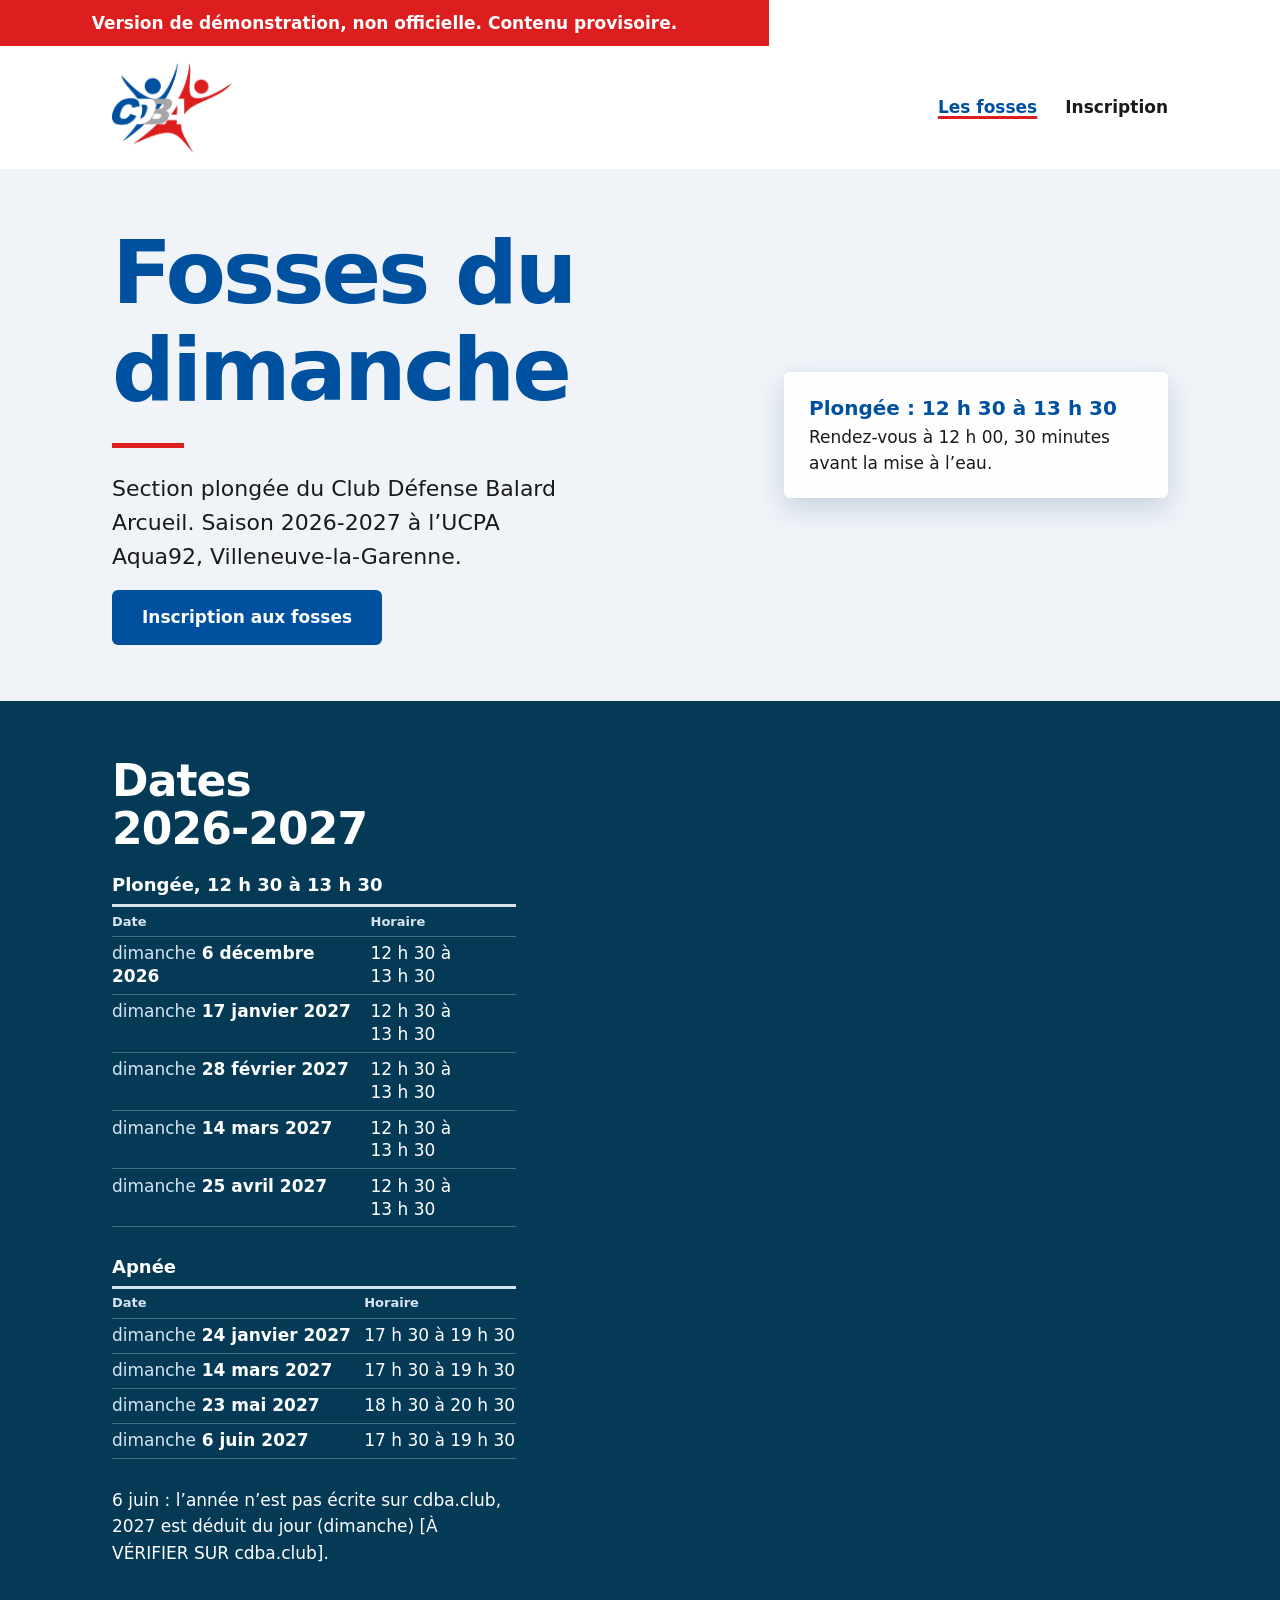
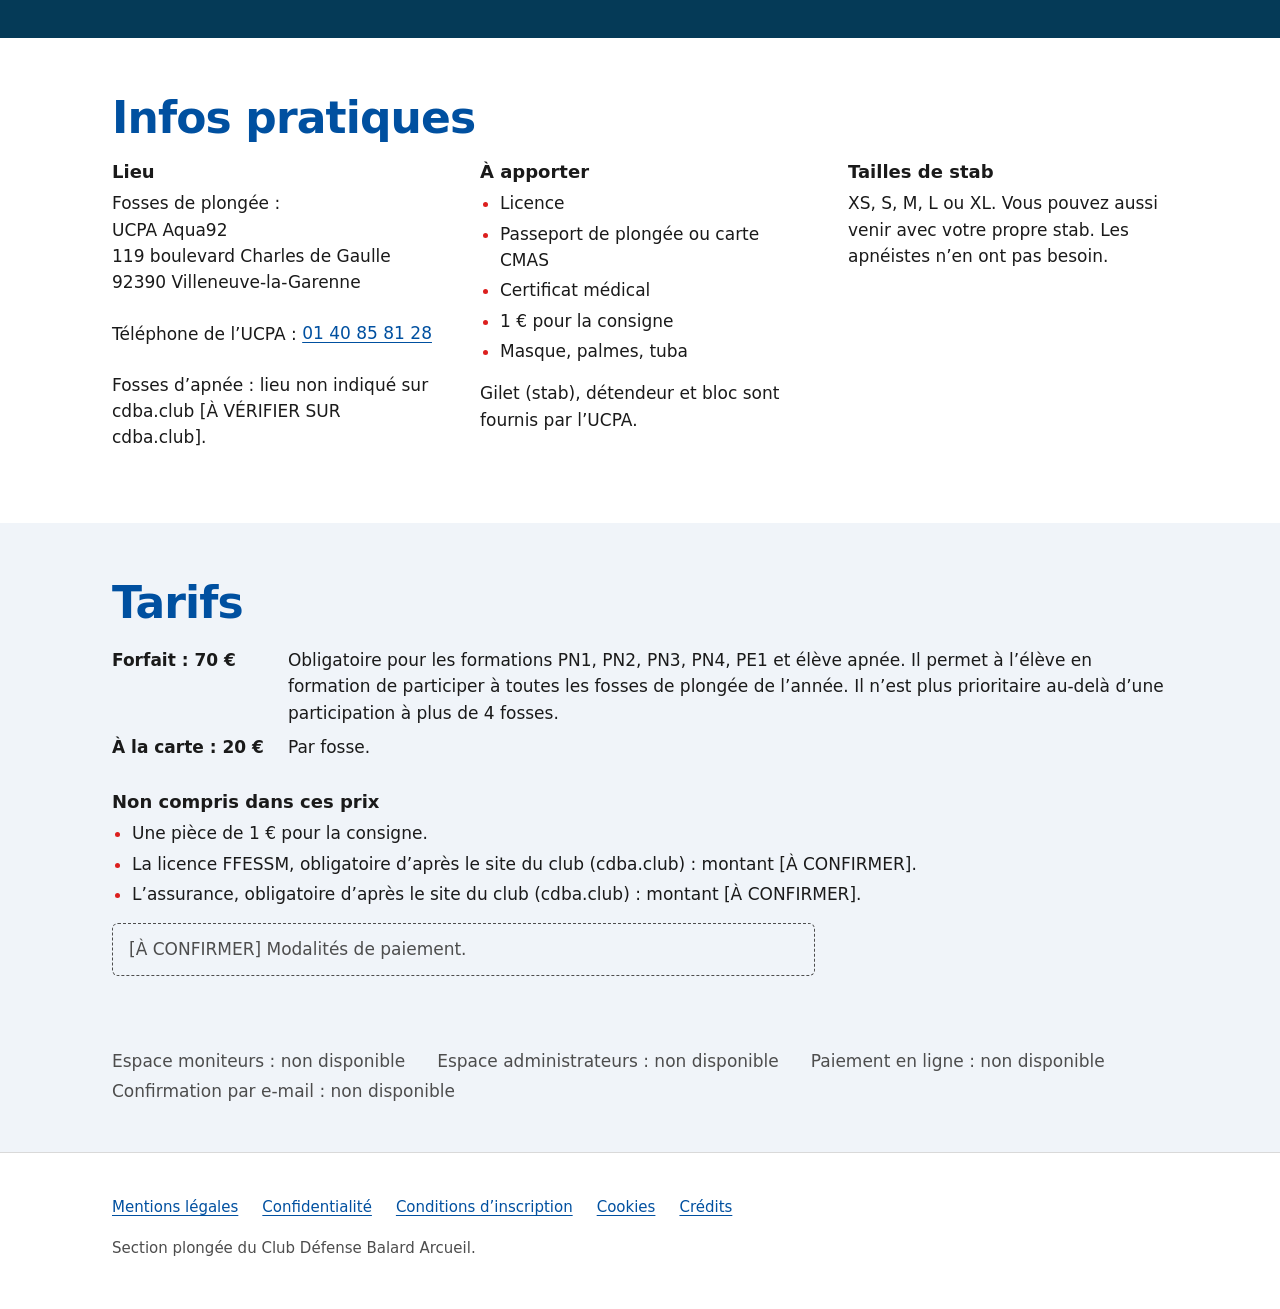
<file: index.html>
<!doctype html>
<html lang="fr">
<head>
<meta charset="utf-8">
<meta http-equiv="refresh" content="0; url=CDBA-demo-public/">
<meta name="robots" content="noindex, nofollow">
<title>CDBA - démonstration</title>
</head>
<body>
<p><a href="CDBA-demo-public/">Ouvrir la démonstration</a></p>
</body>
</html>
</file>
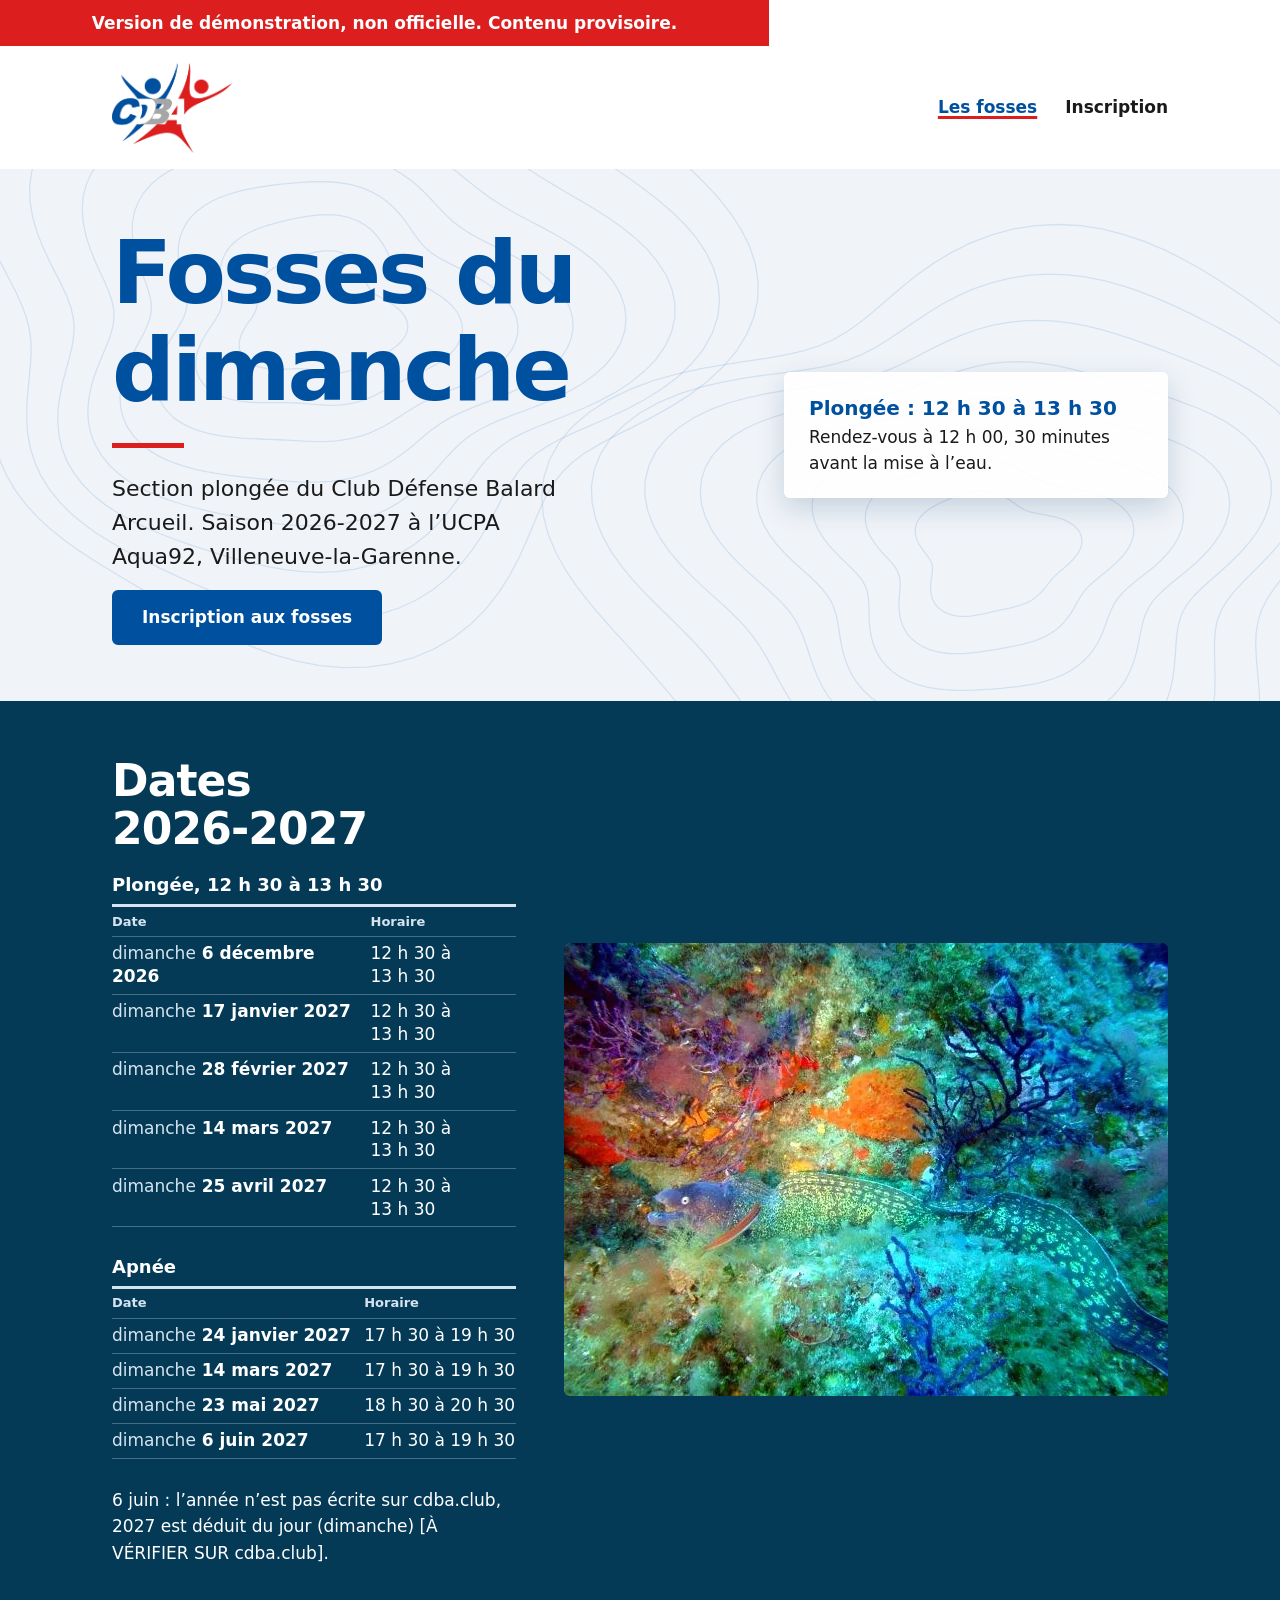
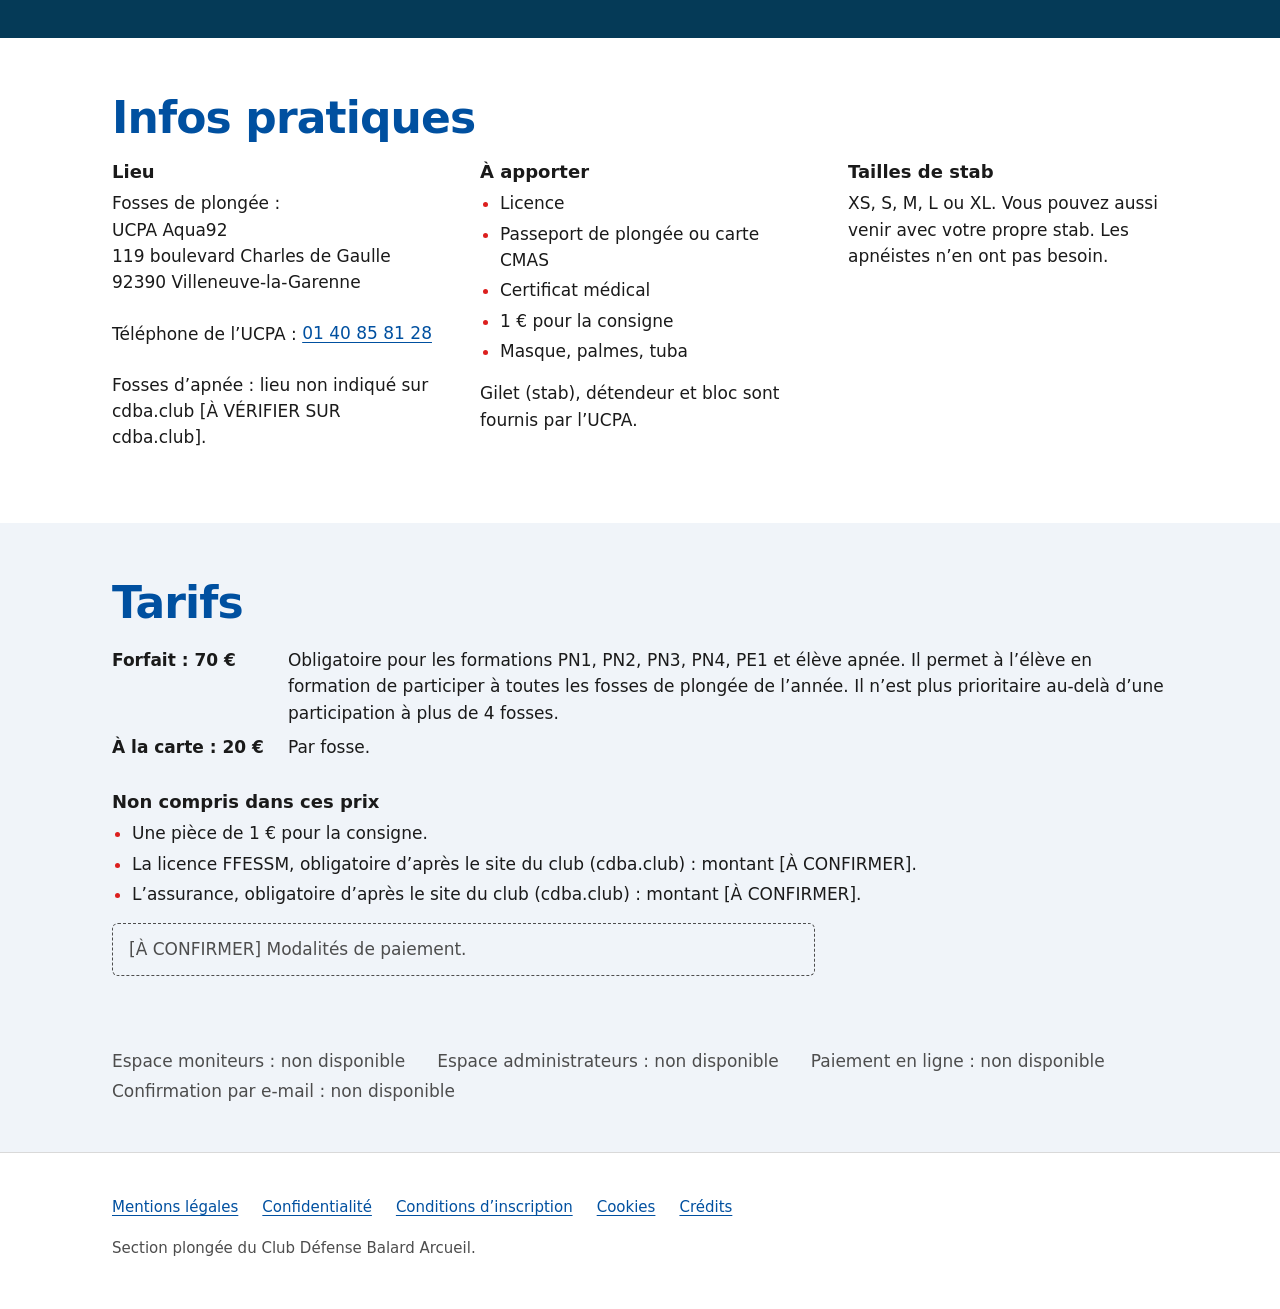
<file: CDBA-demo-public/index.html>
<!doctype html>
<html lang="fr">
<head>
  <meta charset="utf-8">
  <meta name="viewport" content="width=device-width, initial-scale=1">
  <meta http-equiv="Content-Security-Policy" content="default-src 'none'; img-src 'self'; style-src 'self'; script-src 'self'; form-action 'none'; base-uri 'none'">
  <meta name="referrer" content="no-referrer">
  <meta name="robots" content="noindex, nofollow">
  <meta name="theme-color" content="#ffffff">
  <title>Fosses du dimanche | Section plongée du CDBA</title>
  <meta name="description" content="Section plongée du Club Défense Balard Arcueil : dates, horaires, lieu et matériel des fosses du dimanche à l’UCPA Aqua92, saison 2026-2027.">
  <meta property="og:type" content="website">
  <meta property="og:locale" content="fr_FR">
  <meta property="og:site_name" content="Section plongée du CDBA">
  <meta property="og:title" content="Fosses du dimanche | Section plongée du CDBA">
  <meta property="og:description" content="Section plongée du Club Défense Balard Arcueil : dates, horaires, lieu et matériel des fosses du dimanche à l’UCPA Aqua92, saison 2026-2027.">
  <link rel="icon" href="img/logo-cdba.png" type="image/png">
  <link rel="stylesheet" href="css/style.css">
</head>
<body>
  <p class="bandeau-demo-publique">Version de démonstration, non officielle. Contenu provisoire.</p>
  <a class="lien-evitement" href="#contenu">Aller au contenu</a>

  <header class="entete">
    <div class="conteneur">
      <a class="marque" href="index.html">
        <img src="img/logo-cdba.png" width="511" height="391" alt="Club Défense Balard Arcueil, retour à l’accueil">
      </a>
      <nav class="nav" aria-label="Navigation principale">
        <ul>
          <li><a href="index.html" aria-current="page">Les fosses</a></li>
          <li><a href="inscription.html">Inscription</a></li>
        </ul>
      </nav>
    </div>
  </header>

  <main id="contenu">
    <section class="ouverture bande-claire motif" aria-labelledby="titre-page">
      <div class="conteneur">
        <div>
          <h1 id="titre-page">Fosses du dimanche</h1>
          <hr class="filet-rouge">
          <p class="chapeau">Section plongée du Club Défense Balard Arcueil. Saison 2026-2027 à l’UCPA Aqua92, Villeneuve-la-Garenne.</p>
          <a class="bouton" href="inscription.html">Inscription aux fosses</a>
        </div>
        <div class="verre">
          <p><strong>Plongée : 12&nbsp;h&nbsp;30 à 13&nbsp;h&nbsp;30</strong>Rendez-vous à 12&nbsp;h&nbsp;00, 30 minutes avant la mise à l’eau.</p>
        </div>
      </div>
    </section>

    <section class="rubrique bande-foncee" aria-labelledby="titre-dates">
      <div class="conteneur ensemble">
        <div>
          <h2 id="titre-dates">Dates 2026-2027</h2>
          <table class="horaires">
            <caption>Plongée, 12&nbsp;h&nbsp;30 à 13&nbsp;h&nbsp;30</caption>
            <thead>
              <tr><th scope="col">Date</th><th scope="col">Horaire</th></tr>
            </thead>
            <tbody>
              <tr><th scope="row"><span class="jour">dimanche</span> 6 décembre 2026</th><td>12&nbsp;h&nbsp;30 à 13&nbsp;h&nbsp;30</td></tr>
              <tr><th scope="row"><span class="jour">dimanche</span> 17 janvier 2027</th><td>12&nbsp;h&nbsp;30 à 13&nbsp;h&nbsp;30</td></tr>
              <tr><th scope="row"><span class="jour">dimanche</span> 28 février 2027</th><td>12&nbsp;h&nbsp;30 à 13&nbsp;h&nbsp;30</td></tr>
              <tr><th scope="row"><span class="jour">dimanche</span> 14 mars 2027</th><td>12&nbsp;h&nbsp;30 à 13&nbsp;h&nbsp;30</td></tr>
              <tr><th scope="row"><span class="jour">dimanche</span> 25 avril 2027</th><td>12&nbsp;h&nbsp;30 à 13&nbsp;h&nbsp;30</td></tr>
            </tbody>
          </table>
          <table class="horaires">
            <caption>Apnée</caption>
            <thead>
              <tr><th scope="col">Date</th><th scope="col">Horaire</th></tr>
            </thead>
            <tbody>
              <tr><th scope="row"><span class="jour">dimanche</span> 24 janvier 2027</th><td>17&nbsp;h&nbsp;30 à 19&nbsp;h&nbsp;30</td></tr>
              <tr><th scope="row"><span class="jour">dimanche</span> 14 mars 2027</th><td>17&nbsp;h&nbsp;30 à 19&nbsp;h&nbsp;30</td></tr>
              <tr><th scope="row"><span class="jour">dimanche</span> 23 mai 2027</th><td>18&nbsp;h&nbsp;30 à 20&nbsp;h&nbsp;30</td></tr>
              <tr><th scope="row"><span class="jour">dimanche</span> 6 juin 2027</th><td>17&nbsp;h&nbsp;30 à 19&nbsp;h&nbsp;30</td></tr>
            </tbody>
          </table>
          <p>6 juin : l’année n’est pas écrite sur cdba.club, 2027 est déduit du jour (dimanche) [À VÉRIFIER SUR cdba.club].</p>
        </div>
        <figure class="photo">
          <picture>
            <source srcset="img/murene.webp" type="image/webp">
            <img src="img/murene.jpg" width="604" height="453" loading="lazy" alt="Une murène tachetée sort la tête d’un rocher couvert d’éponges orange et de gorgones.">
          </picture>
        </figure>
      </div>
    </section>

    <section class="rubrique" aria-labelledby="titre-pratique">
      <div class="conteneur">
        <h2 id="titre-pratique">Infos pratiques</h2>
        <div class="colonnes">
          <div>
            <h3>Lieu</h3>
            <p>
              Fosses de plongée :<br>
              UCPA Aqua92<br>
              119 boulevard Charles de Gaulle<br>
              92390 Villeneuve-la-Garenne
            </p>
            <p>Téléphone de l’UCPA : <a class="lien-cible" href="tel:+33140858128">01&nbsp;40&nbsp;85&nbsp;81&nbsp;28</a></p>
            <p>Fosses d’apnée : lieu non indiqué sur cdba.club [À VÉRIFIER SUR cdba.club].</p>
          </div>
          <div>
            <h3>À apporter</h3>
            <ul class="liste">
              <li>Licence</li>
              <li>Passeport de plongée ou carte CMAS</li>
              <li>Certificat médical</li>
              <li>1&nbsp;€ pour la consigne</li>
              <li>Masque, palmes, tuba</li>
            </ul>
            <p>Gilet (stab), détendeur et bloc sont fournis par l’UCPA.</p>
          </div>
          <div>
            <h3>Tailles de stab</h3>
            <p>XS, S, M, L ou XL. Vous pouvez aussi venir avec votre propre stab. Les apnéistes n’en ont pas besoin.</p>
          </div>
        </div>
      </div>
    </section>

    <section class="rubrique bande-claire" aria-labelledby="titre-tarifs">
      <div class="conteneur">
        <h2 id="titre-tarifs">Tarifs</h2>
        <dl class="fiche">
          <dt>Forfait : 70&nbsp;€</dt>
          <dd>Obligatoire pour les formations PN1, PN2, PN3, PN4, PE1 et élève apnée. Il permet à l’élève en formation de participer à toutes les fosses de plongée de l’année. Il n’est plus prioritaire au-delà d’une participation à plus de 4 fosses.</dd>
          <dt>À la carte : 20&nbsp;€</dt>
          <dd>Par fosse.</dd>
        </dl>
        <h3>Non compris dans ces prix</h3>
        <ul class="liste">
          <li>Une pièce de 1&nbsp;€ pour la consigne.</li>
          <li>La licence FFESSM, obligatoire d’après le site du club (cdba.club) : montant [À CONFIRMER].</li>
          <li>L’assurance, obligatoire d’après le site du club (cdba.club) : montant [À CONFIRMER].</li>
        </ul>
        <p class="a-completer">[À CONFIRMER] Modalités de paiement.</p>
      </div>
    </section>

    <section class="a-venir" aria-label="Espaces à venir">
      <div class="conteneur">
        <ul>
          <li>Espace moniteurs : non disponible</li>
          <li>Espace administrateurs : non disponible</li>
          <li>Paiement en ligne : non disponible</li>
          <li>Confirmation par e-mail : non disponible</li>
        </ul>
      </div>
    </section>
  </main>

  <footer class="pied">
    <div class="conteneur">
      <ul>
        <li><a href="mentions-legales.html">Mentions légales</a></li>
        <li><a href="confidentialite.html">Confidentialité</a></li>
        <li><a href="conditions.html">Conditions d’inscription</a></li>
        <li><a href="cookies.html">Cookies</a></li>
        <li><a href="credits.html">Crédits</a></li>
      </ul>
      <p>Section plongée du Club Défense Balard Arcueil.</p>
    </div>
  </footer>
</body>
</html>
</file>
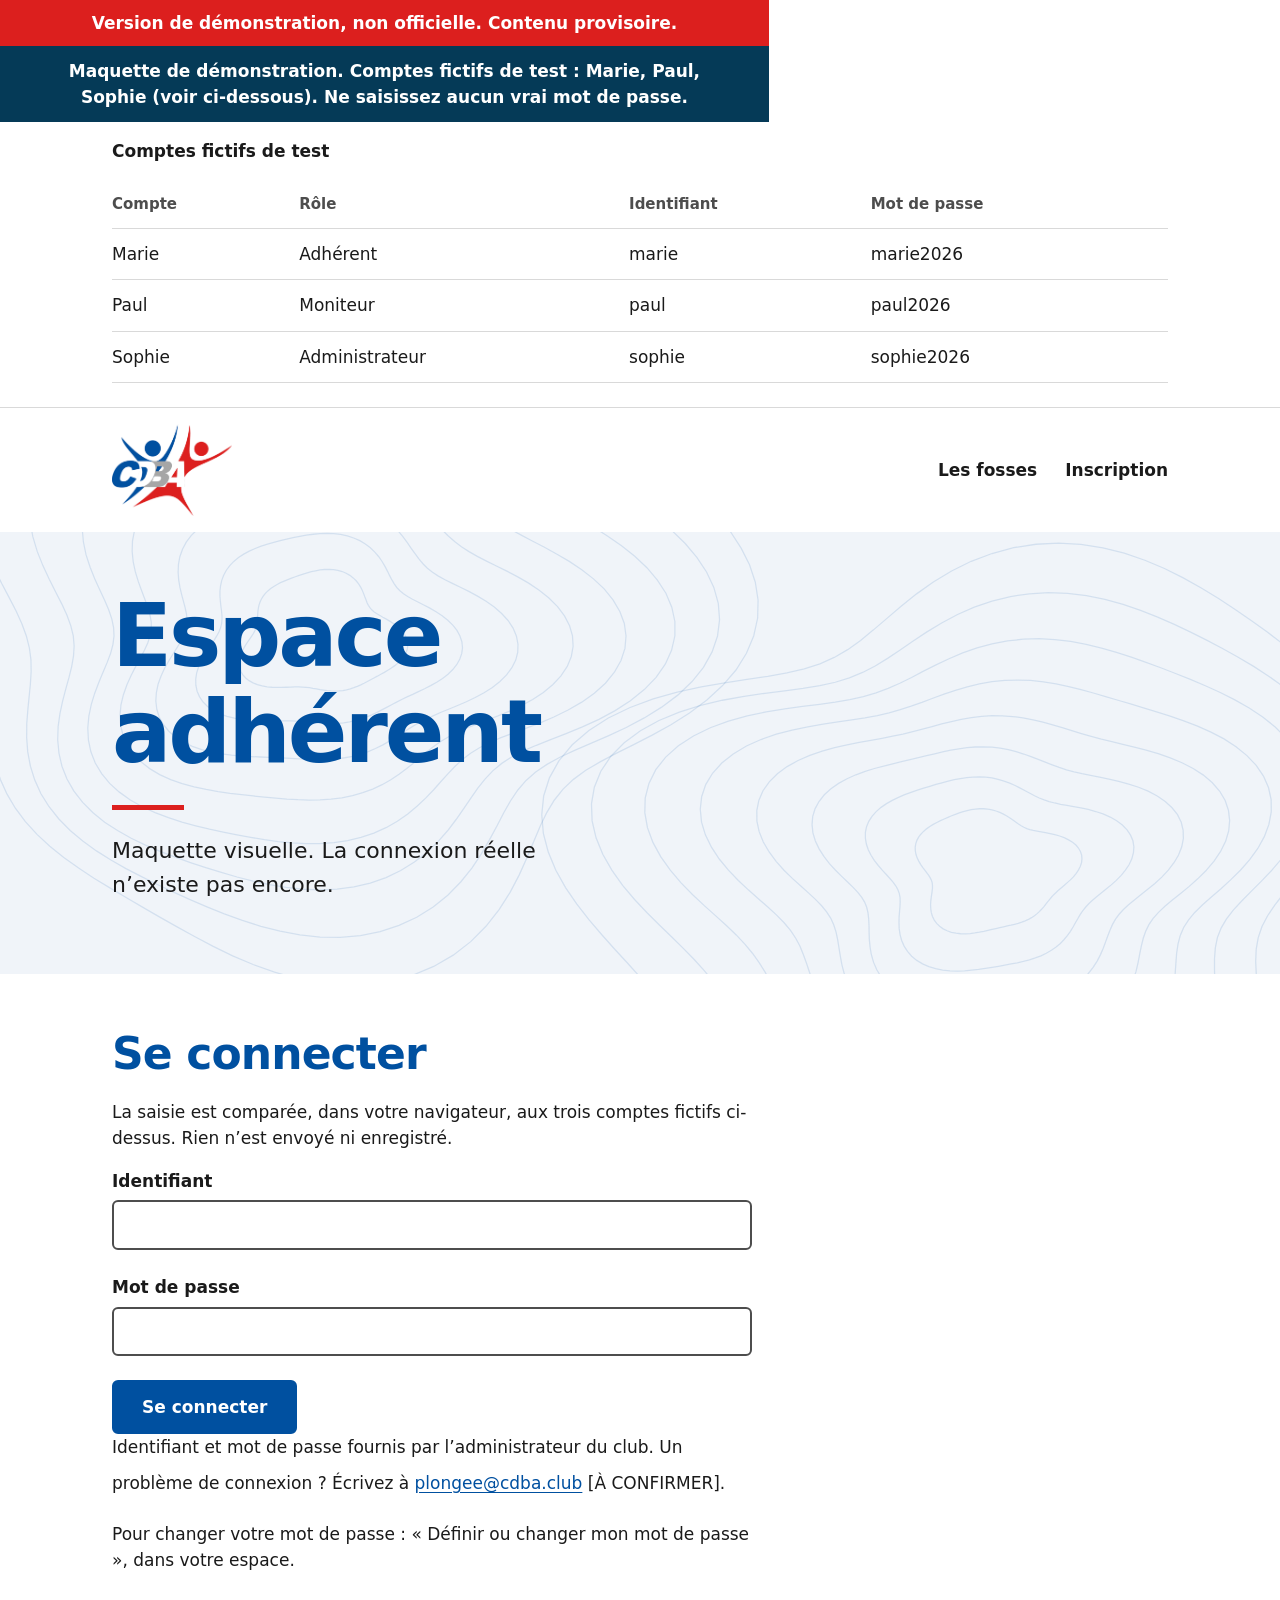
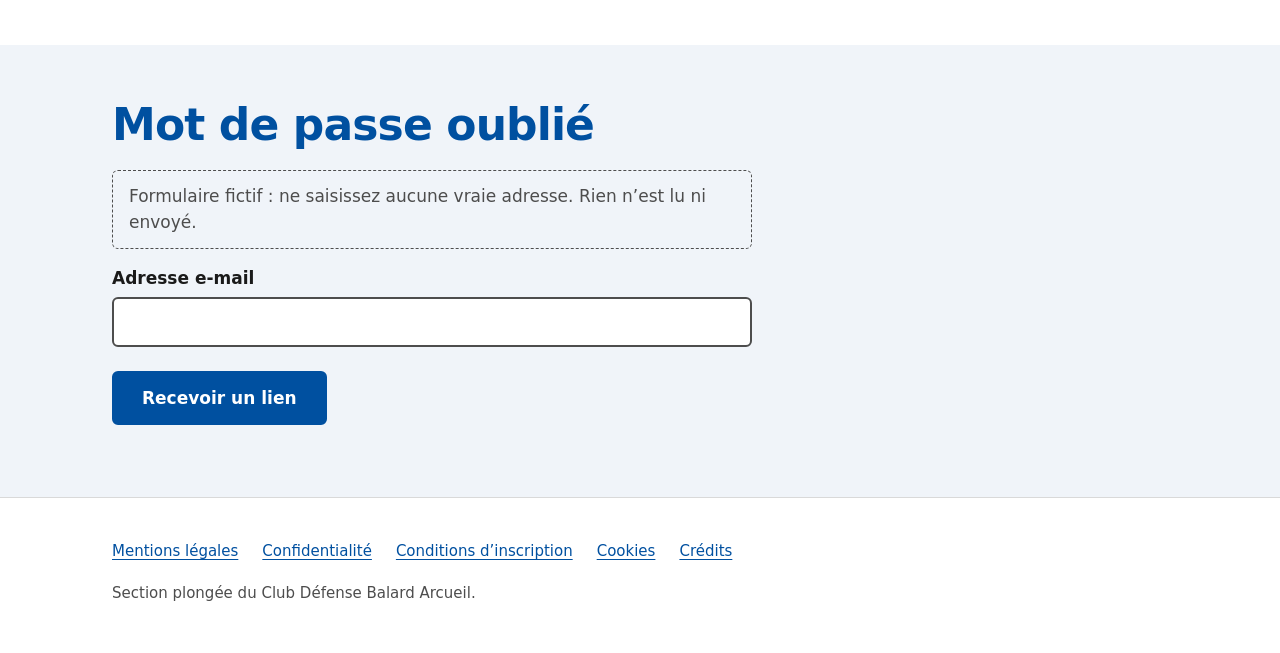
<file: CDBA-demo-public/connexion/index.html>
<!doctype html>
<html lang="fr">
<head>
  <meta charset="utf-8">
  <meta name="viewport" content="width=device-width, initial-scale=1">
  <meta http-equiv="Content-Security-Policy" content="default-src 'none'; img-src 'self'; style-src 'self'; script-src 'self'; form-action 'none'; base-uri 'none'">
  <meta name="referrer" content="no-referrer">
  <meta name="robots" content="noindex, nofollow">
  <meta name="theme-color" content="#ffffff">
  <title>Connexion (maquette) | Section plongée du CDBA</title>
  <link rel="icon" href="../img/logo-cdba.png" type="image/png">
  <link rel="stylesheet" href="../css/style.css">
  <script src="../js/demo-comptes.js" defer></script>
  <script src="../js/inscription.js" defer></script>
</head>
<body>
  <p class="bandeau-demo-publique">Version de démonstration, non officielle. Contenu provisoire.</p>
  <p class="bandeau-maquette">Maquette de démonstration. Comptes fictifs de test : Marie, Paul, Sophie (voir ci-dessous). Ne saisissez aucun vrai mot de passe.</p>
  <section class="comptes-demo" aria-labelledby="titre-comptes-demo">
    <div class="conteneur">
      <p id="titre-comptes-demo"><strong>Comptes fictifs de test</strong></p>
      <table class="tableau">
        <thead>
          <tr><th scope="col">Compte</th><th scope="col">Rôle</th><th scope="col">Identifiant</th><th scope="col">Mot de passe</th></tr>
        </thead>
        <tbody>
          <tr><td>Marie</td><td>Adhérent</td><td>marie</td><td>marie2026</td></tr>
          <tr><td>Paul</td><td>Moniteur</td><td>paul</td><td>paul2026</td></tr>
          <tr><td>Sophie</td><td>Administrateur</td><td>sophie</td><td>sophie2026</td></tr>
        </tbody>
      </table>
    </div>
  </section>
  <a class="lien-evitement" href="#contenu">Aller au contenu</a>

  <header class="entete">
    <div class="conteneur">
      <a class="marque" href="../index.html">
        <img src="../img/logo-cdba.png" width="511" height="391" alt="Club Défense Balard Arcueil, retour au site public">
      </a>
      <nav class="nav" aria-label="Navigation principale">
        <ul>
          <li><a href="../index.html">Les fosses</a></li>
          <li><a href="../inscription.html">Inscription</a></li>
        </ul>
      </nav>
    </div>
  </header>

  <main id="contenu">
    <section class="ouverture bande-claire motif" aria-labelledby="titre-page">
      <div class="conteneur">
        <div>
          <h1 id="titre-page">Espace adhérent</h1>
          <hr class="filet-rouge">
          <p class="chapeau">Maquette visuelle. La connexion réelle n’existe pas encore.</p>
        </div>
      </div>
    </section>

    <section class="rubrique">
      <div class="conteneur">
        <form class="formulaire" id="formulaire-connexion" aria-labelledby="titre-connexion" autocomplete="off" novalidate>
          <h2 id="titre-connexion">Se connecter</h2>
          <p>La saisie est comparée, dans votre navigateur, aux trois comptes fictifs ci-dessus. Rien n’est envoyé ni enregistré.</p>
          <div class="champ">
            <label for="identifiant">Identifiant</label>
            <input type="text" id="identifiant" autocomplete="off" autocapitalize="none" spellcheck="false" aria-describedby="erreur-identifiant">
            <p class="erreur-champ" id="erreur-identifiant" hidden></p>
          </div>
          <div class="champ">
            <label for="mot-de-passe">Mot de passe</label>
            <input type="password" id="mot-de-passe" autocomplete="off" aria-describedby="erreur-mot-de-passe">
            <p class="erreur-champ" id="erreur-mot-de-passe" hidden></p>
          </div>
          <p class="actions">
            <button class="bouton" type="submit">Se connecter</button>
          </p>
          <p>Identifiant et mot de passe fournis par l’administrateur du club. Un problème de connexion ? Écrivez à <a class="lien-cible" href="mailto:plongee@cdba.club">plongee@cdba.club</a> [À CONFIRMER].</p>
          <p>Pour changer votre mot de passe : « Définir ou changer mon mot de passe », dans votre espace.</p>
        </form>
      </div>
    </section>

    <section class="rubrique bande-claire" aria-labelledby="titre-oubli">
      <div class="conteneur">
        <form class="formulaire formulaire-fictif" id="formulaire-oubli" method="post" novalidate aria-labelledby="titre-oubli">
          <h2 id="titre-oubli">Mot de passe oublié</h2>
          <p class="a-completer">Formulaire fictif : ne saisissez aucune vraie adresse. Rien n’est lu ni envoyé.</p>
          <div class="champ">
            <label for="oubli-e-mail">Adresse e-mail</label>
            <input type="email" id="oubli-e-mail" autocomplete="off">
          </div>
          <p><button class="bouton" type="submit">Recevoir un lien</button></p>
          <div class="message" role="status" tabindex="-1" data-texte="Si ce compte existe, un e-mail est envoyé. Simulation : aucun e-mail n’est envoyé, l’adresse n’a été ni lue ni enregistrée."></div>
        </form>
      </div>
    </section>
  </main>

  <footer class="pied">
    <div class="conteneur">
      <ul>
        <li><a href="../mentions-legales.html">Mentions légales</a></li>
        <li><a href="../confidentialite.html">Confidentialité</a></li>
        <li><a href="../conditions.html">Conditions d’inscription</a></li>
        <li><a href="../cookies.html">Cookies</a></li>
        <li><a href="../credits.html">Crédits</a></li>
      </ul>
      <p>Section plongée du Club Défense Balard Arcueil.</p>
    </div>
  </footer>
</body>
</html>
</file>
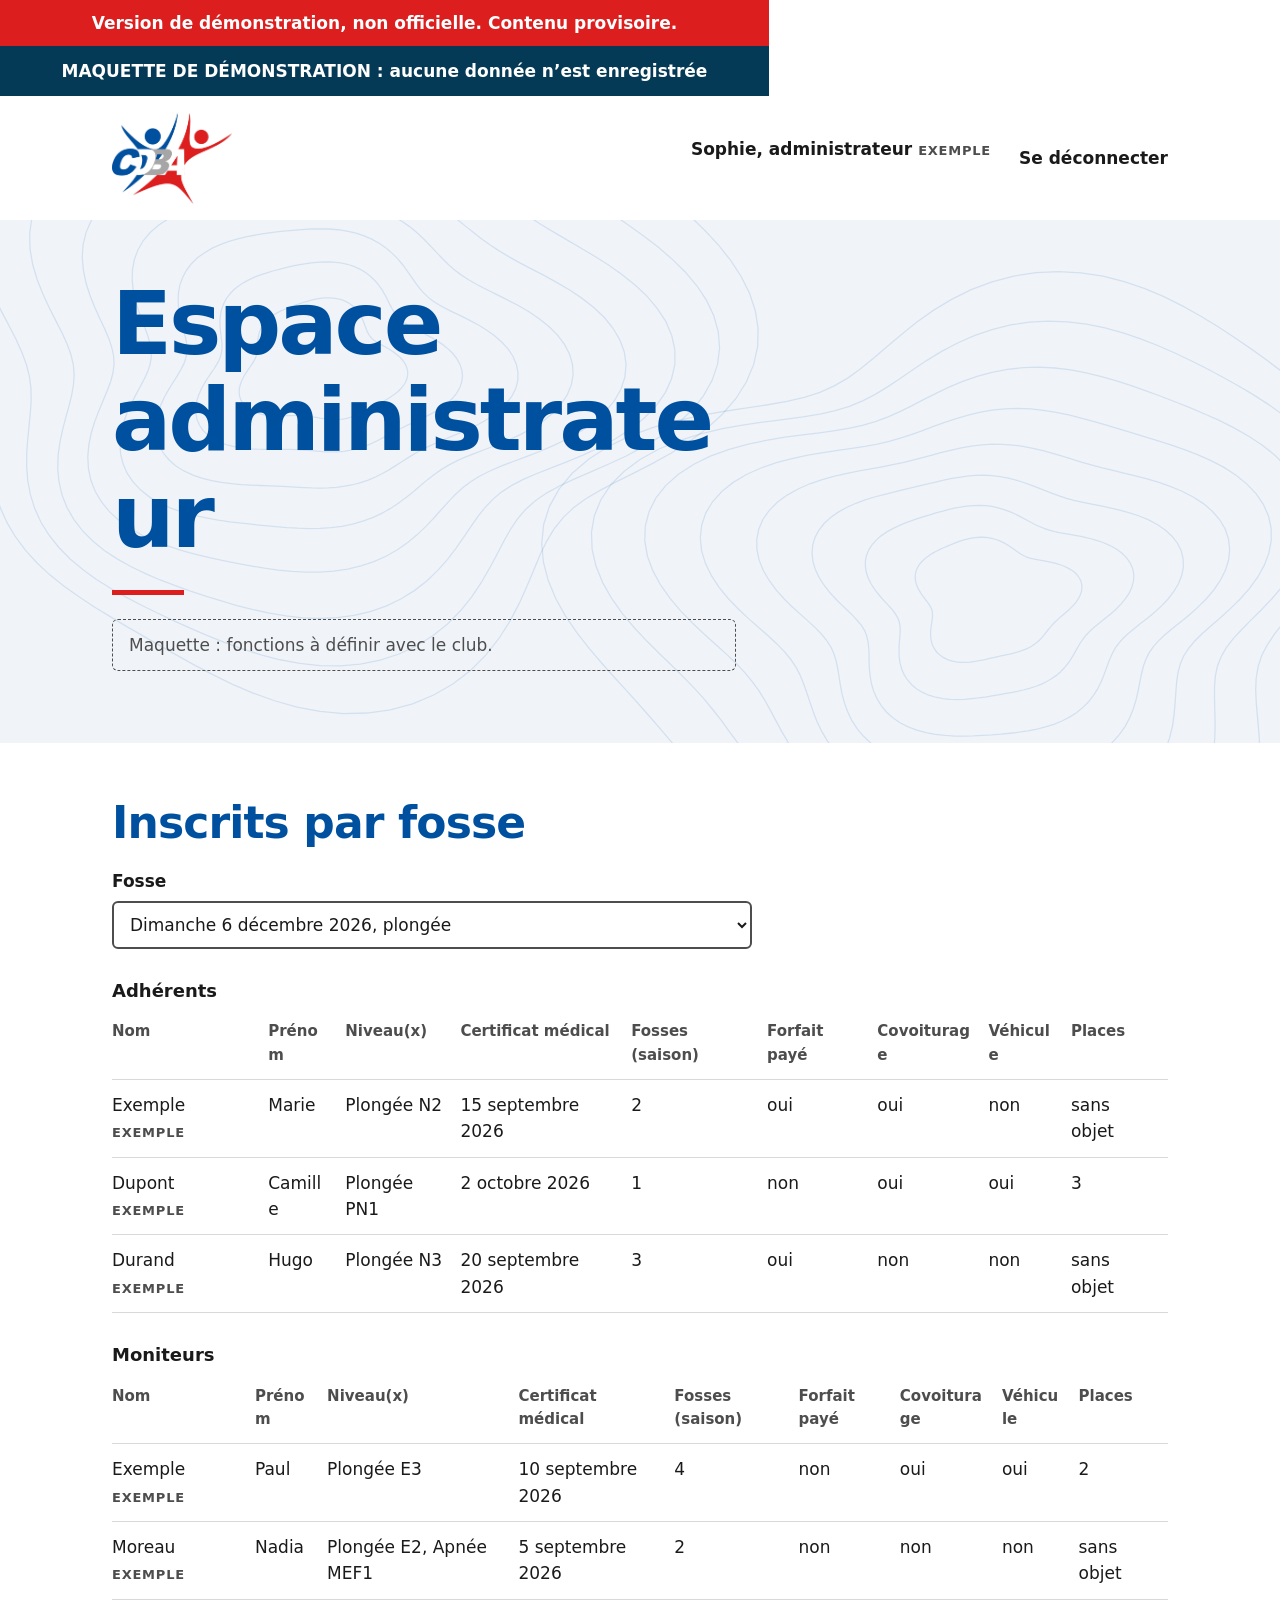
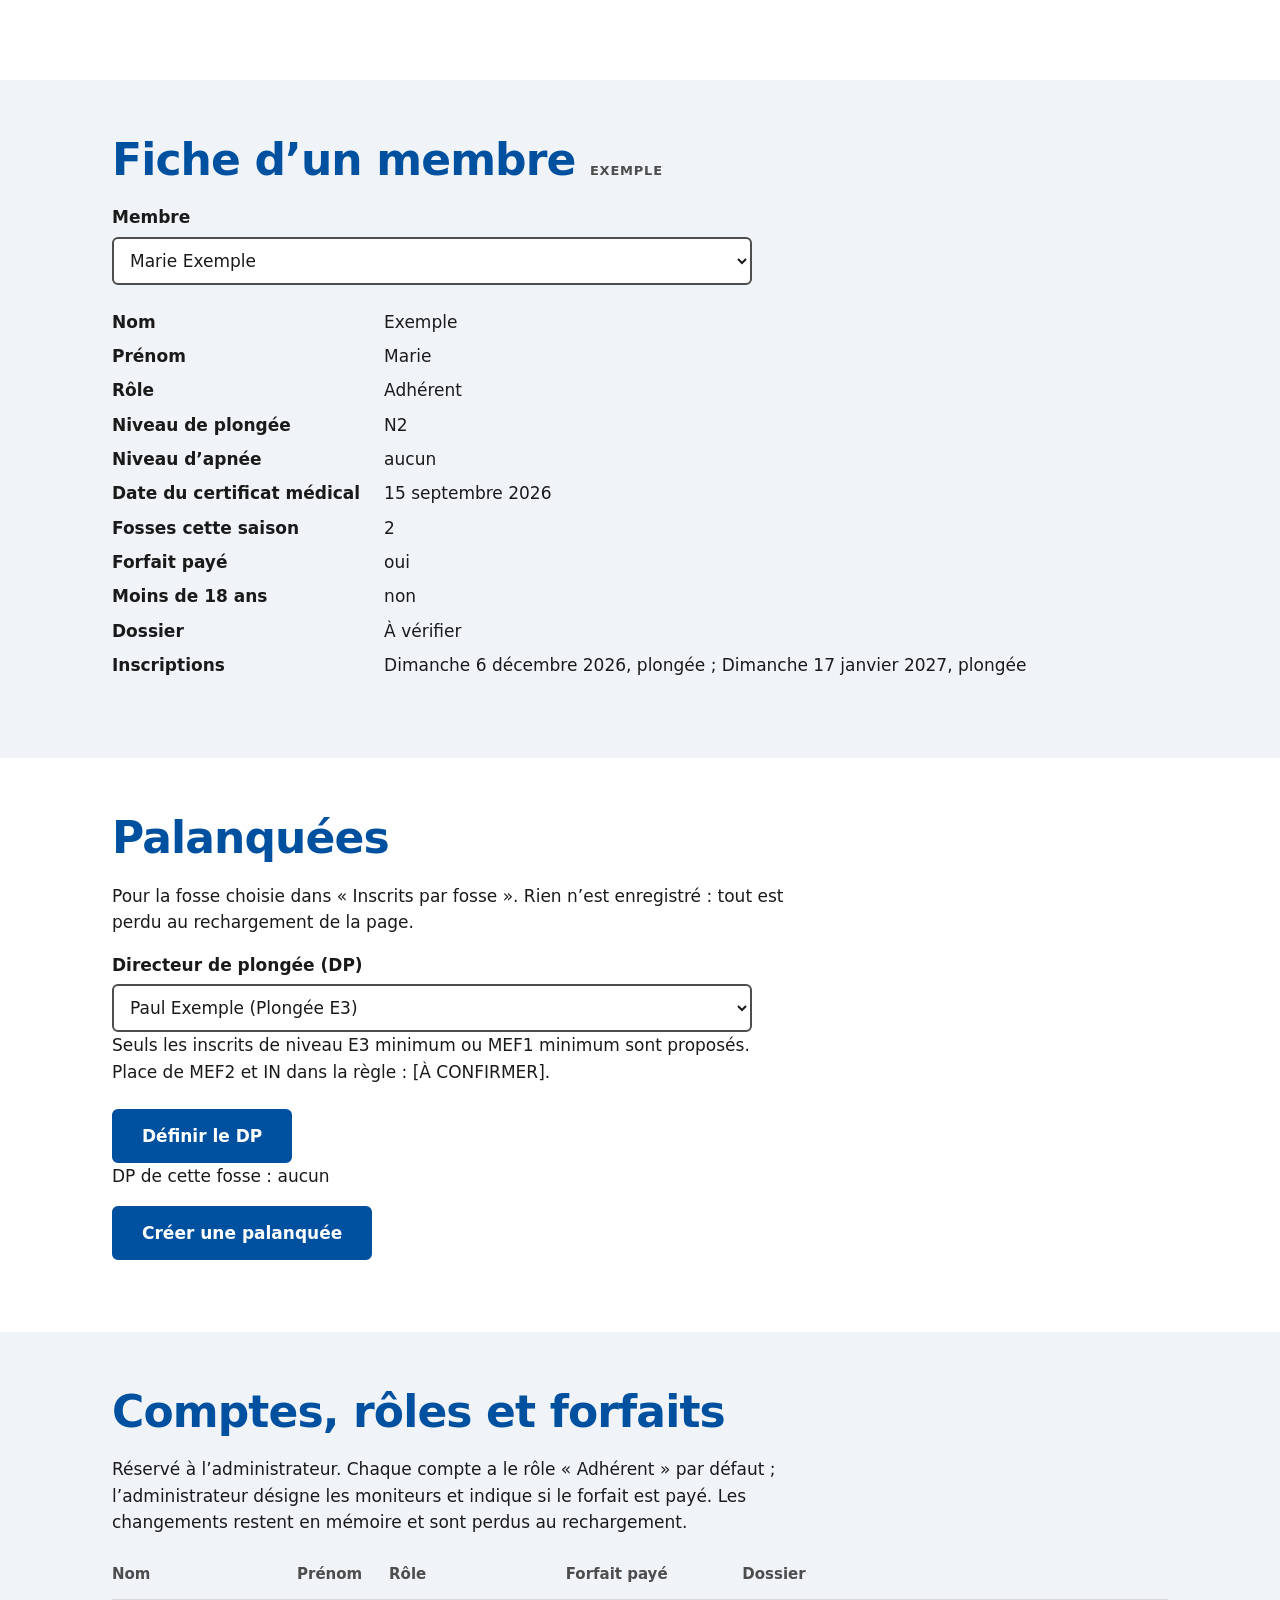
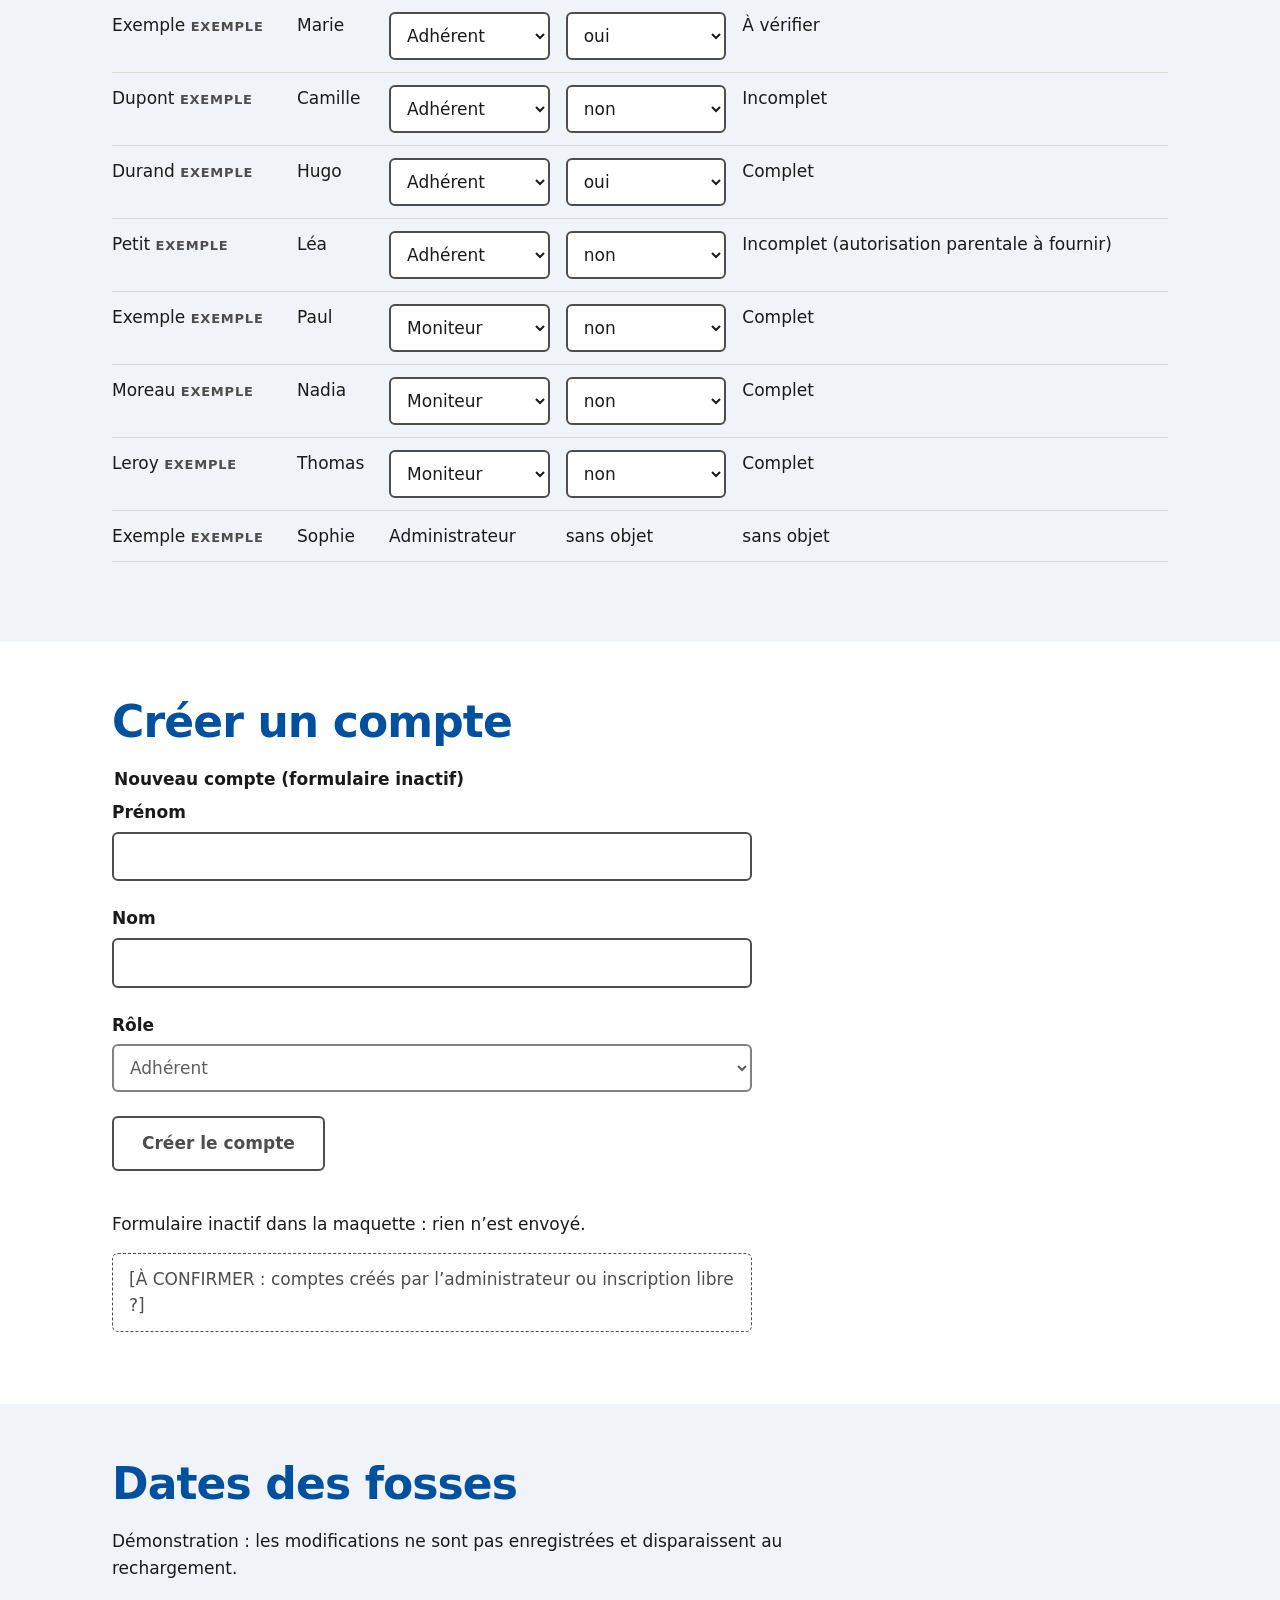
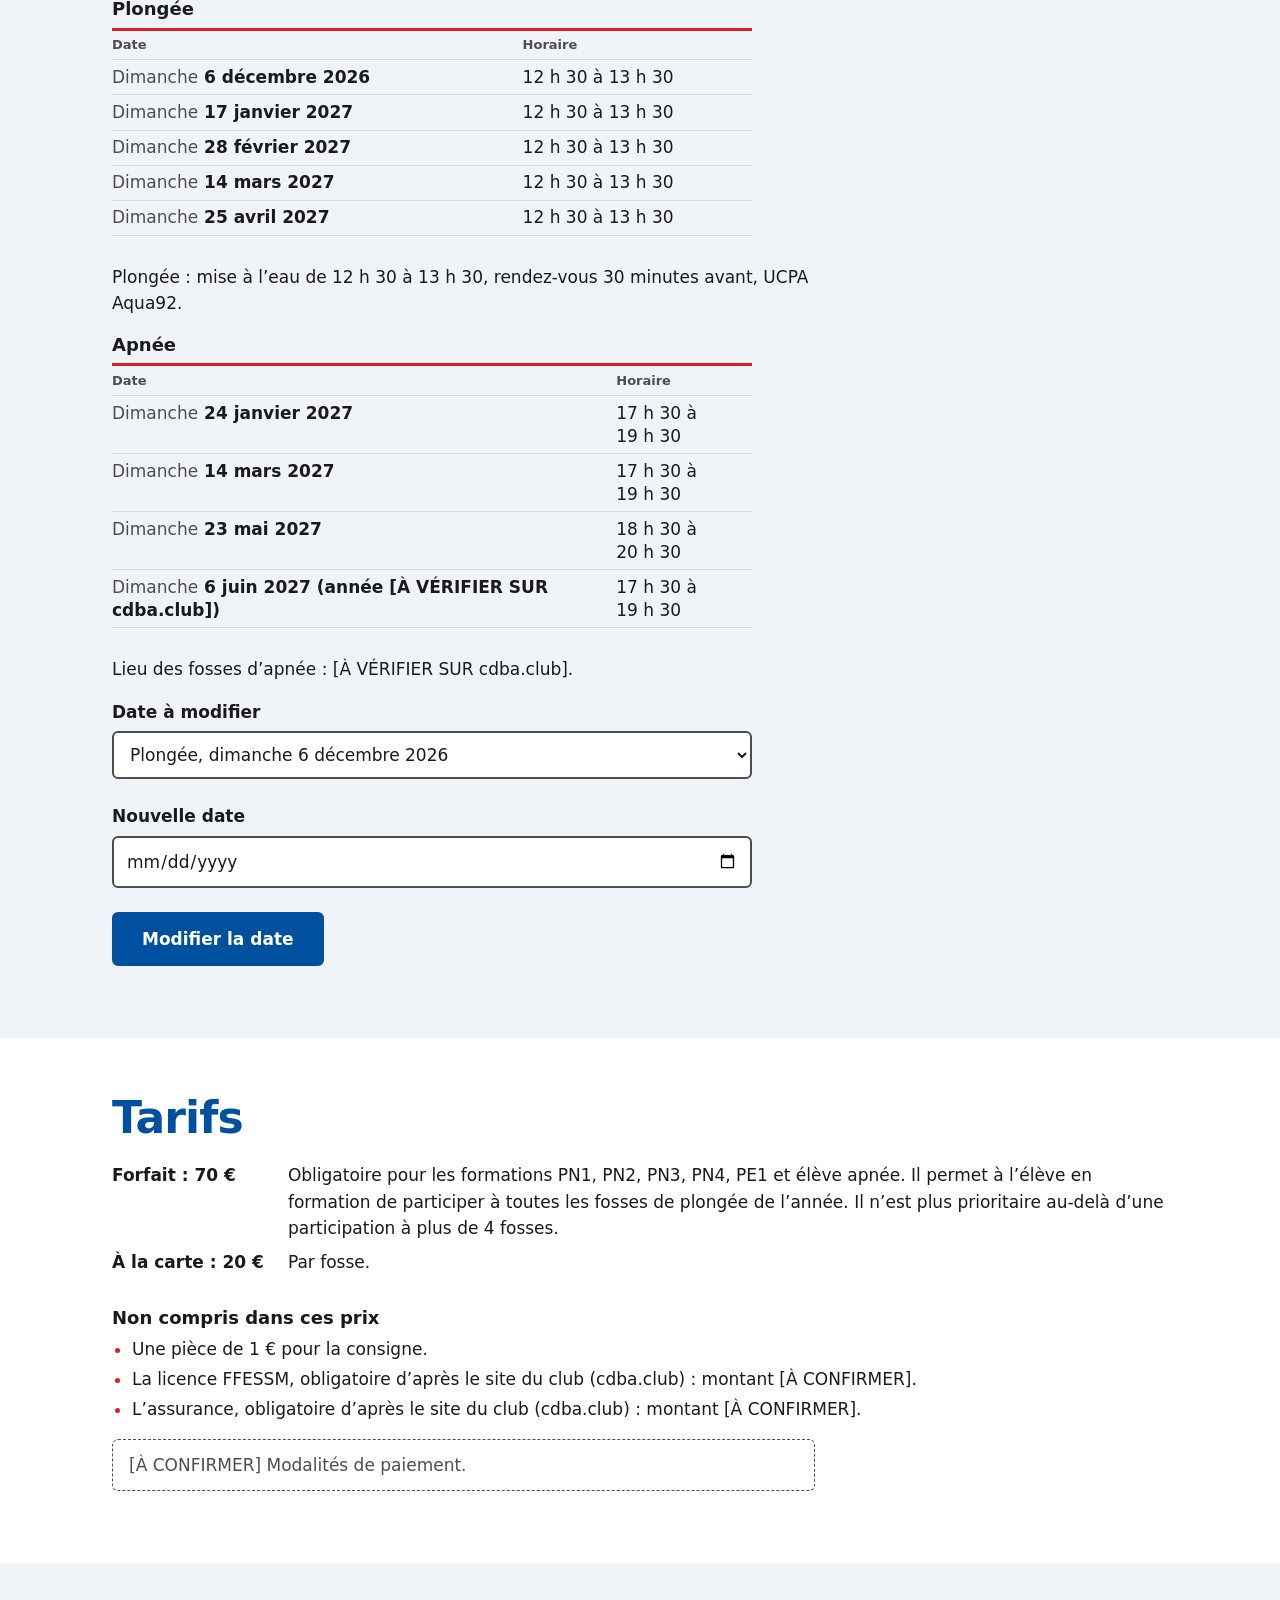
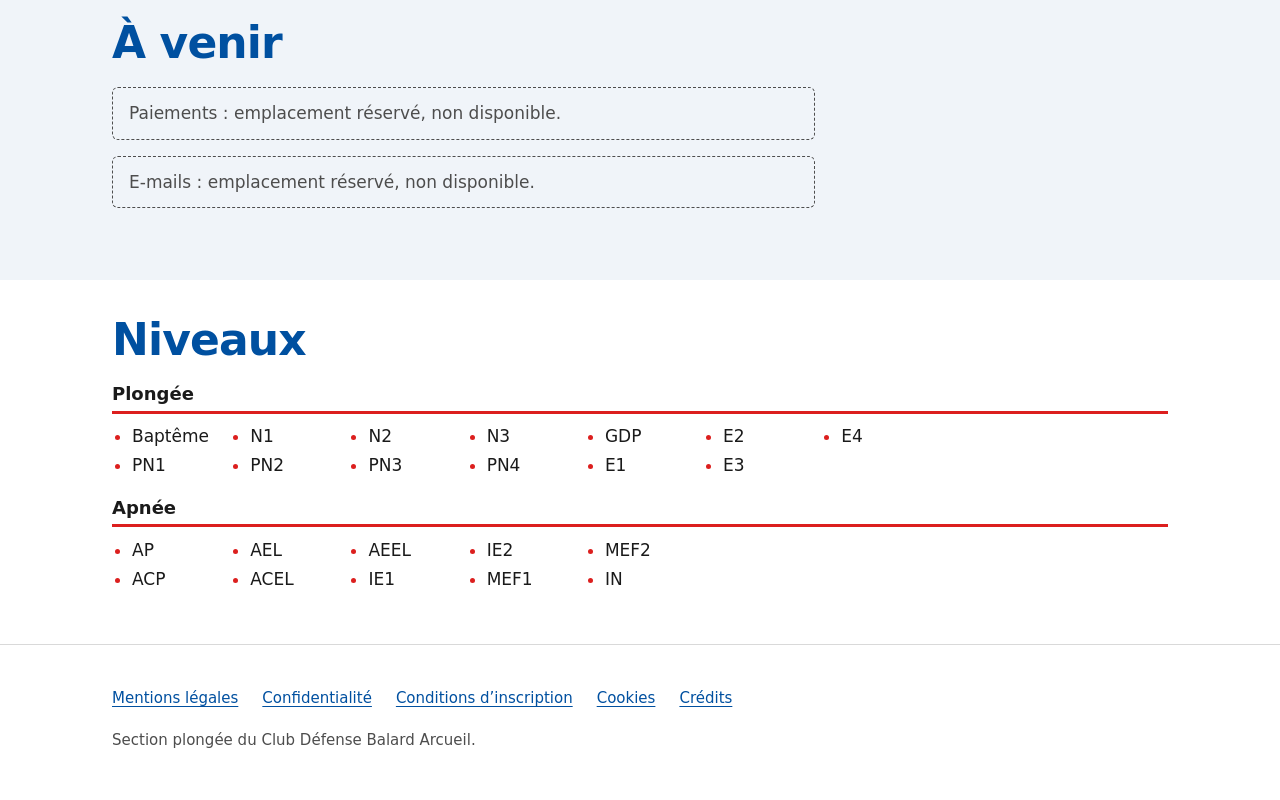
<file: CDBA-demo-public/espace-admin-demo/index.html>
<!doctype html>
<html lang="fr">
<head>
  <meta charset="utf-8">
  <meta name="viewport" content="width=device-width, initial-scale=1">
  <meta http-equiv="Content-Security-Policy" content="default-src 'none'; img-src 'self'; style-src 'self'; script-src 'self'; form-action 'none'; base-uri 'none'">
  <meta name="referrer" content="no-referrer">
  <meta name="robots" content="noindex, nofollow">
  <meta name="theme-color" content="#ffffff">
  <title>Espace administrateur (maquette) | Section plongée du CDBA</title>
  <link rel="icon" href="../img/logo-cdba.png" type="image/png">
  <link rel="stylesheet" href="../css/style.css">
  <script src="../js/encadrement.js" defer></script>
  <script src="../js/dates-fosses.js" defer></script>
</head>
<body>
  <p class="bandeau-demo-publique">Version de démonstration, non officielle. Contenu provisoire.</p>
  <p class="bandeau-maquette">MAQUETTE DE DÉMONSTRATION : aucune donnée n’est enregistrée</p>
  <a class="lien-evitement" href="#contenu">Aller au contenu</a>

  <header class="entete">
    <div class="conteneur">
      <a class="marque" href="../index.html">
        <img src="../img/logo-cdba.png" width="511" height="391" alt="Club Défense Balard Arcueil, retour au site public">
      </a>
      <nav class="nav" aria-label="Compte">
        <ul>
          <li><p class="utilisateur">Sophie, administrateur <span class="exemple">EXEMPLE</span></p></li>
          <li><a href="../index.html">Se déconnecter</a></li>
        </ul>
      </nav>
    </div>
  </header>

  <main id="contenu">
    <section class="ouverture bande-claire motif" aria-labelledby="titre-page">
      <div class="conteneur">
        <div>
          <h1 id="titre-page">Espace administrateur</h1>
          <hr class="filet-rouge">
          <p class="a-completer">Maquette : fonctions à définir avec le club.</p>
        </div>
      </div>
    </section>

    <section class="rubrique" aria-labelledby="titre-inscrits">
      <div class="conteneur">
        <h2 id="titre-inscrits">Inscrits par fosse</h2>
        <div class="champ formulaire">
          <label for="choix-fosse">Fosse</label>
          <select id="choix-fosse"></select>
        </div>
        <noscript><p class="a-completer">Cette maquette a besoin de JavaScript pour afficher les listes.</p></noscript>
        <h3 id="titre-adherents">Adhérents</h3>
        <div class="defilement" role="region" aria-labelledby="titre-adherents" tabindex="0">
          <table class="tableau">
            <thead>
              <tr><th scope="col">Nom</th><th scope="col">Prénom</th><th scope="col">Niveau(x)</th><th scope="col">Certificat médical</th><th scope="col">Fosses (saison)</th><th scope="col">Forfait payé</th><th scope="col">Covoiturage</th><th scope="col">Véhicule</th><th scope="col">Places</th></tr>
            </thead>
            <tbody id="liste-adherents"></tbody>
          </table>
        </div>
        <h3 id="titre-moniteurs">Moniteurs</h3>
        <div class="defilement" role="region" aria-labelledby="titre-moniteurs" tabindex="0">
          <table class="tableau">
            <thead>
              <tr><th scope="col">Nom</th><th scope="col">Prénom</th><th scope="col">Niveau(x)</th><th scope="col">Certificat médical</th><th scope="col">Fosses (saison)</th><th scope="col">Forfait payé</th><th scope="col">Covoiturage</th><th scope="col">Véhicule</th><th scope="col">Places</th></tr>
            </thead>
            <tbody id="liste-moniteurs"></tbody>
          </table>
        </div>
      </div>
    </section>

    <section class="rubrique bande-claire" aria-labelledby="titre-fiche">
      <div class="conteneur">
        <h2 id="titre-fiche">Fiche d’un membre <span class="exemple">EXEMPLE</span></h2>
        <div class="champ formulaire">
          <label for="choix-fiche">Membre</label>
          <select id="choix-fiche"></select>
        </div>
        <dl class="fiche" id="fiche"></dl>
      </div>
    </section>

    <section class="rubrique" aria-labelledby="titre-palanquees">
      <div class="conteneur">
        <h2 id="titre-palanquees">Palanquées</h2>
        <p>Pour la fosse choisie dans « Inscrits par fosse ». Rien n’est enregistré : tout est perdu au rechargement de la page.</p>
        <div class="formulaire">
          <div class="champ">
            <label for="choix-dp">Directeur de plongée (DP)</label>
            <select id="choix-dp" aria-describedby="regle-dp erreur-dp"></select>
            <p id="regle-dp">Seuls les inscrits de niveau E3 minimum ou MEF1 minimum sont proposés. Place de MEF2 et IN dans la règle : [À CONFIRMER].</p>
            <p class="erreur-champ" id="erreur-dp" hidden></p>
          </div>
          <p class="actions"><button class="bouton" type="button" id="definir-dp">Définir le DP</button></p>
          <p id="dp-actuel"></p>
          <p class="actions"><button class="bouton" type="button" id="creer-palanquee">Créer une palanquée</button></p>
          <p id="annonce-palanquees" role="status"></p>
          <div id="palanquees"></div>
        </div>
      </div>
    </section>

    <section class="rubrique bande-claire" aria-labelledby="titre-comptes">
      <div class="conteneur">
        <h2 id="titre-comptes">Comptes, rôles et forfaits</h2>
        <p>Réservé à l’administrateur. Chaque compte a le rôle « Adhérent » par défaut ; l’administrateur désigne les moniteurs et indique si le forfait est payé. Les changements restent en mémoire et sont perdus au rechargement.</p>
        <div class="defilement" role="region" aria-labelledby="titre-comptes" tabindex="0">
          <table class="tableau">
            <thead>
              <tr><th scope="col">Nom</th><th scope="col">Prénom</th><th scope="col">Rôle</th><th scope="col">Forfait payé</th><th scope="col">Dossier</th></tr>
            </thead>
            <tbody id="comptes"></tbody>
          </table>
        </div>
        <p id="annonce-comptes" role="status"></p>
      </div>
    </section>

    <section class="rubrique" aria-labelledby="titre-creer">
      <div class="conteneur">
        <h2 id="titre-creer">Créer un compte</h2>
        <form class="formulaire" aria-labelledby="titre-creer">
          <fieldset disabled>
            <legend>Nouveau compte (formulaire inactif)</legend>
            <div class="champ">
              <label for="nouveau-prenom">Prénom</label>
              <input type="text" id="nouveau-prenom" autocomplete="off">
            </div>
            <div class="champ">
              <label for="nouveau-nom">Nom</label>
              <input type="text" id="nouveau-nom" autocomplete="off">
            </div>
            <div class="champ">
              <label for="nouveau-role">Rôle</label>
              <select id="nouveau-role">
                <option>Adhérent</option>
                <option>Moniteur</option>
                <option>Administrateur</option>
              </select>
            </div>
            <p><button class="bouton" type="button">Créer le compte</button></p>
          </fieldset>
          <p>Formulaire inactif dans la maquette : rien n’est envoyé.</p>
          <p class="a-completer">[À CONFIRMER : comptes créés par l’administrateur ou inscription libre ?]</p>
        </form>
      </div>
    </section>

    <section class="rubrique bande-claire" aria-labelledby="titre-dates">
      <div class="conteneur">
        <h2 id="titre-dates">Dates des fosses</h2>
        <p>Démonstration : les modifications ne sont pas enregistrées et disparaissent au rechargement.</p>
        <table class="horaires">
          <caption>Plongée</caption>
          <thead>
            <tr><th scope="col">Date</th><th scope="col">Horaire</th></tr>
          </thead>
          <tbody>
            <tr data-date="2026-12-06"><th scope="row"><span class="jour">Dimanche</span> 6 décembre 2026</th><td>12&nbsp;h&nbsp;30 à 13&nbsp;h&nbsp;30</td></tr>
            <tr data-date="2027-01-17"><th scope="row"><span class="jour">Dimanche</span> 17 janvier 2027</th><td>12&nbsp;h&nbsp;30 à 13&nbsp;h&nbsp;30</td></tr>
            <tr data-date="2027-02-28"><th scope="row"><span class="jour">Dimanche</span> 28 février 2027</th><td>12&nbsp;h&nbsp;30 à 13&nbsp;h&nbsp;30</td></tr>
            <tr data-date="2027-03-14"><th scope="row"><span class="jour">Dimanche</span> 14 mars 2027</th><td>12&nbsp;h&nbsp;30 à 13&nbsp;h&nbsp;30</td></tr>
            <tr data-date="2027-04-25"><th scope="row"><span class="jour">Dimanche</span> 25 avril 2027</th><td>12&nbsp;h&nbsp;30 à 13&nbsp;h&nbsp;30</td></tr>
          </tbody>
        </table>
        <p>Plongée : mise à l’eau de 12&nbsp;h&nbsp;30 à 13&nbsp;h&nbsp;30, rendez-vous 30 minutes avant, UCPA Aqua92.</p>
        <table class="horaires">
          <caption>Apnée</caption>
          <thead>
            <tr><th scope="col">Date</th><th scope="col">Horaire</th></tr>
          </thead>
          <tbody>
            <tr data-date="2027-01-24"><th scope="row"><span class="jour">Dimanche</span> 24 janvier 2027</th><td>17&nbsp;h&nbsp;30 à 19&nbsp;h&nbsp;30</td></tr>
            <tr data-date="2027-03-14"><th scope="row"><span class="jour">Dimanche</span> 14 mars 2027</th><td>17&nbsp;h&nbsp;30 à 19&nbsp;h&nbsp;30</td></tr>
            <tr data-date="2027-05-23"><th scope="row"><span class="jour">Dimanche</span> 23 mai 2027</th><td>18&nbsp;h&nbsp;30 à 20&nbsp;h&nbsp;30</td></tr>
            <tr data-date="2027-06-06"><th scope="row"><span class="jour">Dimanche</span> 6 juin 2027 (année [À VÉRIFIER SUR cdba.club])</th><td>17&nbsp;h&nbsp;30 à 19&nbsp;h&nbsp;30</td></tr>
          </tbody>
        </table>
        <p>Lieu des fosses d’apnée : [À VÉRIFIER SUR cdba.club].</p>
        <div class="formulaire" id="modifier-dates" hidden>
          <div class="champ">
            <label for="date-a-modifier">Date à modifier</label>
            <select id="date-a-modifier"></select>
          </div>
          <div class="champ">
            <label for="nouvelle-date">Nouvelle date</label>
            <input type="date" id="nouvelle-date" aria-describedby="erreur-date">
            <p class="erreur-champ" id="erreur-date" hidden></p>
          </div>
          <p class="actions"><button class="bouton" type="button" id="modifier-date">Modifier la date</button></p>
          <p id="annonce-dates" role="status"></p>
        </div>
      </div>
    </section>

    <section class="rubrique" aria-labelledby="titre-tarifs">
      <div class="conteneur">
        <h2 id="titre-tarifs">Tarifs</h2>
        <dl class="fiche">
          <dt>Forfait : 70&nbsp;€</dt>
          <dd>Obligatoire pour les formations PN1, PN2, PN3, PN4, PE1 et élève apnée. Il permet à l’élève en formation de participer à toutes les fosses de plongée de l’année. Il n’est plus prioritaire au-delà d’une participation à plus de 4 fosses.</dd>
          <dt>À la carte : 20&nbsp;€</dt>
          <dd>Par fosse.</dd>
        </dl>
        <h3>Non compris dans ces prix</h3>
        <ul class="liste">
          <li>Une pièce de 1&nbsp;€ pour la consigne.</li>
          <li>La licence FFESSM, obligatoire d’après le site du club (cdba.club) : montant [À CONFIRMER].</li>
          <li>L’assurance, obligatoire d’après le site du club (cdba.club) : montant [À CONFIRMER].</li>
        </ul>
        <p class="a-completer">[À CONFIRMER] Modalités de paiement.</p>
      </div>
    </section>

    <section class="rubrique bande-claire" aria-labelledby="titre-vides">
      <div class="conteneur">
        <h2 id="titre-vides">À venir</h2>
        <p class="a-completer">Paiements : emplacement réservé, non disponible.</p>
        <p class="a-completer">E-mails : emplacement réservé, non disponible.</p>
      </div>
    </section>

    <section class="rubrique rubrique-serree" aria-labelledby="titre-niveaux">
      <div class="conteneur">
        <h2 id="titre-niveaux">Niveaux</h2>
        <div class="groupes-niveaux">
          <div>
            <h3>Plongée</h3>
            <ul class="liste niveaux">
              <li>Baptême</li>
              <li>PN1</li>
              <li>N1</li>
              <li>PN2</li>
              <li>N2</li>
              <li>PN3</li>
              <li>N3</li>
              <li>PN4</li>
              <li>GDP</li>
              <li>E1</li>
              <li>E2</li>
              <li>E3</li>
              <li>E4</li>
            </ul>
          </div>
          <div>
            <h3>Apnée</h3>
            <ul class="liste niveaux">
              <li>AP</li>
              <li>ACP</li>
              <li>AEL</li>
              <li>ACEL</li>
              <li>AEEL</li>
              <li>IE1</li>
              <li>IE2</li>
              <li>MEF1</li>
              <li>MEF2</li>
              <li>IN</li>
            </ul>
          </div>
        </div>
      </div>
    </section>
  </main>

  <footer class="pied">
    <div class="conteneur">
      <ul>
        <li><a href="../mentions-legales.html">Mentions légales</a></li>
        <li><a href="../confidentialite.html">Confidentialité</a></li>
        <li><a href="../conditions.html">Conditions d’inscription</a></li>
        <li><a href="../cookies.html">Cookies</a></li>
        <li><a href="../credits.html">Crédits</a></li>
      </ul>
      <p>Section plongée du Club Défense Balard Arcueil.</p>
    </div>
  </footer>
</body>
</html>
</file>
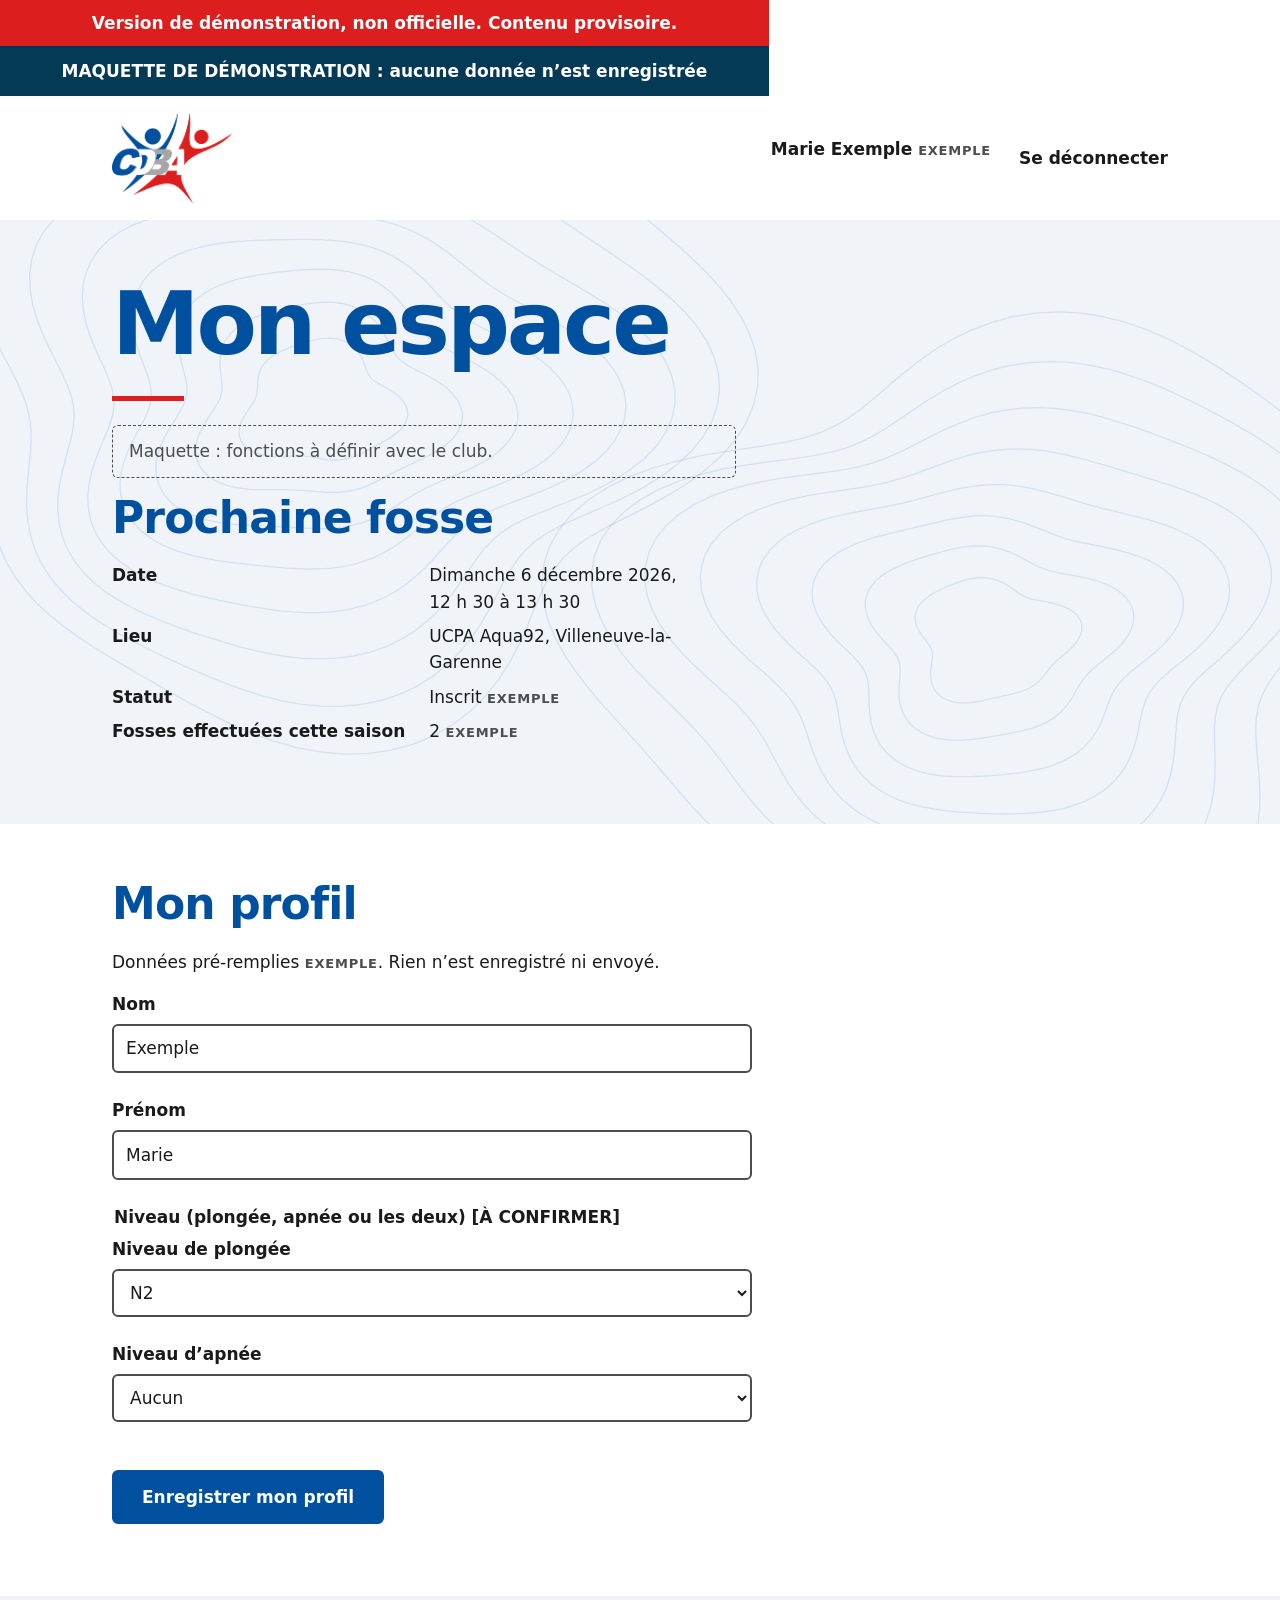
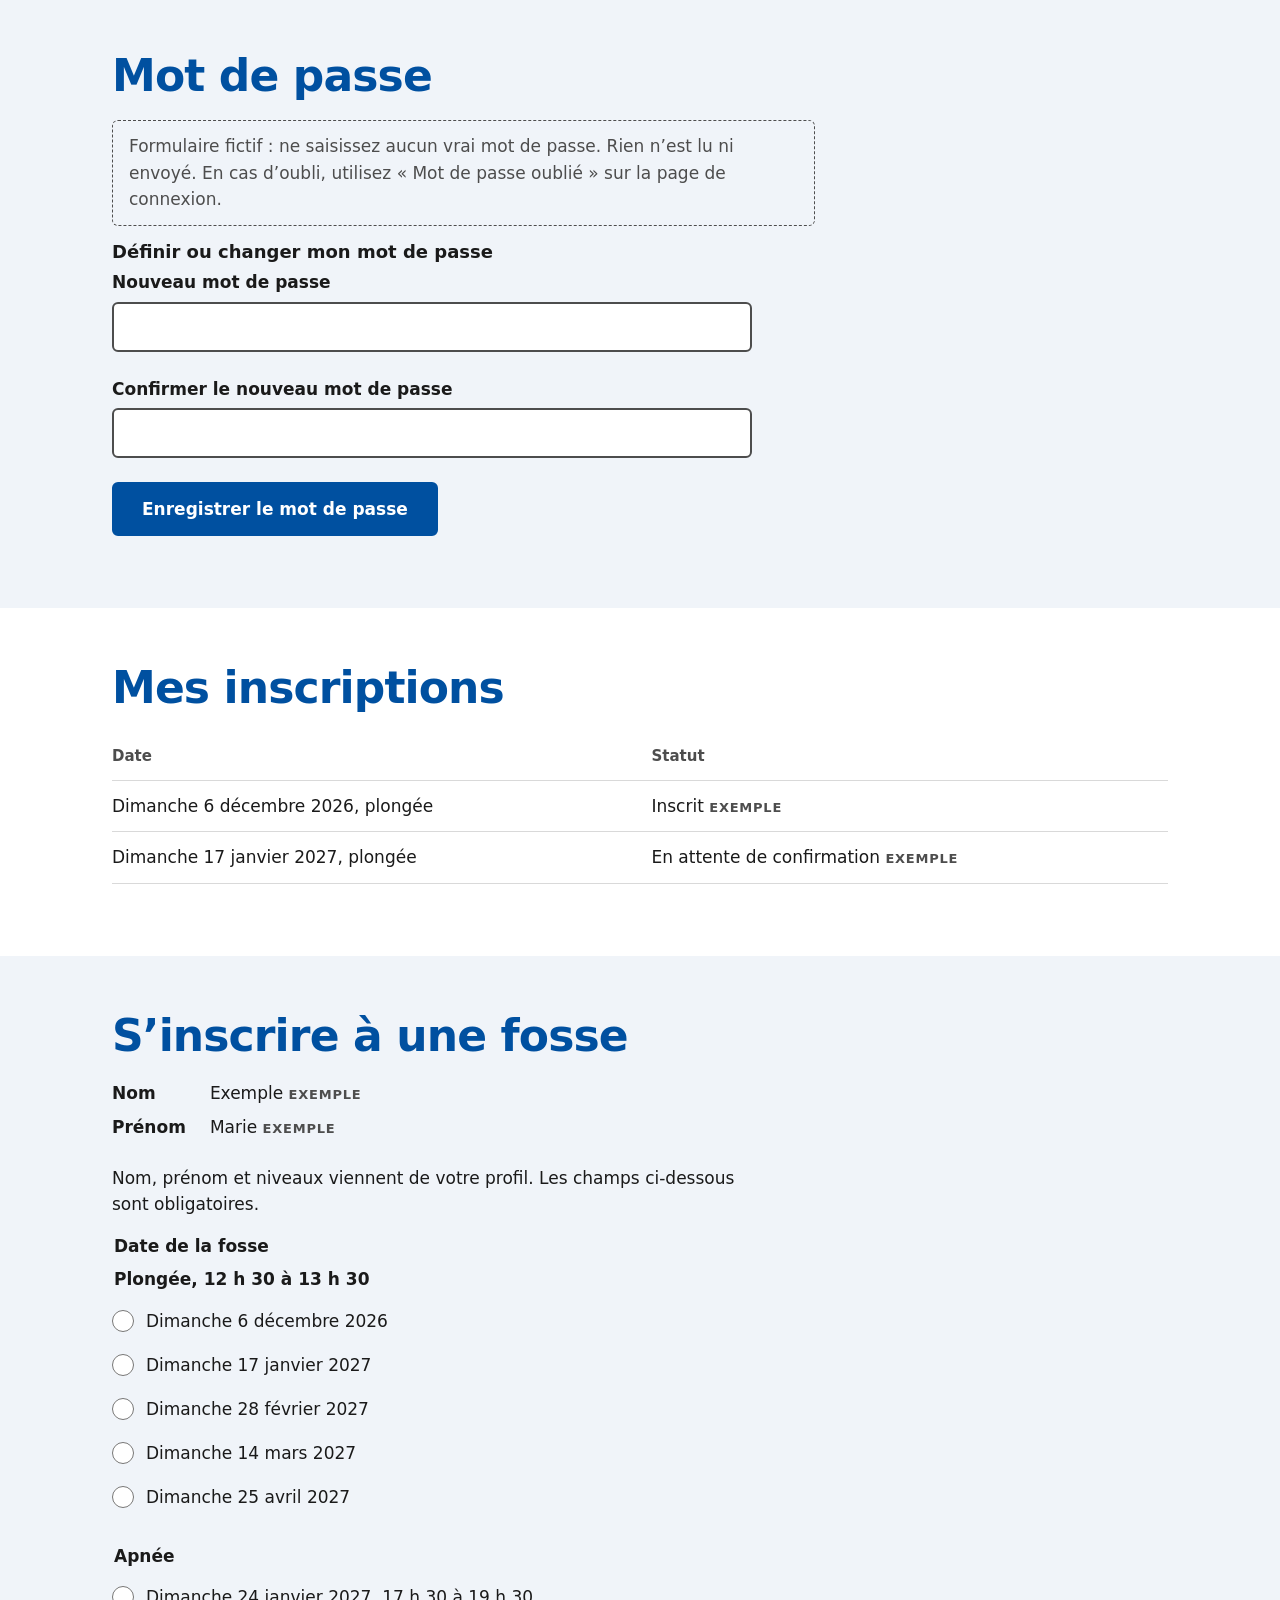
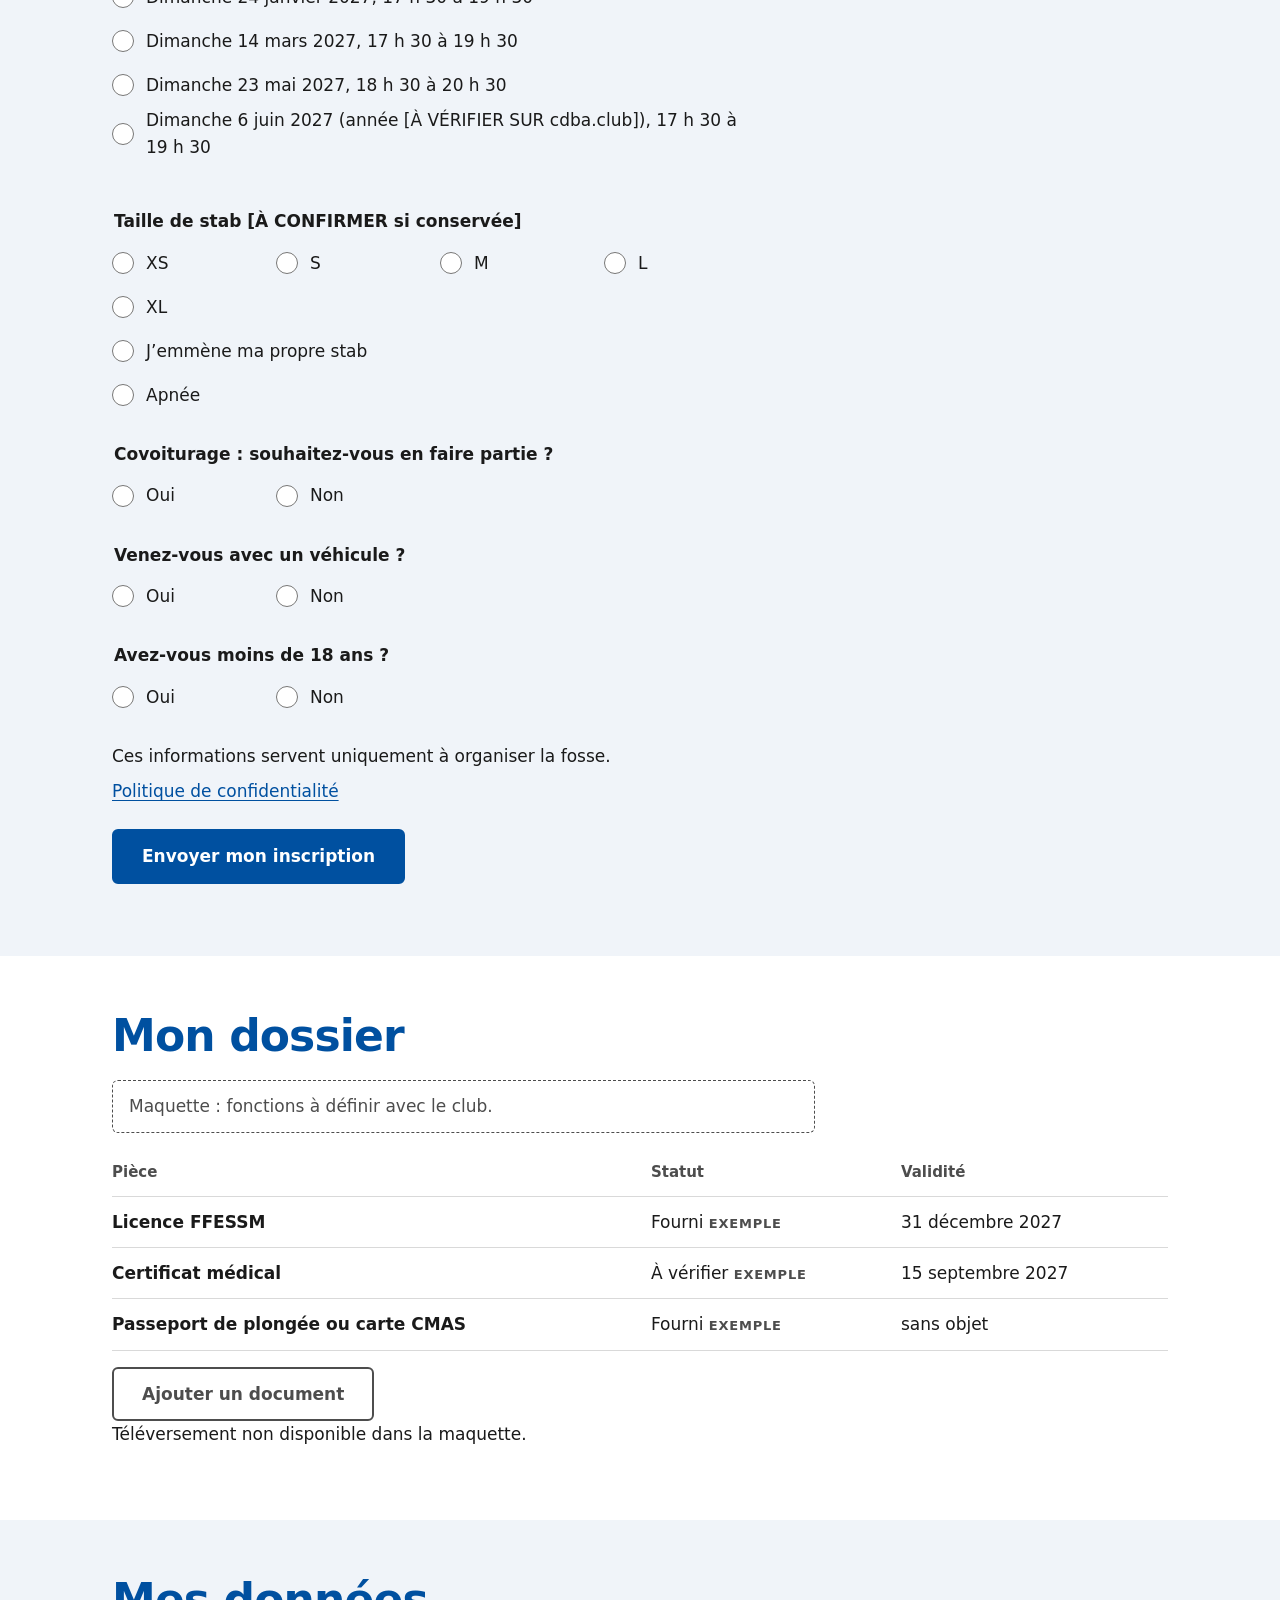
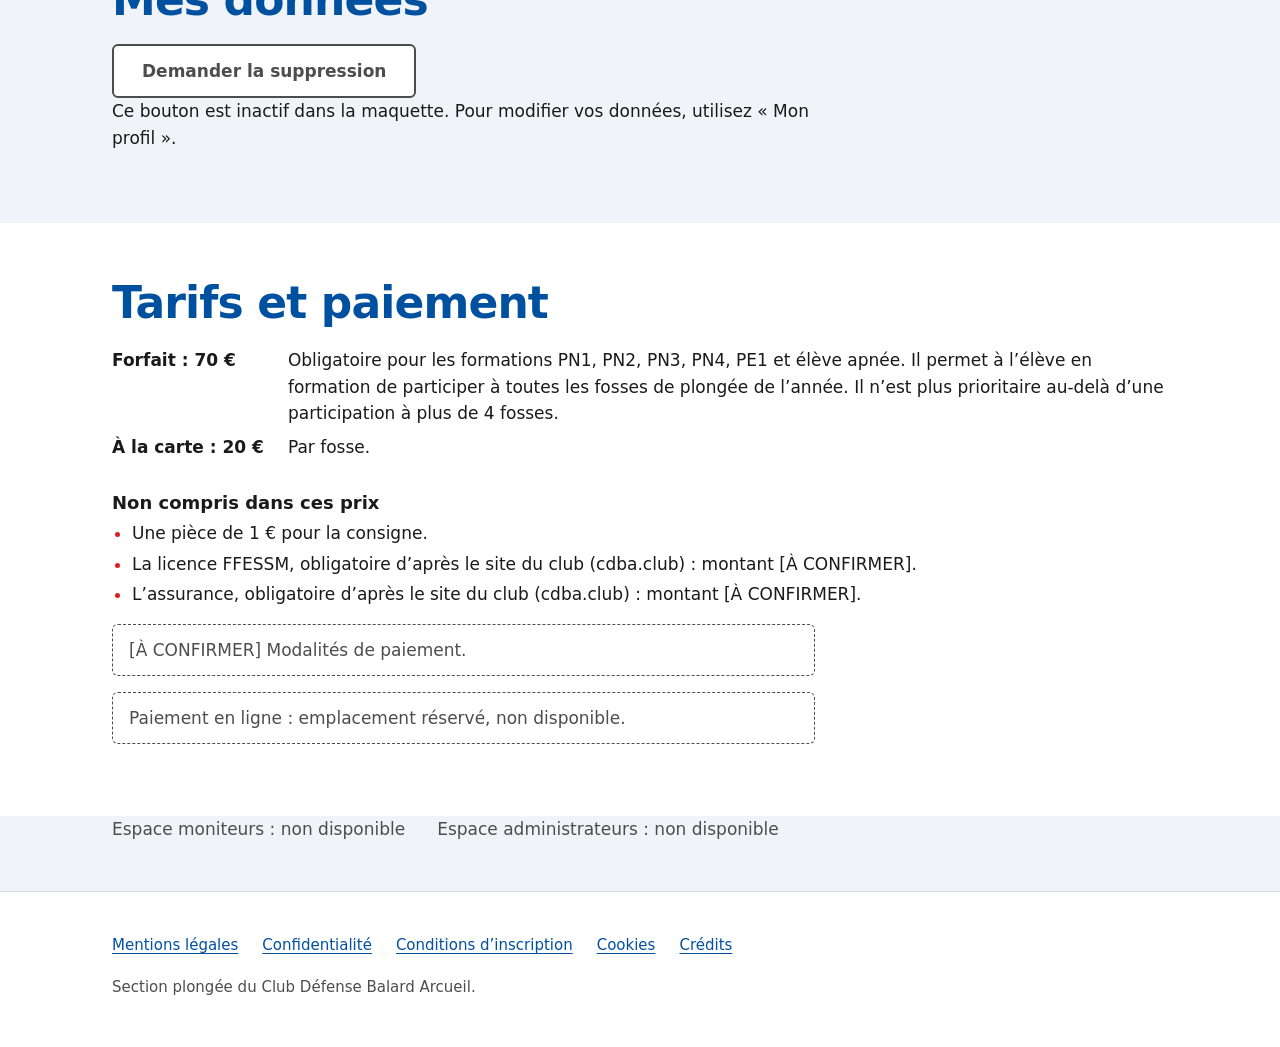
<file: CDBA-demo-public/espace-demo/index.html>
<!doctype html>
<html lang="fr">
<head>
  <meta charset="utf-8">
  <meta name="viewport" content="width=device-width, initial-scale=1">
  <meta http-equiv="Content-Security-Policy" content="default-src 'none'; img-src 'self'; style-src 'self'; script-src 'self'; form-action 'none'; base-uri 'none'">
  <meta name="referrer" content="no-referrer">
  <meta name="robots" content="noindex, nofollow">
  <meta name="theme-color" content="#ffffff">
  <title>Mon espace (maquette) | Section plongée du CDBA</title>
  <link rel="icon" href="../img/logo-cdba.png" type="image/png">
  <link rel="stylesheet" href="../css/style.css">
  <script src="../js/inscription.js" defer></script>
</head>
<body>
  <p class="bandeau-demo-publique">Version de démonstration, non officielle. Contenu provisoire.</p>
  <p class="bandeau-maquette">MAQUETTE DE DÉMONSTRATION : aucune donnée n’est enregistrée</p>
  <a class="lien-evitement" href="#contenu">Aller au contenu</a>

  <header class="entete">
    <div class="conteneur">
      <a class="marque" href="../index.html">
        <img src="../img/logo-cdba.png" width="511" height="391" alt="Club Défense Balard Arcueil, retour au site public">
      </a>
      <nav class="nav" aria-label="Compte">
        <ul>
          <li><p class="utilisateur">Marie Exemple <span class="exemple">EXEMPLE</span></p></li>
          <li><a href="../index.html">Se déconnecter</a></li>
        </ul>
      </nav>
    </div>
  </header>

  <main id="contenu">
    <section class="ouverture bande-claire motif" aria-labelledby="titre-page">
      <div class="conteneur">
        <div>
          <h1 id="titre-page">Mon espace</h1>
          <hr class="filet-rouge">
          <p class="a-completer">Maquette : fonctions à définir avec le club.</p>
          <h2 id="titre-prochaine">Prochaine fosse</h2>
          <dl class="fiche">
            <dt>Date</dt>
            <dd>Dimanche 6 décembre 2026, 12&nbsp;h&nbsp;30 à 13&nbsp;h&nbsp;30</dd>
            <dt>Lieu</dt>
            <dd>UCPA Aqua92, Villeneuve-la-Garenne</dd>
            <dt>Statut</dt>
            <dd>Inscrit <span class="exemple">EXEMPLE</span></dd>
            <dt>Fosses effectuées cette saison</dt>
            <dd>2 <span class="exemple">EXEMPLE</span></dd>
          </dl>
        </div>
      </div>
    </section>

    <section class="rubrique" aria-labelledby="titre-profil">
      <div class="conteneur">
        <h2 id="titre-profil">Mon profil</h2>
        <form class="formulaire" id="formulaire-profil" method="post" novalidate>
          <p>Données pré-remplies <span class="exemple">EXEMPLE</span>. Rien n’est enregistré ni envoyé.</p>
          <div class="champ">
            <label for="profil-nom">Nom</label>
            <input type="text" id="profil-nom" name="nom" value="Exemple" autocomplete="off">
            <p class="erreur-champ" id="erreur-nom" hidden></p>
          </div>
          <div class="champ">
            <label for="profil-prenom">Prénom</label>
            <input type="text" id="profil-prenom" name="prenom" value="Marie" autocomplete="off">
            <p class="erreur-champ" id="erreur-prenom" hidden></p>
          </div>
          <fieldset>
            <legend>Niveau (plongée, apnée ou les deux) [À CONFIRMER]</legend>
            <div class="champ">
              <label for="niveau-plongee">Niveau de plongée</label>
              <select id="niveau-plongee" name="niveau">
                <option value="">Aucun</option>
                <option>Baptême</option>
                <option>PN1</option>
                <option>N1</option>
                <option>PN2</option>
                <option selected>N2</option>
                <option>PN3</option>
                <option>N3</option>
                <option>PN4</option>
                <option>GDP</option>
                <option>E1</option>
                <option>E2</option>
                <option>E3</option>
                <option>E4</option>
              </select>
            </div>
            <div class="champ">
              <label for="niveau-apnee">Niveau d’apnée</label>
              <select id="niveau-apnee" name="niveau">
                <option value="">Aucun</option>
                <option>AP (Apnéiste Piscine)</option>
                <option>ACP (Apnéiste Confirmé Piscine)</option>
                <option>AEL (Apnéiste Eau Libre)</option>
                <option>ACEL (Apnéiste Confirmé Eau Libre)</option>
                <option>AEEL (Apnéiste Expert Eau Libre)</option>
                <option>IE1</option>
                <option>IE2</option>
                <option>MEF1</option>
                <option>MEF2</option>
                <option>IN (Instructeur National)</option>
              </select>
            </div>
            <p class="erreur-champ" id="erreur-niveau" hidden></p>
          </fieldset>
          <p><button class="bouton" type="submit">Enregistrer mon profil</button></p>
          <div class="message" id="message-profil" role="status" tabindex="-1"></div>
        </form>
      </div>
    </section>

    <section class="rubrique bande-claire" aria-labelledby="titre-mot-de-passe">
      <div class="conteneur">
        <h2 id="titre-mot-de-passe">Mot de passe</h2>
        <p class="a-completer">Formulaire fictif : ne saisissez aucun vrai mot de passe. Rien n’est lu ni envoyé. En cas d’oubli, utilisez « Mot de passe oublié » sur la page de connexion.</p>
        <form class="formulaire formulaire-fictif" id="formulaire-mot-de-passe" method="post" novalidate aria-labelledby="titre-definir">
          <h3 id="titre-definir">Définir ou changer mon mot de passe</h3>
          <div class="champ">
            <label for="nouveau-mot-de-passe">Nouveau mot de passe</label>
            <input type="password" id="nouveau-mot-de-passe" autocomplete="off">
          </div>
          <div class="champ">
            <label for="confirmation-mot-de-passe">Confirmer le nouveau mot de passe</label>
            <input type="password" id="confirmation-mot-de-passe" autocomplete="off">
          </div>
          <p><button class="bouton" type="submit">Enregistrer le mot de passe</button></p>
          <div class="message" role="status" tabindex="-1" data-texte="Maquette : aucun mot de passe n’a été lu, enregistré ni envoyé. Les champs ont été vidés."></div>
        </form>
      </div>
    </section>

    <section class="rubrique" aria-labelledby="titre-inscriptions">
      <div class="conteneur">
        <h2 id="titre-inscriptions">Mes inscriptions</h2>
        <table class="tableau">
          <thead>
            <tr><th scope="col">Date</th><th scope="col">Statut</th></tr>
          </thead>
          <tbody>
            <tr><td>Dimanche 6 décembre 2026, plongée</td><td>Inscrit <span class="exemple">EXEMPLE</span></td></tr>
            <tr><td>Dimanche 17 janvier 2027, plongée</td><td>En attente de confirmation <span class="exemple">EXEMPLE</span></td></tr>
          </tbody>
        </table>
      </div>
    </section>

    <section class="rubrique bande-claire" aria-labelledby="titre-inscription">
      <div class="conteneur">
        <h2 id="titre-inscription">S’inscrire à une fosse</h2>
        <form class="formulaire" id="formulaire-inscription" method="post" novalidate>
          <dl class="fiche">
            <dt>Nom</dt>
            <dd>Exemple <span class="exemple">EXEMPLE</span></dd>
            <dt>Prénom</dt>
            <dd>Marie <span class="exemple">EXEMPLE</span></dd>
          </dl>
          <p>Nom, prénom et niveaux viennent de votre profil. Les champs ci-dessous sont obligatoires.</p>

        <fieldset>
          <legend>Date de la fosse</legend>
          <fieldset>
            <legend>Plongée, 12&nbsp;h&nbsp;30 à 13&nbsp;h&nbsp;30</legend>
            <label class="choix"><input type="radio" name="date" value="2026-12-06-plongee"> Dimanche 6 décembre 2026</label>
            <label class="choix"><input type="radio" name="date" value="2027-01-17-plongee"> Dimanche 17 janvier 2027</label>
            <label class="choix"><input type="radio" name="date" value="2027-02-28-plongee"> Dimanche 28 février 2027</label>
            <label class="choix"><input type="radio" name="date" value="2027-03-14-plongee"> Dimanche 14 mars 2027</label>
            <label class="choix"><input type="radio" name="date" value="2027-04-25-plongee"> Dimanche 25 avril 2027</label>
          </fieldset>
          <fieldset>
            <legend>Apnée</legend>
            <label class="choix"><input type="radio" name="date" value="2027-01-24-apnee"> Dimanche 24 janvier 2027, 17&nbsp;h&nbsp;30 à 19&nbsp;h&nbsp;30</label>
            <label class="choix"><input type="radio" name="date" value="2027-03-14-apnee"> Dimanche 14 mars 2027, 17&nbsp;h&nbsp;30 à 19&nbsp;h&nbsp;30</label>
            <label class="choix"><input type="radio" name="date" value="2027-05-23-apnee"> Dimanche 23 mai 2027, 18&nbsp;h&nbsp;30 à 20&nbsp;h&nbsp;30</label>
            <label class="choix"><input type="radio" name="date" value="2027-06-06-apnee"> Dimanche 6 juin 2027 (année [À VÉRIFIER SUR cdba.club]), 17&nbsp;h&nbsp;30 à 19&nbsp;h&nbsp;30</label>
          </fieldset>
          <p class="erreur-champ" id="erreur-date" hidden></p>
        </fieldset>

        <fieldset>
          <legend>Taille de stab [À CONFIRMER si conservée]</legend>
          <div class="choix-groupe">
            <label class="choix"><input type="radio" name="stab" value="XS"> XS</label>
            <label class="choix"><input type="radio" name="stab" value="S"> S</label>
            <label class="choix"><input type="radio" name="stab" value="M"> M</label>
            <label class="choix"><input type="radio" name="stab" value="L"> L</label>
            <label class="choix"><input type="radio" name="stab" value="XL"> XL</label>
          </div>
          <label class="choix"><input type="radio" name="stab" value="J’emmène ma propre stab"> J’emmène ma propre stab</label>
          <label class="choix"><input type="radio" name="stab" value="Apnée"> Apnée</label>
          <p class="erreur-champ" id="erreur-stab" hidden></p>
        </fieldset>

        <fieldset>
          <legend>Covoiturage : souhaitez-vous en faire partie ?</legend>
          <div class="choix-groupe">
            <label class="choix"><input type="radio" name="covoiturage" value="oui"> Oui</label>
            <label class="choix"><input type="radio" name="covoiturage" value="non"> Non</label>
          </div>
          <p class="erreur-champ" id="erreur-covoiturage" hidden></p>
        </fieldset>

        <fieldset>
          <legend>Venez-vous avec un véhicule ?</legend>
          <div class="choix-groupe">
            <label class="choix"><input type="radio" name="vehicule" value="oui" aria-controls="champ-places"> Oui</label>
            <label class="choix"><input type="radio" name="vehicule" value="non" aria-controls="champ-places"> Non</label>
          </div>
          <p class="erreur-champ" id="erreur-vehicule" hidden></p>
        </fieldset>

        <div class="champ" id="champ-places" hidden>
          <label for="places">Nombre de places disponibles, hors chauffeur</label>
          <input type="number" id="places" name="places" min="0" max="8" step="1" inputmode="numeric" autocomplete="off">
          <p class="erreur-champ" id="erreur-places" hidden></p>
        </div>

        <fieldset>
          <legend>Avez-vous moins de 18 ans ?</legend>
          <div class="choix-groupe">
            <label class="choix"><input type="radio" name="mineur" value="oui" aria-controls="autorisation-parentale"> Oui</label>
            <label class="choix"><input type="radio" name="mineur" value="non" aria-controls="autorisation-parentale"> Non</label>
          </div>
          <p class="erreur-champ" id="erreur-mineur" hidden></p>
          <p class="a-completer" id="autorisation-parentale" hidden>Moins de 18 ans : l’autorisation parentale est obligatoire pour s’inscrire. Modèle ou forme exacte : [À CONFIRMER] (à définir par le club). Votre dossier indique « Autorisation parentale : à fournir », et l’inscription reste incomplète tant que cette pièce n’est pas fournie.</p>
        </fieldset>

          <p>Ces informations servent uniquement à organiser la fosse. <a class="lien-cible" href="../confidentialite.html">Politique de confidentialité</a></p>
          <p><button class="bouton" type="submit">Envoyer mon inscription</button></p>
          <div class="message" id="message" role="status" tabindex="-1"></div>
        </form>
      </div>
    </section>

    <section class="rubrique" aria-labelledby="titre-dossier">
      <div class="conteneur">
        <h2 id="titre-dossier">Mon dossier</h2>
        <p class="a-completer">Maquette : fonctions à définir avec le club.</p>
        <table class="tableau">
          <thead>
            <tr><th scope="col">Pièce</th><th scope="col">Statut</th><th scope="col">Validité</th></tr>
          </thead>
          <tbody>
            <tr><th scope="row">Licence FFESSM</th><td>Fourni <span class="exemple">EXEMPLE</span></td><td>31 décembre 2027</td></tr>
            <tr><th scope="row">Certificat médical</th><td>À vérifier <span class="exemple">EXEMPLE</span></td><td>15 septembre 2027</td></tr>
            <tr><th scope="row">Passeport de plongée ou carte CMAS</th><td>Fourni <span class="exemple">EXEMPLE</span></td><td>sans objet</td></tr>
            <tr id="ligne-autorisation" hidden><th scope="row">Autorisation parentale</th><td>À fournir <span class="exemple">EXEMPLE</span></td><td>sans objet</td></tr>
          </tbody>
        </table>
        <p class="actions"><button class="bouton" type="button" disabled>Ajouter un document</button></p>
        <p>Téléversement non disponible dans la maquette.</p>
      </div>
    </section>

    <section class="rubrique bande-claire" aria-labelledby="titre-donnees">
      <div class="conteneur">
        <h2 id="titre-donnees">Mes données</h2>
        <p class="actions"><button class="bouton" type="button" disabled>Demander la suppression</button></p>
        <p>Ce bouton est inactif dans la maquette. Pour modifier vos données, utilisez « Mon profil ».</p>
      </div>
    </section>

    <section class="rubrique" aria-labelledby="titre-tarifs">
      <div class="conteneur">
        <h2 id="titre-tarifs">Tarifs et paiement</h2>
        <dl class="fiche">
          <dt>Forfait : 70&nbsp;€</dt>
          <dd>Obligatoire pour les formations PN1, PN2, PN3, PN4, PE1 et élève apnée. Il permet à l’élève en formation de participer à toutes les fosses de plongée de l’année. Il n’est plus prioritaire au-delà d’une participation à plus de 4 fosses.</dd>
          <dt>À la carte : 20&nbsp;€</dt>
          <dd>Par fosse.</dd>
        </dl>
        <h3>Non compris dans ces prix</h3>
        <ul class="liste">
          <li>Une pièce de 1&nbsp;€ pour la consigne.</li>
          <li>La licence FFESSM, obligatoire d’après le site du club (cdba.club) : montant [À CONFIRMER].</li>
          <li>L’assurance, obligatoire d’après le site du club (cdba.club) : montant [À CONFIRMER].</li>
        </ul>
        <p class="a-completer">[À CONFIRMER] Modalités de paiement.</p>
        <p class="a-completer">Paiement en ligne : emplacement réservé, non disponible.</p>
      </div>
    </section>

    <section class="a-venir" aria-label="Espaces à venir">
      <div class="conteneur">
        <ul>
          <li>Espace moniteurs : non disponible</li>
          <li>Espace administrateurs : non disponible</li>
        </ul>
      </div>
    </section>
  </main>

  <footer class="pied">
    <div class="conteneur">
      <ul>
        <li><a href="../mentions-legales.html">Mentions légales</a></li>
        <li><a href="../confidentialite.html">Confidentialité</a></li>
        <li><a href="../conditions.html">Conditions d’inscription</a></li>
        <li><a href="../cookies.html">Cookies</a></li>
        <li><a href="../credits.html">Crédits</a></li>
      </ul>
      <p>Section plongée du Club Défense Balard Arcueil.</p>
    </div>
  </footer>
</body>
</html>
</file>
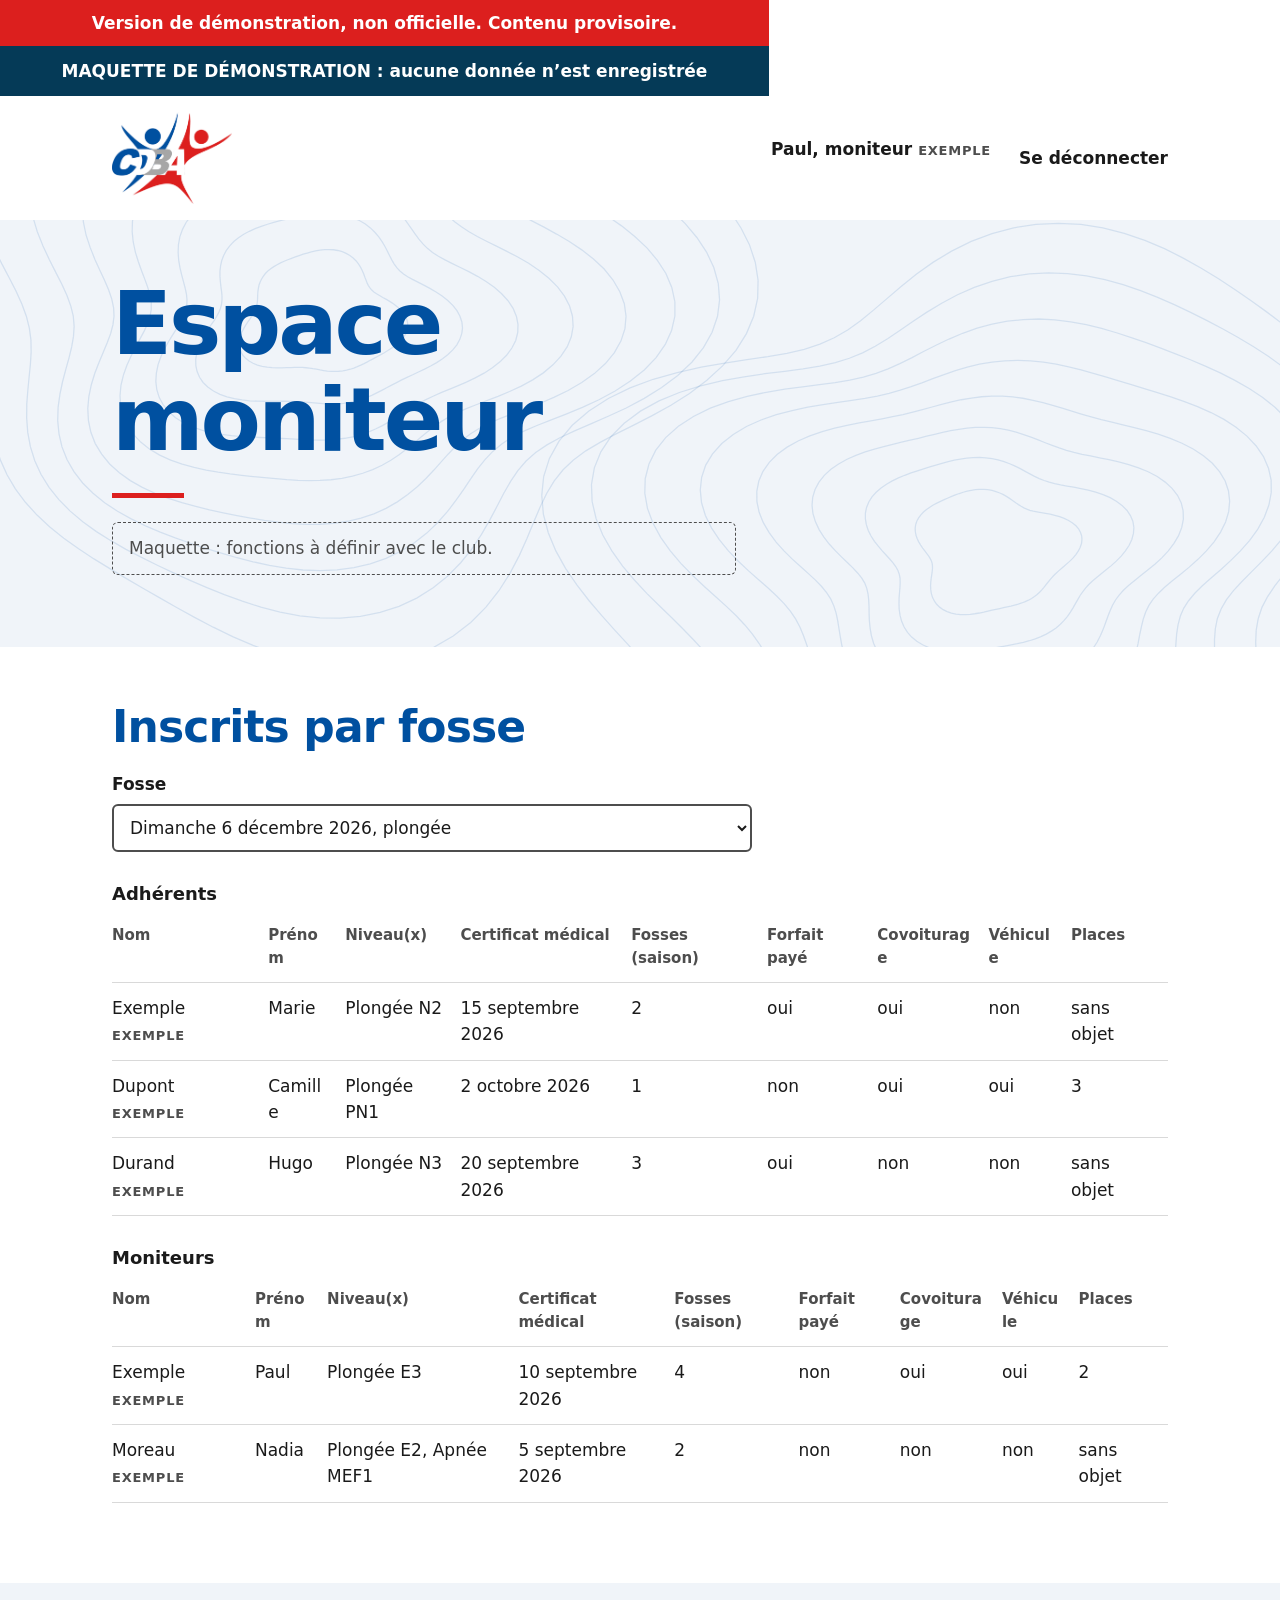
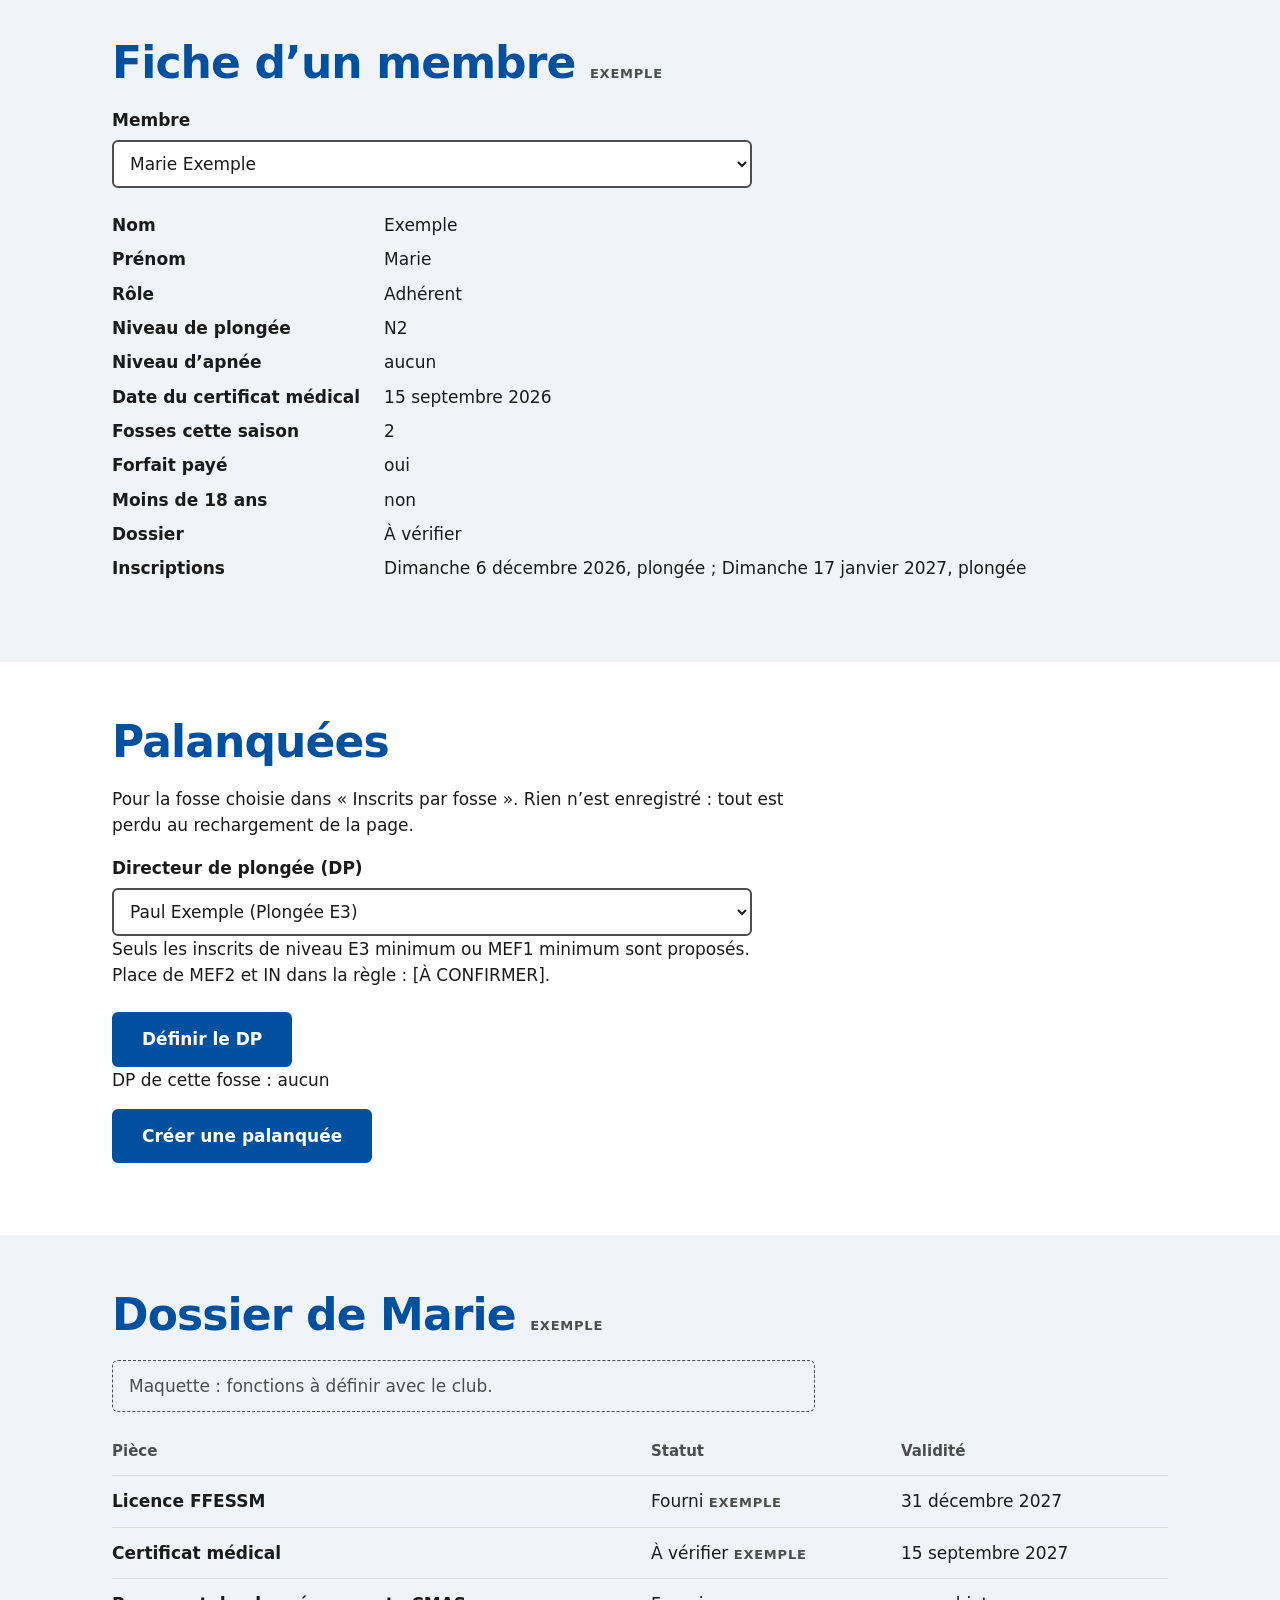
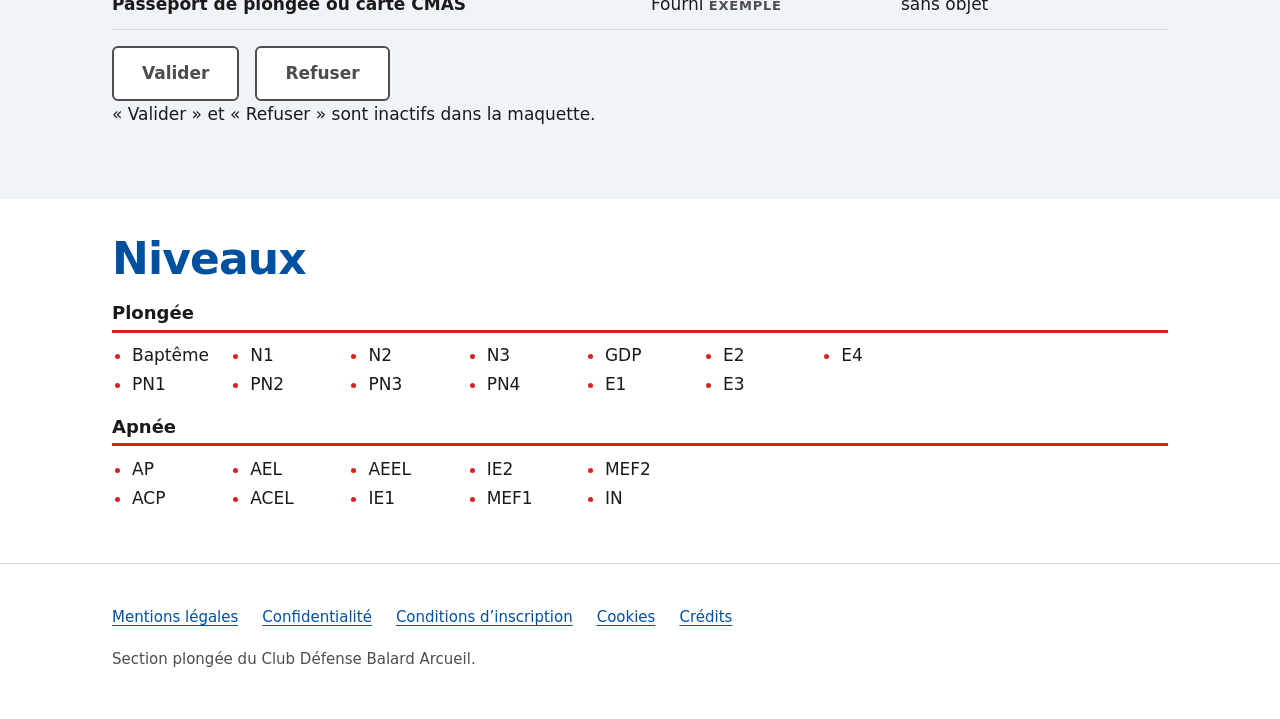
<file: CDBA-demo-public/espace-moniteur-demo/index.html>
<!doctype html>
<html lang="fr">
<head>
  <meta charset="utf-8">
  <meta name="viewport" content="width=device-width, initial-scale=1">
  <meta http-equiv="Content-Security-Policy" content="default-src 'none'; img-src 'self'; style-src 'self'; script-src 'self'; form-action 'none'; base-uri 'none'">
  <meta name="referrer" content="no-referrer">
  <meta name="robots" content="noindex, nofollow">
  <meta name="theme-color" content="#ffffff">
  <title>Espace moniteur (maquette) | Section plongée du CDBA</title>
  <link rel="icon" href="../img/logo-cdba.png" type="image/png">
  <link rel="stylesheet" href="../css/style.css">
  <script src="../js/encadrement.js" defer></script>
</head>
<body>
  <p class="bandeau-demo-publique">Version de démonstration, non officielle. Contenu provisoire.</p>
  <p class="bandeau-maquette">MAQUETTE DE DÉMONSTRATION : aucune donnée n’est enregistrée</p>
  <a class="lien-evitement" href="#contenu">Aller au contenu</a>

  <header class="entete">
    <div class="conteneur">
      <a class="marque" href="../index.html">
        <img src="../img/logo-cdba.png" width="511" height="391" alt="Club Défense Balard Arcueil, retour au site public">
      </a>
      <nav class="nav" aria-label="Compte">
        <ul>
          <li><p class="utilisateur">Paul, moniteur <span class="exemple">EXEMPLE</span></p></li>
          <li><a href="../index.html">Se déconnecter</a></li>
        </ul>
      </nav>
    </div>
  </header>

  <main id="contenu">
    <section class="ouverture bande-claire motif" aria-labelledby="titre-page">
      <div class="conteneur">
        <div>
          <h1 id="titre-page">Espace moniteur</h1>
          <hr class="filet-rouge">
          <p class="a-completer">Maquette : fonctions à définir avec le club.</p>
        </div>
      </div>
    </section>

    <section class="rubrique" aria-labelledby="titre-inscrits">
      <div class="conteneur">
        <h2 id="titre-inscrits">Inscrits par fosse</h2>
        <div class="champ formulaire">
          <label for="choix-fosse">Fosse</label>
          <select id="choix-fosse"></select>
        </div>
        <noscript><p class="a-completer">Cette maquette a besoin de JavaScript pour afficher les listes.</p></noscript>
        <h3 id="titre-adherents">Adhérents</h3>
        <div class="defilement" role="region" aria-labelledby="titre-adherents" tabindex="0">
          <table class="tableau">
            <thead>
              <tr><th scope="col">Nom</th><th scope="col">Prénom</th><th scope="col">Niveau(x)</th><th scope="col">Certificat médical</th><th scope="col">Fosses (saison)</th><th scope="col">Forfait payé</th><th scope="col">Covoiturage</th><th scope="col">Véhicule</th><th scope="col">Places</th></tr>
            </thead>
            <tbody id="liste-adherents"></tbody>
          </table>
        </div>
        <h3 id="titre-moniteurs">Moniteurs</h3>
        <div class="defilement" role="region" aria-labelledby="titre-moniteurs" tabindex="0">
          <table class="tableau">
            <thead>
              <tr><th scope="col">Nom</th><th scope="col">Prénom</th><th scope="col">Niveau(x)</th><th scope="col">Certificat médical</th><th scope="col">Fosses (saison)</th><th scope="col">Forfait payé</th><th scope="col">Covoiturage</th><th scope="col">Véhicule</th><th scope="col">Places</th></tr>
            </thead>
            <tbody id="liste-moniteurs"></tbody>
          </table>
        </div>
      </div>
    </section>

    <section class="rubrique bande-claire" aria-labelledby="titre-fiche">
      <div class="conteneur">
        <h2 id="titre-fiche">Fiche d’un membre <span class="exemple">EXEMPLE</span></h2>
        <div class="champ formulaire">
          <label for="choix-fiche">Membre</label>
          <select id="choix-fiche"></select>
        </div>
        <dl class="fiche" id="fiche"></dl>
      </div>
    </section>

    <section class="rubrique" aria-labelledby="titre-palanquees">
      <div class="conteneur">
        <h2 id="titre-palanquees">Palanquées</h2>
        <p>Pour la fosse choisie dans « Inscrits par fosse ». Rien n’est enregistré : tout est perdu au rechargement de la page.</p>
        <div class="formulaire">
          <div class="champ">
            <label for="choix-dp">Directeur de plongée (DP)</label>
            <select id="choix-dp" aria-describedby="regle-dp erreur-dp"></select>
            <p id="regle-dp">Seuls les inscrits de niveau E3 minimum ou MEF1 minimum sont proposés. Place de MEF2 et IN dans la règle : [À CONFIRMER].</p>
            <p class="erreur-champ" id="erreur-dp" hidden></p>
          </div>
          <p class="actions"><button class="bouton" type="button" id="definir-dp">Définir le DP</button></p>
          <p id="dp-actuel"></p>
          <p class="actions"><button class="bouton" type="button" id="creer-palanquee">Créer une palanquée</button></p>
          <p id="annonce-palanquees" role="status"></p>
          <div id="palanquees"></div>
        </div>
      </div>
    </section>

    <section class="rubrique bande-claire" aria-labelledby="titre-dossier">
      <div class="conteneur">
        <h2 id="titre-dossier">Dossier de Marie <span class="exemple">EXEMPLE</span></h2>
        <p class="a-completer">Maquette : fonctions à définir avec le club.</p>
        <table class="tableau">
          <thead>
            <tr><th scope="col">Pièce</th><th scope="col">Statut</th><th scope="col">Validité</th></tr>
          </thead>
          <tbody>
            <tr><th scope="row">Licence FFESSM</th><td>Fourni <span class="exemple">EXEMPLE</span></td><td>31 décembre 2027</td></tr>
            <tr><th scope="row">Certificat médical</th><td>À vérifier <span class="exemple">EXEMPLE</span></td><td>15 septembre 2027</td></tr>
            <tr><th scope="row">Passeport de plongée ou carte CMAS</th><td>Fourni <span class="exemple">EXEMPLE</span></td><td>sans objet</td></tr>
          </tbody>
        </table>
        <p class="actions">
          <button class="bouton" type="button" disabled>Valider</button>
          <button class="bouton" type="button" disabled>Refuser</button>
        </p>
        <p>« Valider » et « Refuser » sont inactifs dans la maquette.</p>
      </div>
    </section>

    <section class="rubrique rubrique-serree" aria-labelledby="titre-niveaux">
      <div class="conteneur">
        <h2 id="titre-niveaux">Niveaux</h2>
        <div class="groupes-niveaux">
          <div>
            <h3>Plongée</h3>
            <ul class="liste niveaux">
              <li>Baptême</li>
              <li>PN1</li>
              <li>N1</li>
              <li>PN2</li>
              <li>N2</li>
              <li>PN3</li>
              <li>N3</li>
              <li>PN4</li>
              <li>GDP</li>
              <li>E1</li>
              <li>E2</li>
              <li>E3</li>
              <li>E4</li>
            </ul>
          </div>
          <div>
            <h3>Apnée</h3>
            <ul class="liste niveaux">
              <li>AP</li>
              <li>ACP</li>
              <li>AEL</li>
              <li>ACEL</li>
              <li>AEEL</li>
              <li>IE1</li>
              <li>IE2</li>
              <li>MEF1</li>
              <li>MEF2</li>
              <li>IN</li>
            </ul>
          </div>
        </div>
      </div>
    </section>
  </main>

  <footer class="pied">
    <div class="conteneur">
      <ul>
        <li><a href="../mentions-legales.html">Mentions légales</a></li>
        <li><a href="../confidentialite.html">Confidentialité</a></li>
        <li><a href="../conditions.html">Conditions d’inscription</a></li>
        <li><a href="../cookies.html">Cookies</a></li>
        <li><a href="../credits.html">Crédits</a></li>
      </ul>
      <p>Section plongée du Club Défense Balard Arcueil.</p>
    </div>
  </footer>
</body>
</html>
</file>
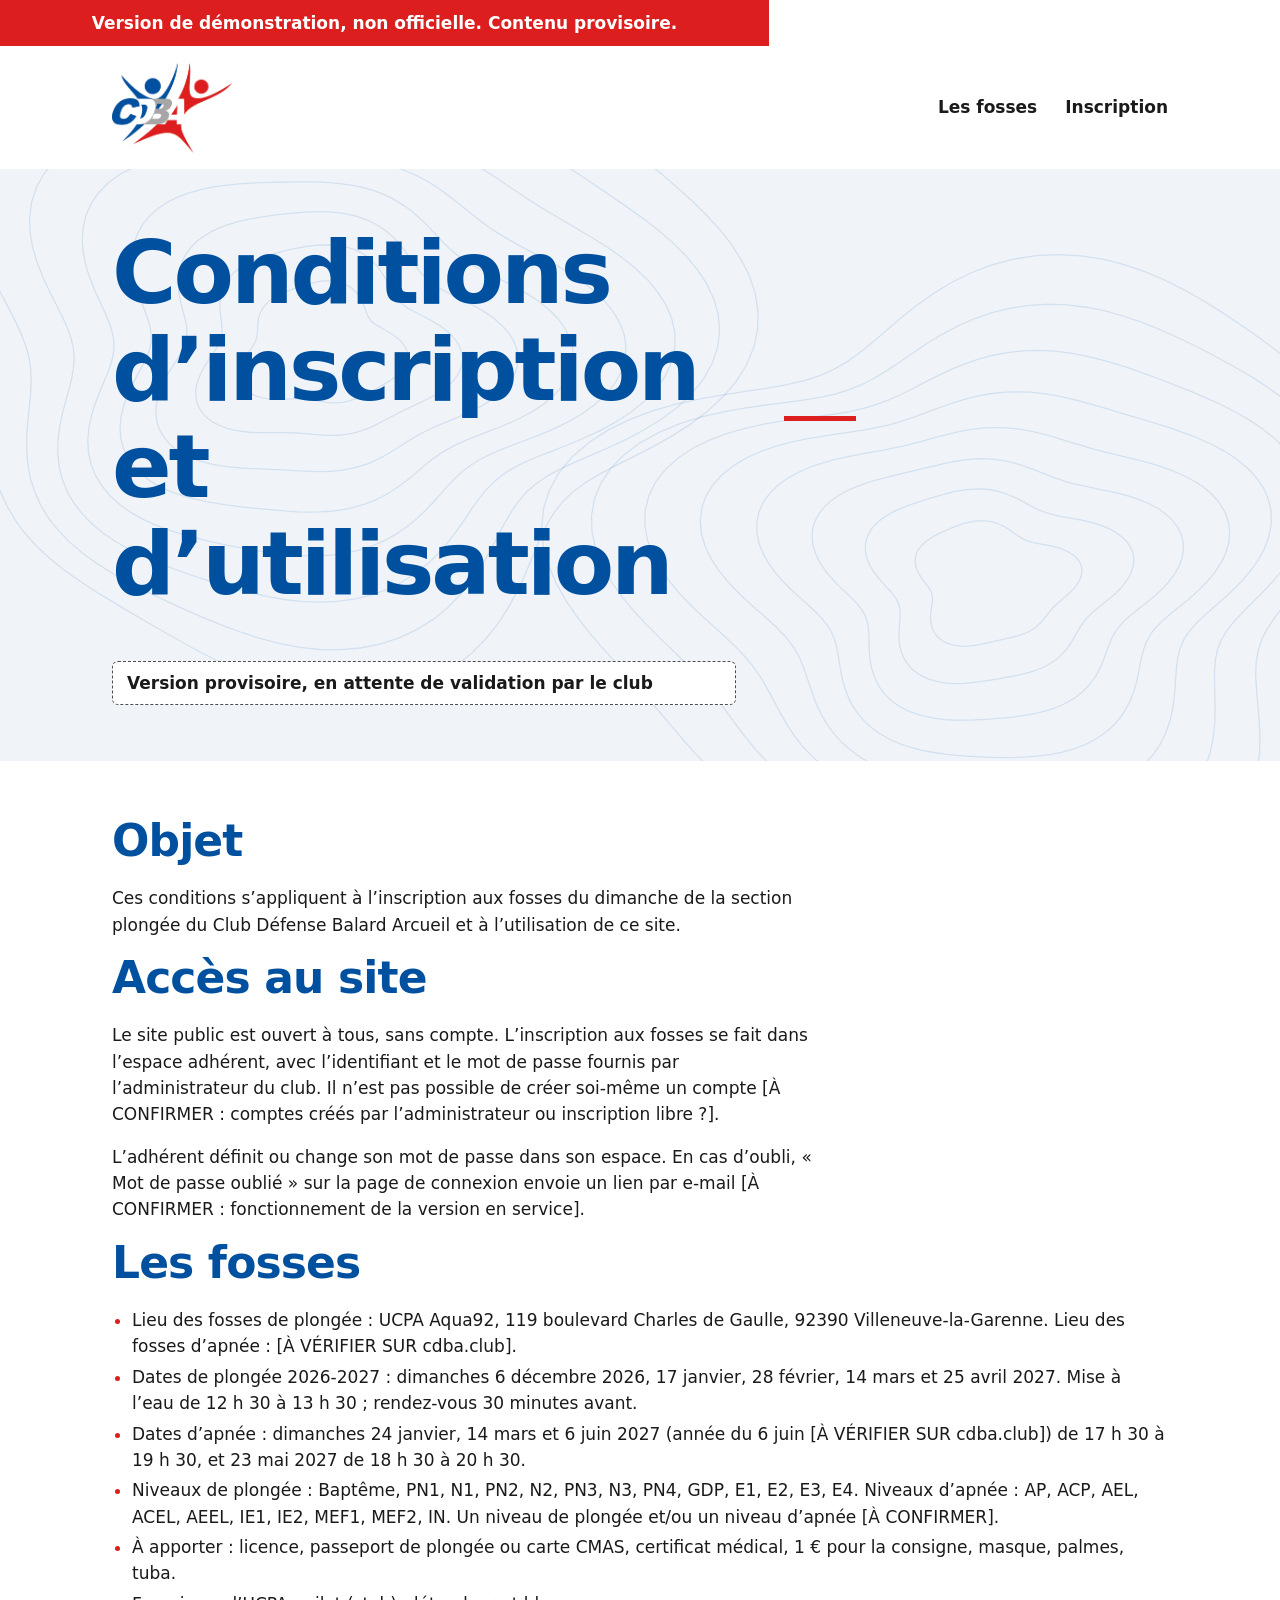
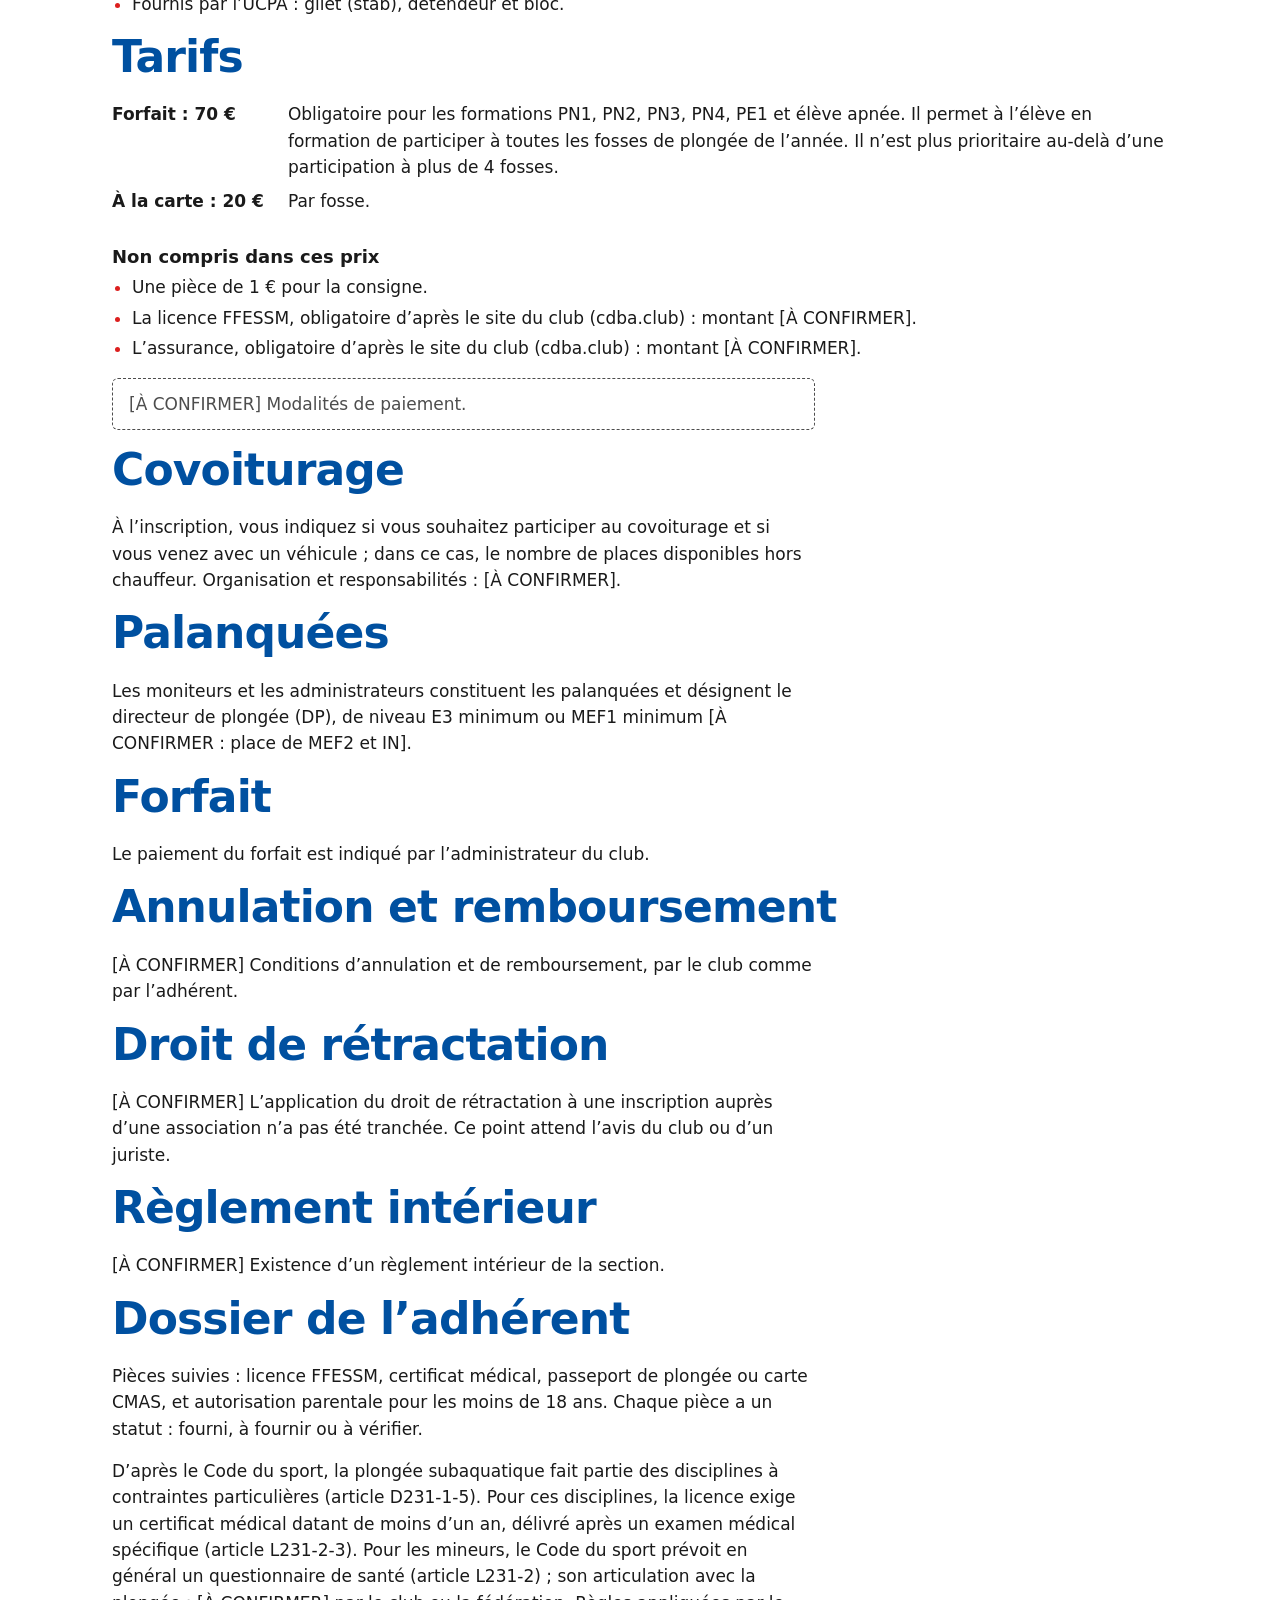
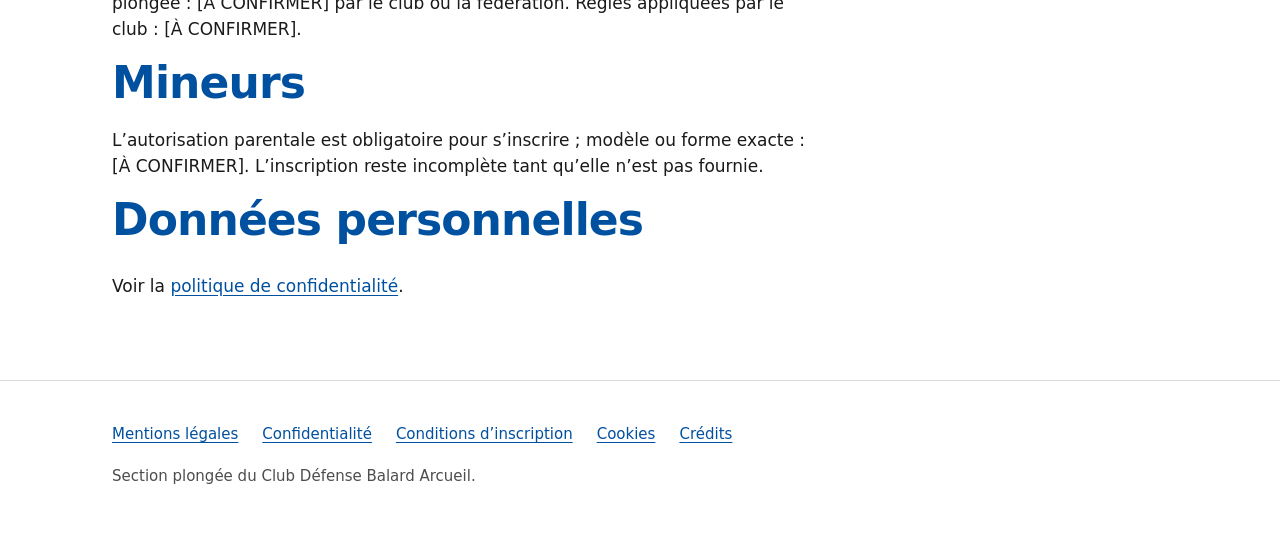
<file: CDBA-demo-public/conditions.html>
<!doctype html>
<html lang="fr">
<head>
  <meta charset="utf-8">
  <meta name="viewport" content="width=device-width, initial-scale=1">
  <meta http-equiv="Content-Security-Policy" content="default-src 'none'; img-src 'self'; style-src 'self'; script-src 'self'; form-action 'none'; base-uri 'none'">
  <meta name="referrer" content="no-referrer">
  <meta name="robots" content="noindex, nofollow">
  <meta name="theme-color" content="#ffffff">
  <title>Conditions d’inscription et d’utilisation | Section plongée du CDBA</title>
  <meta name="description" content="Conditions d’inscription aux fosses et d’utilisation du site de la section plongée du Club Défense Balard Arcueil : fosses, tarifs, annulation.">
  <meta property="og:type" content="website">
  <meta property="og:locale" content="fr_FR">
  <meta property="og:site_name" content="Section plongée du CDBA">
  <meta property="og:title" content="Conditions d’inscription et d’utilisation | Section plongée du CDBA">
  <meta property="og:description" content="Conditions d’inscription aux fosses et d’utilisation du site de la section plongée du Club Défense Balard Arcueil : fosses, tarifs, annulation.">
  <link rel="icon" href="img/logo-cdba.png" type="image/png">
  <link rel="stylesheet" href="css/style.css">
</head>
<body>
  <p class="bandeau-demo-publique">Version de démonstration, non officielle. Contenu provisoire.</p>
  <a class="lien-evitement" href="#contenu">Aller au contenu</a>

  <header class="entete">
    <div class="conteneur">
      <a class="marque" href="index.html">
        <img src="img/logo-cdba.png" width="511" height="391" alt="Club Défense Balard Arcueil, retour à l’accueil">
      </a>
      <nav class="nav" aria-label="Navigation principale">
        <ul>
          <li><a href="index.html">Les fosses</a></li>
          <li><a href="inscription.html">Inscription</a></li>
        </ul>
      </nav>
    </div>
  </header>

  <main id="contenu">
    <section class="ouverture bande-claire motif" aria-labelledby="titre-page">
      <div class="conteneur">
        <h1 id="titre-page">Conditions d’inscription et d’utilisation</h1>
        <hr class="filet-rouge">
        <p class="version-provisoire">Version provisoire, en attente de validation par le club</p>
      </div>
    </section>

    <section class="rubrique">
      <div class="conteneur">
        <h2>Objet</h2>
        <p>Ces conditions s’appliquent à l’inscription aux fosses du dimanche de la section plongée du Club Défense Balard Arcueil et à l’utilisation de ce site.</p>
        <h2>Accès au site</h2>
        <p>Le site public est ouvert à tous, sans compte. L’inscription aux fosses se fait dans l’espace adhérent, avec l’identifiant et le mot de passe fournis par l’administrateur du club. Il n’est pas possible de créer soi-même un compte [À CONFIRMER : comptes créés par l’administrateur ou inscription libre ?].</p>
        <p>L’adhérent définit ou change son mot de passe dans son espace. En cas d’oubli, « Mot de passe oublié » sur la page de connexion envoie un lien par e-mail [À CONFIRMER : fonctionnement de la version en service].</p>
        <h2>Les fosses</h2>
        <ul class="liste">
          <li>Lieu des fosses de plongée : UCPA Aqua92, 119 boulevard Charles de Gaulle, 92390 Villeneuve-la-Garenne. Lieu des fosses d’apnée : [À VÉRIFIER SUR cdba.club].</li>
          <li>Dates de plongée 2026-2027 : dimanches 6 décembre 2026, 17 janvier, 28 février, 14 mars et 25 avril 2027. Mise à l’eau de 12&nbsp;h&nbsp;30 à 13&nbsp;h&nbsp;30 ; rendez-vous 30 minutes avant.</li>
          <li>Dates d’apnée : dimanches 24 janvier, 14 mars et 6 juin 2027 (année du 6 juin [À VÉRIFIER SUR cdba.club]) de 17&nbsp;h&nbsp;30 à 19&nbsp;h&nbsp;30, et 23 mai 2027 de 18&nbsp;h&nbsp;30 à 20&nbsp;h&nbsp;30.</li>
          <li>Niveaux de plongée : Baptême, PN1, N1, PN2, N2, PN3, N3, PN4, GDP, E1, E2, E3, E4. Niveaux d’apnée : AP, ACP, AEL, ACEL, AEEL, IE1, IE2, MEF1, MEF2, IN. Un niveau de plongée et/ou un niveau d’apnée [À CONFIRMER].</li>
          <li>À apporter : licence, passeport de plongée ou carte CMAS, certificat médical, 1&nbsp;€ pour la consigne, masque, palmes, tuba.</li>
          <li>Fournis par l’UCPA : gilet (stab), détendeur et bloc.</li>
        </ul>
        <h2>Tarifs</h2>
        <dl class="fiche">
          <dt>Forfait : 70&nbsp;€</dt>
          <dd>Obligatoire pour les formations PN1, PN2, PN3, PN4, PE1 et élève apnée. Il permet à l’élève en formation de participer à toutes les fosses de plongée de l’année. Il n’est plus prioritaire au-delà d’une participation à plus de 4 fosses.</dd>
          <dt>À la carte : 20&nbsp;€</dt>
          <dd>Par fosse.</dd>
        </dl>
        <h3>Non compris dans ces prix</h3>
        <ul class="liste">
          <li>Une pièce de 1&nbsp;€ pour la consigne.</li>
          <li>La licence FFESSM, obligatoire d’après le site du club (cdba.club) : montant [À CONFIRMER].</li>
          <li>L’assurance, obligatoire d’après le site du club (cdba.club) : montant [À CONFIRMER].</li>
        </ul>
        <p class="a-completer">[À CONFIRMER] Modalités de paiement.</p>
        <h2>Covoiturage</h2>
        <p>À l’inscription, vous indiquez si vous souhaitez participer au covoiturage et si vous venez avec un véhicule ; dans ce cas, le nombre de places disponibles hors chauffeur. Organisation et responsabilités : [À CONFIRMER].</p>
        <h2>Palanquées</h2>
        <p>Les moniteurs et les administrateurs constituent les palanquées et désignent le directeur de plongée (DP), de niveau E3 minimum ou MEF1 minimum [À CONFIRMER : place de MEF2 et IN].</p>
        <h2>Forfait</h2>
        <p>Le paiement du forfait est indiqué par l’administrateur du club.</p>
        <h2>Annulation et remboursement</h2>
        <p>[À CONFIRMER] Conditions d’annulation et de remboursement, par le club comme par l’adhérent.</p>
        <h2>Droit de rétractation</h2>
        <p>[À CONFIRMER] L’application du droit de rétractation à une inscription auprès d’une association n’a pas été tranchée. Ce point attend l’avis du club ou d’un juriste.</p>
        <h2>Règlement intérieur</h2>
        <p>[À CONFIRMER] Existence d’un règlement intérieur de la section.</p>
        <h2>Dossier de l’adhérent</h2>
        <p>Pièces suivies : licence FFESSM, certificat médical, passeport de plongée ou carte CMAS, et autorisation parentale pour les moins de 18 ans. Chaque pièce a un statut : fourni, à fournir ou à vérifier.</p>
        <p>D’après le Code du sport, la plongée subaquatique fait partie des disciplines à contraintes particulières (article D231-1-5). Pour ces disciplines, la licence exige un certificat médical datant de moins d’un an, délivré après un examen médical spécifique (article L231-2-3). Pour les mineurs, le Code du sport prévoit en général un questionnaire de santé (article L231-2) ; son articulation avec la plongée : [À CONFIRMER] par le club ou la fédération. Règles appliquées par le club : [À CONFIRMER].</p>
        <h2>Mineurs</h2>
        <p>L’autorisation parentale est obligatoire pour s’inscrire ; modèle ou forme exacte : [À CONFIRMER]. L’inscription reste incomplète tant qu’elle n’est pas fournie.</p>
        <h2>Données personnelles</h2>
        <p>Voir la <a class="lien-cible" href="confidentialite.html">politique de confidentialité</a>.</p>
      </div>
    </section>
  </main>

  <footer class="pied">
    <div class="conteneur">
      <ul>
        <li><a href="mentions-legales.html">Mentions légales</a></li>
        <li><a href="confidentialite.html">Confidentialité</a></li>
        <li><a href="conditions.html" aria-current="page">Conditions d’inscription</a></li>
        <li><a href="cookies.html">Cookies</a></li>
        <li><a href="credits.html">Crédits</a></li>
      </ul>
      <p>Section plongée du Club Défense Balard Arcueil.</p>
    </div>
  </footer>
</body>
</html>
</file>
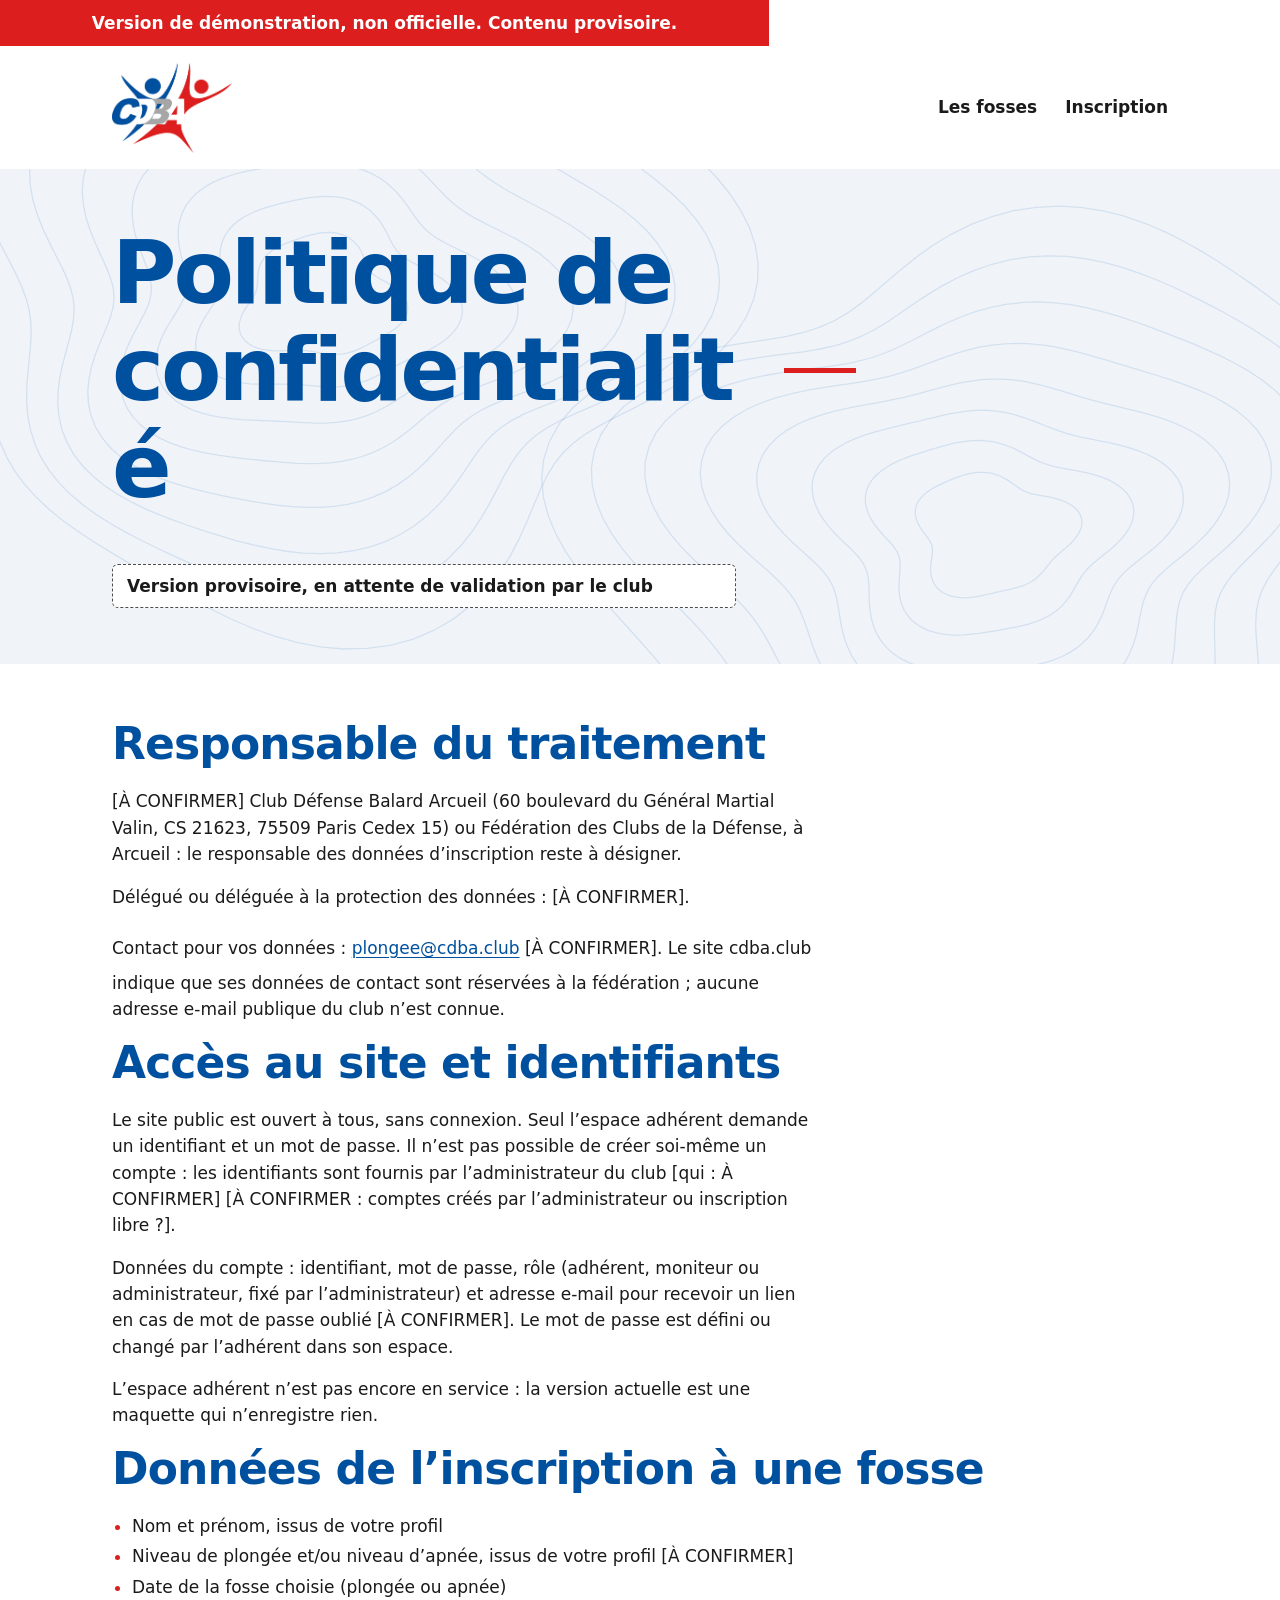
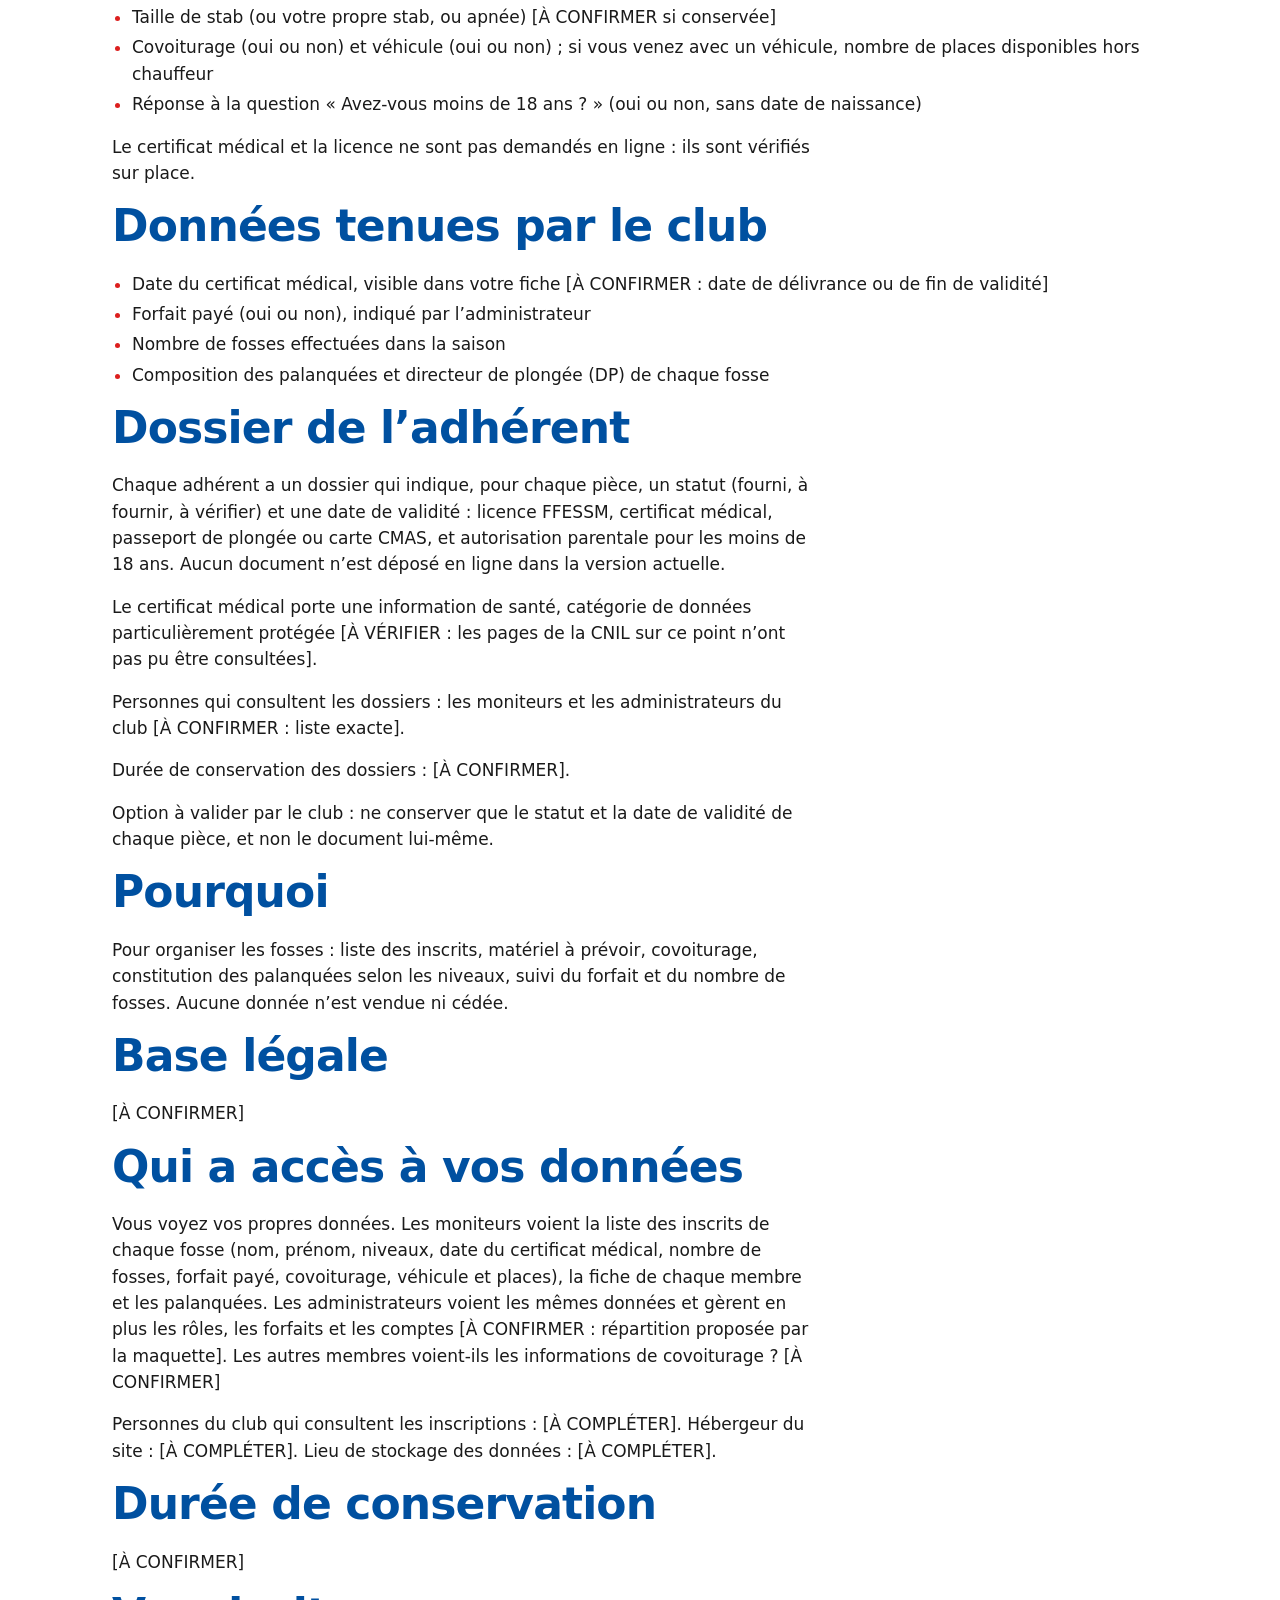
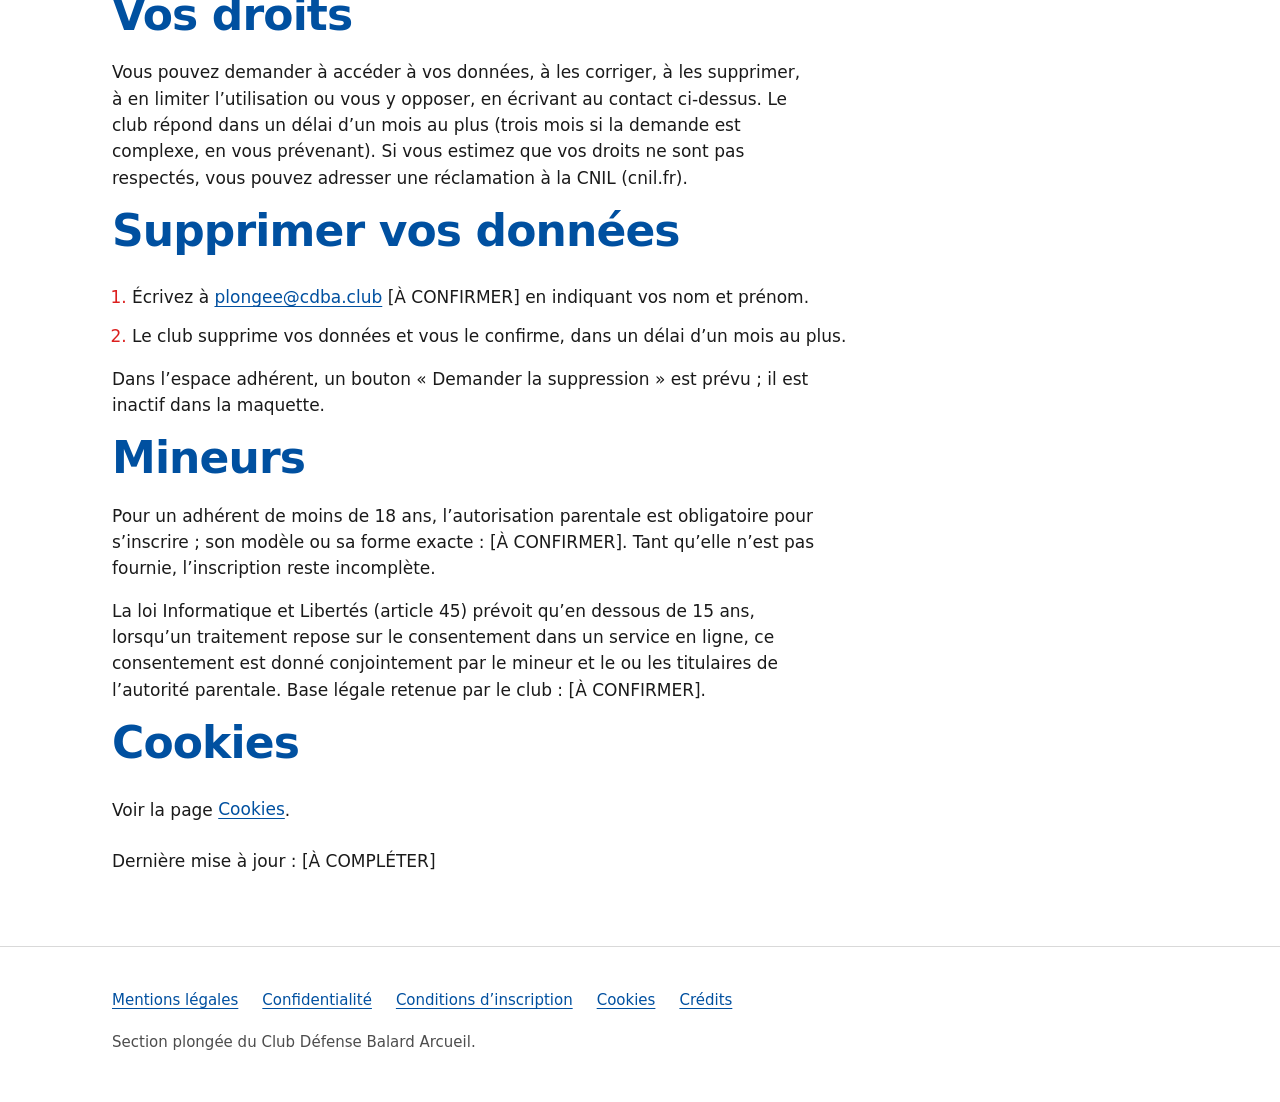
<file: CDBA-demo-public/confidentialite.html>
<!doctype html>
<html lang="fr">
<head>
  <meta charset="utf-8">
  <meta name="viewport" content="width=device-width, initial-scale=1">
  <meta http-equiv="Content-Security-Policy" content="default-src 'none'; img-src 'self'; style-src 'self'; script-src 'self'; form-action 'none'; base-uri 'none'">
  <meta name="referrer" content="no-referrer">
  <meta name="robots" content="noindex, nofollow">
  <meta name="theme-color" content="#ffffff">
  <title>Politique de confidentialité | Section plongée du CDBA</title>
  <meta name="description" content="Politique de confidentialité du site de la section plongée du Club Défense Balard Arcueil : données de l’inscription aux fosses, droits et suppression.">
  <meta property="og:type" content="website">
  <meta property="og:locale" content="fr_FR">
  <meta property="og:site_name" content="Section plongée du CDBA">
  <meta property="og:title" content="Politique de confidentialité | Section plongée du CDBA">
  <meta property="og:description" content="Politique de confidentialité du site de la section plongée du Club Défense Balard Arcueil : données de l’inscription aux fosses, droits et suppression.">
  <link rel="icon" href="img/logo-cdba.png" type="image/png">
  <link rel="stylesheet" href="css/style.css">
</head>
<body>
  <p class="bandeau-demo-publique">Version de démonstration, non officielle. Contenu provisoire.</p>
  <a class="lien-evitement" href="#contenu">Aller au contenu</a>

  <header class="entete">
    <div class="conteneur">
      <a class="marque" href="index.html">
        <img src="img/logo-cdba.png" width="511" height="391" alt="Club Défense Balard Arcueil, retour à l’accueil">
      </a>
      <nav class="nav" aria-label="Navigation principale">
        <ul>
          <li><a href="index.html">Les fosses</a></li>
          <li><a href="inscription.html">Inscription</a></li>
        </ul>
      </nav>
    </div>
  </header>

  <main id="contenu">
    <section class="ouverture bande-claire motif" aria-labelledby="titre-page">
      <div class="conteneur">
        <h1 id="titre-page">Politique de confidentialité</h1>
        <hr class="filet-rouge">
        <p class="version-provisoire">Version provisoire, en attente de validation par le club</p>
      </div>
    </section>

    <section class="rubrique">
      <div class="conteneur">
        <h2>Responsable du traitement</h2>
        <p>[À CONFIRMER] Club Défense Balard Arcueil (60 boulevard du Général Martial Valin, CS 21623, 75509 Paris Cedex 15) ou Fédération des Clubs de la Défense, à Arcueil : le responsable des données d’inscription reste à désigner.</p>
        <p>Délégué ou déléguée à la protection des données : [À CONFIRMER].</p>
        <p>Contact pour vos données : <a class="lien-cible" href="mailto:plongee@cdba.club">plongee@cdba.club</a> [À CONFIRMER]. Le site cdba.club indique que ses données de contact sont réservées à la fédération ; aucune adresse e-mail publique du club n’est connue.</p>
        <h2>Accès au site et identifiants</h2>
        <p>Le site public est ouvert à tous, sans connexion. Seul l’espace adhérent demande un identifiant et un mot de passe. Il n’est pas possible de créer soi-même un compte : les identifiants sont fournis par l’administrateur du club [qui : À CONFIRMER] [À CONFIRMER : comptes créés par l’administrateur ou inscription libre ?].</p>
        <p>Données du compte : identifiant, mot de passe, rôle (adhérent, moniteur ou administrateur, fixé par l’administrateur) et adresse e-mail pour recevoir un lien en cas de mot de passe oublié [À CONFIRMER]. Le mot de passe est défini ou changé par l’adhérent dans son espace.</p>
        <p>L’espace adhérent n’est pas encore en service : la version actuelle est une maquette qui n’enregistre rien.</p>
        <h2>Données de l’inscription à une fosse</h2>
        <ul class="liste">
          <li>Nom et prénom, issus de votre profil</li>
          <li>Niveau de plongée et/ou niveau d’apnée, issus de votre profil [À CONFIRMER]</li>
          <li>Date de la fosse choisie (plongée ou apnée)</li>
          <li>Taille de stab (ou votre propre stab, ou apnée) [À CONFIRMER si conservée]</li>
          <li>Covoiturage (oui ou non) et véhicule (oui ou non) ; si vous venez avec un véhicule, nombre de places disponibles hors chauffeur</li>
          <li>Réponse à la question « Avez-vous moins de 18 ans ? » (oui ou non, sans date de naissance)</li>
        </ul>
        <p>Le certificat médical et la licence ne sont pas demandés en ligne : ils sont vérifiés sur place.</p>
        <h2>Données tenues par le club</h2>
        <ul class="liste">
          <li>Date du certificat médical, visible dans votre fiche [À CONFIRMER : date de délivrance ou de fin de validité]</li>
          <li>Forfait payé (oui ou non), indiqué par l’administrateur</li>
          <li>Nombre de fosses effectuées dans la saison</li>
          <li>Composition des palanquées et directeur de plongée (DP) de chaque fosse</li>
        </ul>
        <h2>Dossier de l’adhérent</h2>
        <p>Chaque adhérent a un dossier qui indique, pour chaque pièce, un statut (fourni, à fournir, à vérifier) et une date de validité : licence FFESSM, certificat médical, passeport de plongée ou carte CMAS, et autorisation parentale pour les moins de 18 ans. Aucun document n’est déposé en ligne dans la version actuelle.</p>
        <p>Le certificat médical porte une information de santé, catégorie de données particulièrement protégée [À VÉRIFIER : les pages de la CNIL sur ce point n’ont pas pu être consultées].</p>
        <p>Personnes qui consultent les dossiers : les moniteurs et les administrateurs du club [À CONFIRMER : liste exacte].</p>
        <p>Durée de conservation des dossiers : [À CONFIRMER].</p>
        <p>Option à valider par le club : ne conserver que le statut et la date de validité de chaque pièce, et non le document lui-même.</p>
        <h2>Pourquoi</h2>
        <p>Pour organiser les fosses : liste des inscrits, matériel à prévoir, covoiturage, constitution des palanquées selon les niveaux, suivi du forfait et du nombre de fosses. Aucune donnée n’est vendue ni cédée.</p>
        <h2>Base légale</h2>
        <p>[À CONFIRMER]</p>
        <h2>Qui a accès à vos données</h2>
        <p>Vous voyez vos propres données. Les moniteurs voient la liste des inscrits de chaque fosse (nom, prénom, niveaux, date du certificat médical, nombre de fosses, forfait payé, covoiturage, véhicule et places), la fiche de chaque membre et les palanquées. Les administrateurs voient les mêmes données et gèrent en plus les rôles, les forfaits et les comptes [À CONFIRMER : répartition proposée par la maquette]. Les autres membres voient-ils les informations de covoiturage ? [À CONFIRMER]</p>
        <p>Personnes du club qui consultent les inscriptions : [À COMPLÉTER]. Hébergeur du site : [À COMPLÉTER]. Lieu de stockage des données : [À COMPLÉTER].</p>
        <h2>Durée de conservation</h2>
        <p>[À CONFIRMER]</p>
        <h2>Vos droits</h2>
        <p>Vous pouvez demander à accéder à vos données, à les corriger, à les supprimer, à en limiter l’utilisation ou vous y opposer, en écrivant au contact ci-dessus. Le club répond dans un délai d’un mois au plus (trois mois si la demande est complexe, en vous prévenant). Si vous estimez que vos droits ne sont pas respectés, vous pouvez adresser une réclamation à la CNIL (cnil.fr).</p>
        <h2>Supprimer vos données</h2>
        <ol class="liste">
          <li>Écrivez à <a class="lien-cible" href="mailto:plongee@cdba.club">plongee@cdba.club</a> [À CONFIRMER] en indiquant vos nom et prénom.</li>
          <li>Le club supprime vos données et vous le confirme, dans un délai d’un mois au plus.</li>
        </ol>
        <p>Dans l’espace adhérent, un bouton « Demander la suppression » est prévu ; il est inactif dans la maquette.</p>
        <h2>Mineurs</h2>
        <p>Pour un adhérent de moins de 18 ans, l’autorisation parentale est obligatoire pour s’inscrire ; son modèle ou sa forme exacte : [À CONFIRMER]. Tant qu’elle n’est pas fournie, l’inscription reste incomplète.</p>
        <p>La loi Informatique et Libertés (article 45) prévoit qu’en dessous de 15 ans, lorsqu’un traitement repose sur le consentement dans un service en ligne, ce consentement est donné conjointement par le mineur et le ou les titulaires de l’autorité parentale. Base légale retenue par le club : [À CONFIRMER].</p>
        <h2>Cookies</h2>
        <p>Voir la page <a class="lien-cible" href="cookies.html">Cookies</a>.</p>
        <p>Dernière mise à jour : [À COMPLÉTER]</p>
      </div>
    </section>
  </main>

  <footer class="pied">
    <div class="conteneur">
      <ul>
        <li><a href="mentions-legales.html">Mentions légales</a></li>
        <li><a href="confidentialite.html" aria-current="page">Confidentialité</a></li>
        <li><a href="conditions.html">Conditions d’inscription</a></li>
        <li><a href="cookies.html">Cookies</a></li>
        <li><a href="credits.html">Crédits</a></li>
      </ul>
      <p>Section plongée du Club Défense Balard Arcueil.</p>
    </div>
  </footer>
</body>
</html>
</file>
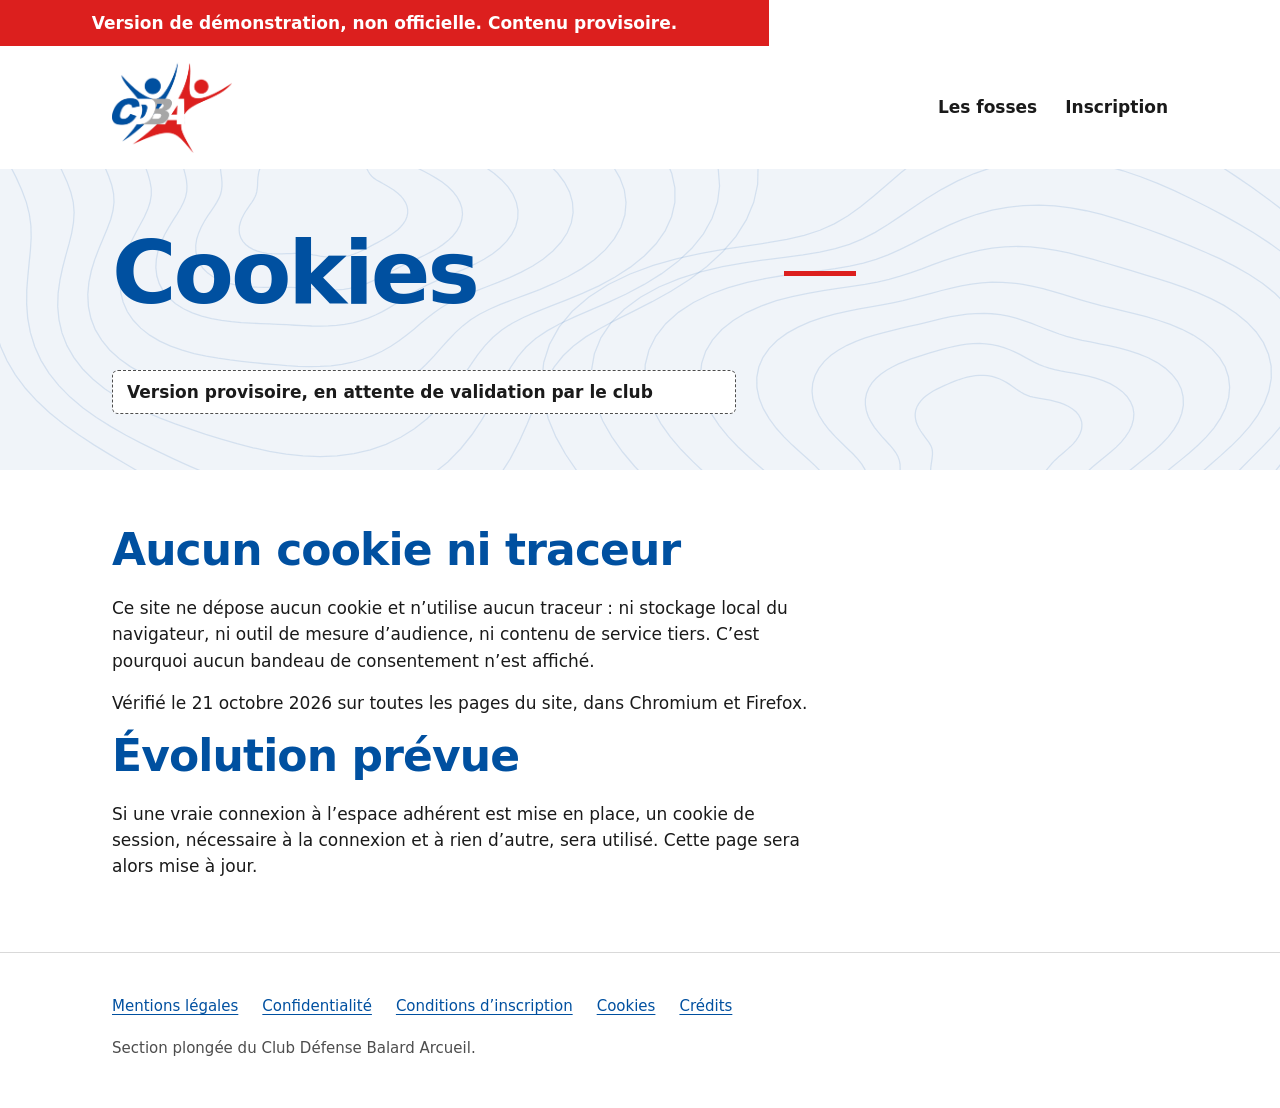
<file: CDBA-demo-public/cookies.html>
<!doctype html>
<html lang="fr">
<head>
  <meta charset="utf-8">
  <meta name="viewport" content="width=device-width, initial-scale=1">
  <meta http-equiv="Content-Security-Policy" content="default-src 'none'; img-src 'self'; style-src 'self'; script-src 'self'; form-action 'none'; base-uri 'none'">
  <meta name="referrer" content="no-referrer">
  <meta name="robots" content="noindex, nofollow">
  <meta name="theme-color" content="#ffffff">
  <title>Cookies | Section plongée du CDBA</title>
  <meta name="description" content="Cookies et traceurs sur le site de la section plongée du Club Défense Balard Arcueil : aucun cookie ni traceur.">
  <meta property="og:type" content="website">
  <meta property="og:locale" content="fr_FR">
  <meta property="og:site_name" content="Section plongée du CDBA">
  <meta property="og:title" content="Cookies | Section plongée du CDBA">
  <meta property="og:description" content="Cookies et traceurs sur le site de la section plongée du Club Défense Balard Arcueil : aucun cookie ni traceur.">
  <link rel="icon" href="img/logo-cdba.png" type="image/png">
  <link rel="stylesheet" href="css/style.css">
</head>
<body>
  <p class="bandeau-demo-publique">Version de démonstration, non officielle. Contenu provisoire.</p>
  <a class="lien-evitement" href="#contenu">Aller au contenu</a>

  <header class="entete">
    <div class="conteneur">
      <a class="marque" href="index.html">
        <img src="img/logo-cdba.png" width="511" height="391" alt="Club Défense Balard Arcueil, retour à l’accueil">
      </a>
      <nav class="nav" aria-label="Navigation principale">
        <ul>
          <li><a href="index.html">Les fosses</a></li>
          <li><a href="inscription.html">Inscription</a></li>
        </ul>
      </nav>
    </div>
  </header>

  <main id="contenu">
    <section class="ouverture bande-claire motif" aria-labelledby="titre-page">
      <div class="conteneur">
        <h1 id="titre-page">Cookies</h1>
        <hr class="filet-rouge">
        <p class="version-provisoire">Version provisoire, en attente de validation par le club</p>
      </div>
    </section>

    <section class="rubrique">
      <div class="conteneur">
        <h2>Aucun cookie ni traceur</h2>
        <p>Ce site ne dépose aucun cookie et n’utilise aucun traceur : ni stockage local du navigateur, ni outil de mesure d’audience, ni contenu de service tiers. C’est pourquoi aucun bandeau de consentement n’est affiché.</p>
        <p>Vérifié le 21 octobre 2026 sur toutes les pages du site, dans Chromium et Firefox.</p>
        <h2>Évolution prévue</h2>
        <p>Si une vraie connexion à l’espace adhérent est mise en place, un cookie de session, nécessaire à la connexion et à rien d’autre, sera utilisé. Cette page sera alors mise à jour.</p>
      </div>
    </section>
  </main>

  <footer class="pied">
    <div class="conteneur">
      <ul>
        <li><a href="mentions-legales.html">Mentions légales</a></li>
        <li><a href="confidentialite.html">Confidentialité</a></li>
        <li><a href="conditions.html">Conditions d’inscription</a></li>
        <li><a href="cookies.html" aria-current="page">Cookies</a></li>
        <li><a href="credits.html">Crédits</a></li>
      </ul>
      <p>Section plongée du Club Défense Balard Arcueil.</p>
    </div>
  </footer>
</body>
</html>
</file>
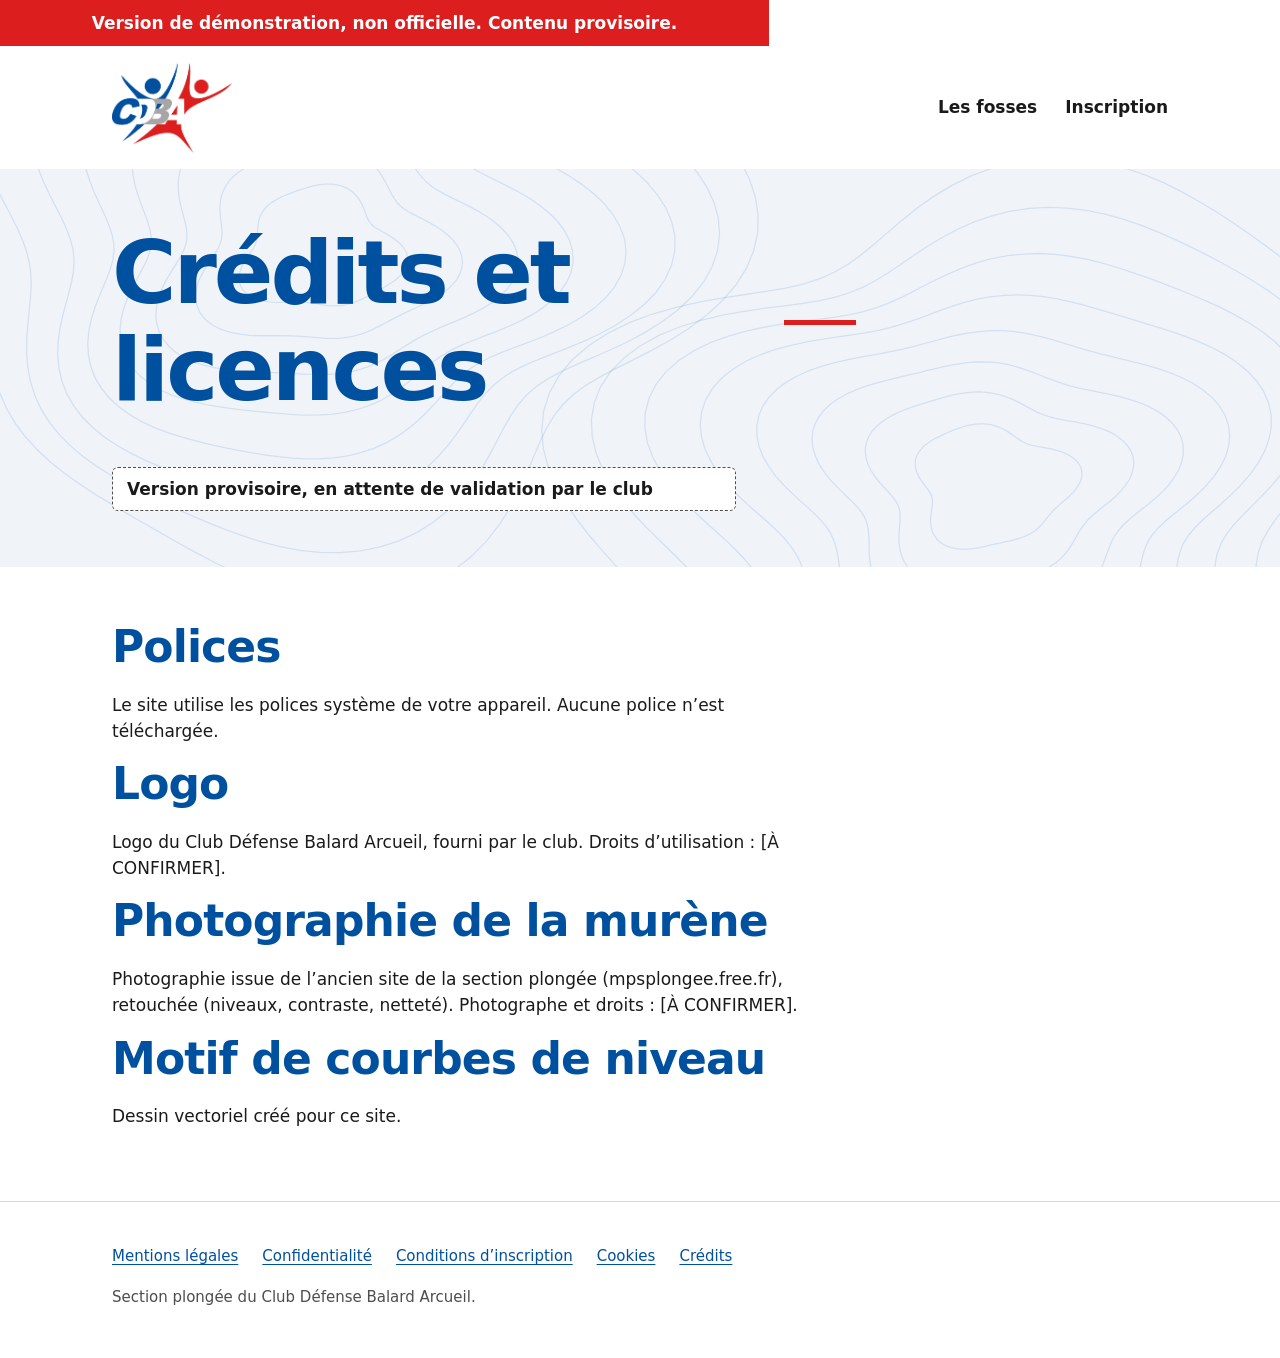
<file: CDBA-demo-public/credits.html>
<!doctype html>
<html lang="fr">
<head>
  <meta charset="utf-8">
  <meta name="viewport" content="width=device-width, initial-scale=1">
  <meta http-equiv="Content-Security-Policy" content="default-src 'none'; img-src 'self'; style-src 'self'; script-src 'self'; form-action 'none'; base-uri 'none'">
  <meta name="referrer" content="no-referrer">
  <meta name="robots" content="noindex, nofollow">
  <meta name="theme-color" content="#ffffff">
  <title>Crédits et licences | Section plongée du CDBA</title>
  <meta name="description" content="Crédits et licences du site de la section plongée du Club Défense Balard Arcueil : polices, logo, photographie.">
  <meta property="og:type" content="website">
  <meta property="og:locale" content="fr_FR">
  <meta property="og:site_name" content="Section plongée du CDBA">
  <meta property="og:title" content="Crédits et licences | Section plongée du CDBA">
  <meta property="og:description" content="Crédits et licences du site de la section plongée du Club Défense Balard Arcueil : polices, logo, photographie.">
  <link rel="icon" href="img/logo-cdba.png" type="image/png">
  <link rel="stylesheet" href="css/style.css">
</head>
<body>
  <p class="bandeau-demo-publique">Version de démonstration, non officielle. Contenu provisoire.</p>
  <a class="lien-evitement" href="#contenu">Aller au contenu</a>

  <header class="entete">
    <div class="conteneur">
      <a class="marque" href="index.html">
        <img src="img/logo-cdba.png" width="511" height="391" alt="Club Défense Balard Arcueil, retour à l’accueil">
      </a>
      <nav class="nav" aria-label="Navigation principale">
        <ul>
          <li><a href="index.html">Les fosses</a></li>
          <li><a href="inscription.html">Inscription</a></li>
        </ul>
      </nav>
    </div>
  </header>

  <main id="contenu">
    <section class="ouverture bande-claire motif" aria-labelledby="titre-page">
      <div class="conteneur">
        <h1 id="titre-page">Crédits et licences</h1>
        <hr class="filet-rouge">
        <p class="version-provisoire">Version provisoire, en attente de validation par le club</p>
      </div>
    </section>

    <section class="rubrique">
      <div class="conteneur">
        <h2>Polices</h2>
        <p>Le site utilise les polices système de votre appareil. Aucune police n’est téléchargée.</p>
        <h2>Logo</h2>
        <p>Logo du Club Défense Balard Arcueil, fourni par le club. Droits d’utilisation : [À CONFIRMER].</p>
        <h2>Photographie de la murène</h2>
        <p>Photographie issue de l’ancien site de la section plongée (mpsplongee.free.fr), retouchée (niveaux, contraste, netteté). Photographe et droits : [À CONFIRMER].</p>
        <h2>Motif de courbes de niveau</h2>
        <p>Dessin vectoriel créé pour ce site.</p>
      </div>
    </section>
  </main>

  <footer class="pied">
    <div class="conteneur">
      <ul>
        <li><a href="mentions-legales.html">Mentions légales</a></li>
        <li><a href="confidentialite.html">Confidentialité</a></li>
        <li><a href="conditions.html">Conditions d’inscription</a></li>
        <li><a href="cookies.html">Cookies</a></li>
        <li><a href="credits.html" aria-current="page">Crédits</a></li>
      </ul>
      <p>Section plongée du Club Défense Balard Arcueil.</p>
    </div>
  </footer>
</body>
</html>
</file>
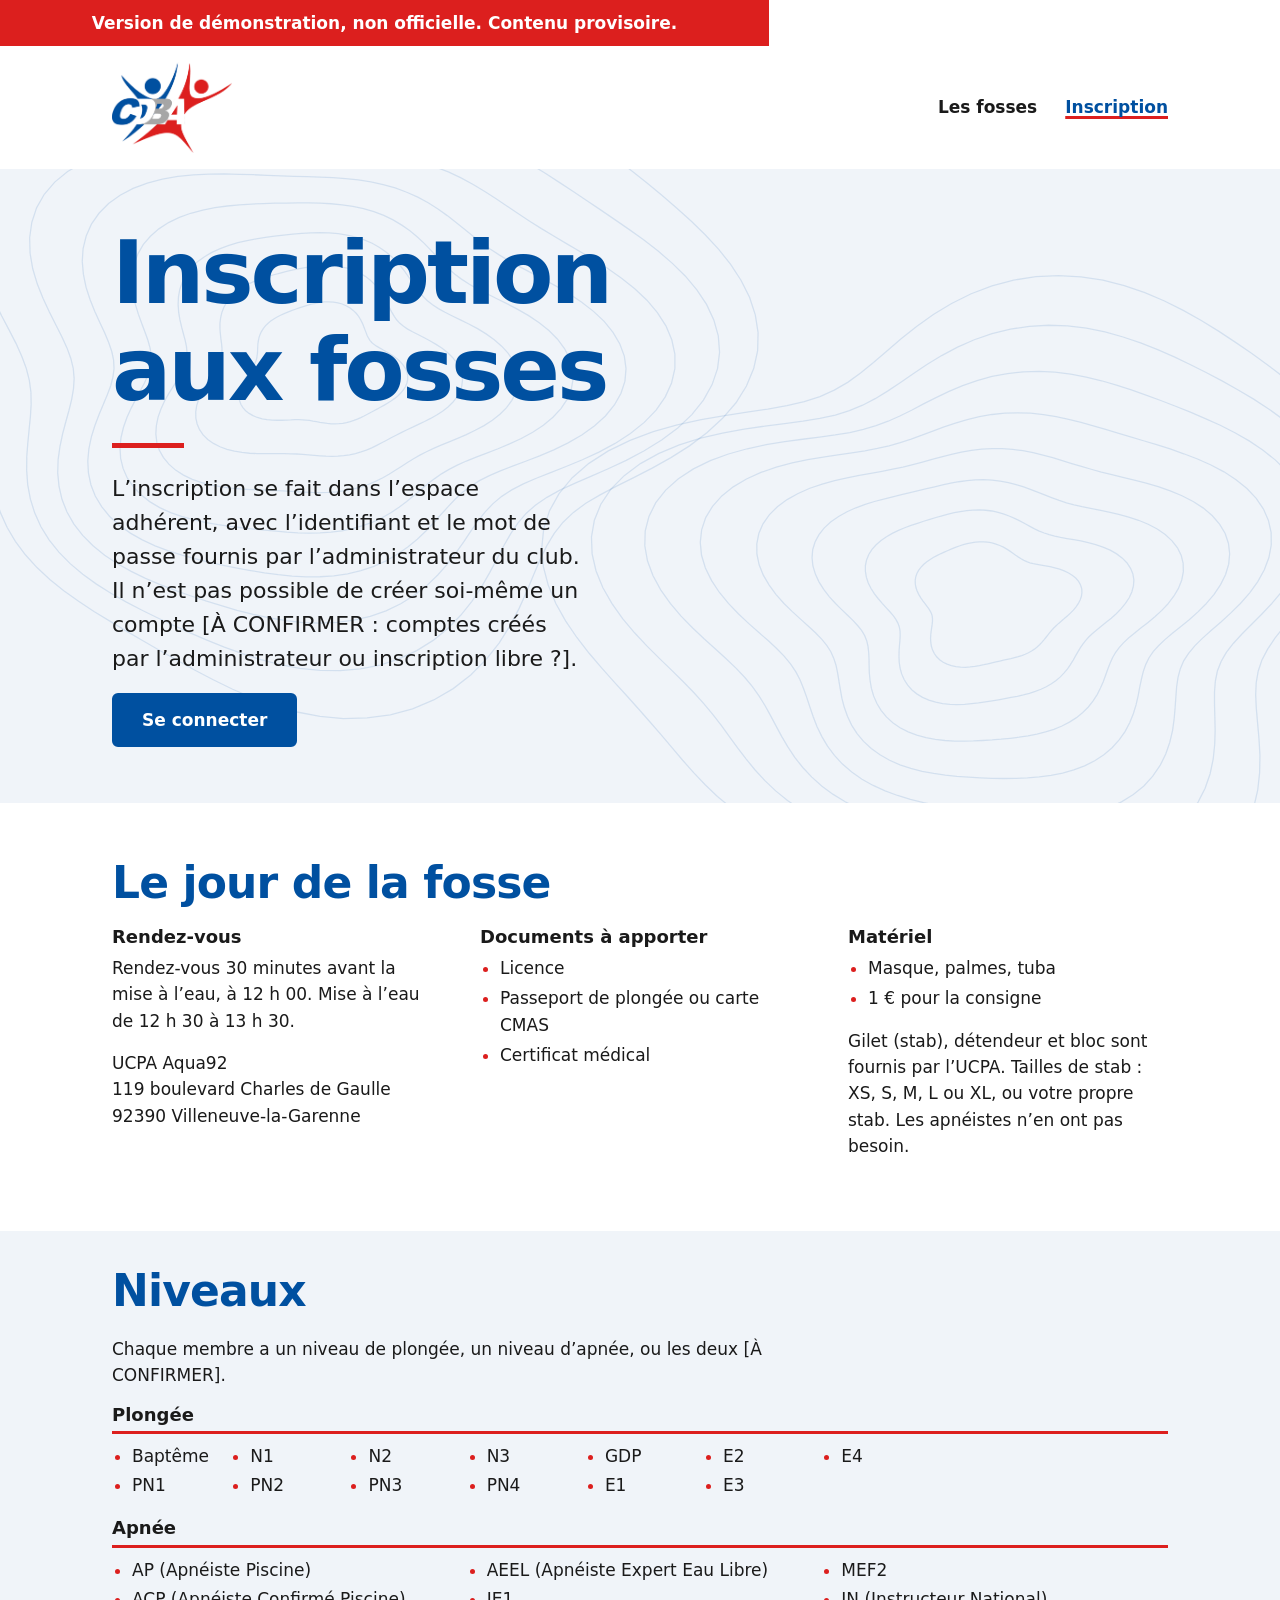
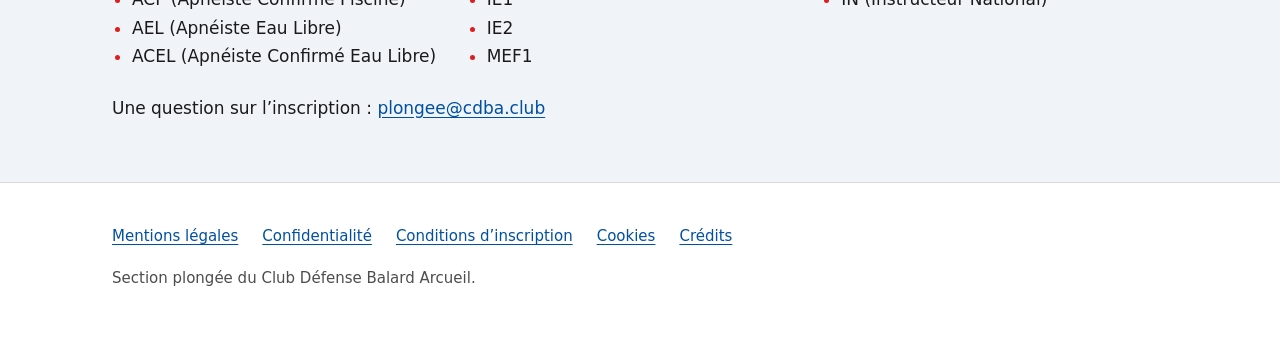
<file: CDBA-demo-public/inscription.html>
<!doctype html>
<html lang="fr">
<head>
  <meta charset="utf-8">
  <meta name="viewport" content="width=device-width, initial-scale=1">
  <meta http-equiv="Content-Security-Policy" content="default-src 'none'; img-src 'self'; style-src 'self'; script-src 'self'; form-action 'none'; base-uri 'none'">
  <meta name="referrer" content="no-referrer">
  <meta name="robots" content="noindex, nofollow">
  <meta name="theme-color" content="#ffffff">
  <title>Inscription aux fosses | Section plongée du CDBA</title>
  <meta name="description" content="Comment s’inscrire aux fosses du dimanche de la section plongée du Club Défense Balard Arcueil : rendez-vous, documents, matériel et niveaux.">
  <meta property="og:type" content="website">
  <meta property="og:locale" content="fr_FR">
  <meta property="og:site_name" content="Section plongée du CDBA">
  <meta property="og:title" content="Inscription aux fosses | Section plongée du CDBA">
  <meta property="og:description" content="Comment s’inscrire aux fosses du dimanche de la section plongée du Club Défense Balard Arcueil : rendez-vous, documents, matériel et niveaux.">
  <link rel="icon" href="img/logo-cdba.png" type="image/png">
  <link rel="stylesheet" href="css/style.css">
</head>
<body>
  <p class="bandeau-demo-publique">Version de démonstration, non officielle. Contenu provisoire.</p>
  <a class="lien-evitement" href="#contenu">Aller au contenu</a>

  <header class="entete">
    <div class="conteneur">
      <a class="marque" href="index.html">
        <img src="img/logo-cdba.png" width="511" height="391" alt="Club Défense Balard Arcueil, retour à l’accueil">
      </a>
      <nav class="nav" aria-label="Navigation principale">
        <ul>
              <li><a href="index.html">Les fosses</a></li>
              <li><a href="inscription.html" aria-current="page">Inscription</a></li>
        </ul>
      </nav>
    </div>
  </header>

  <main id="contenu">
    <section class="ouverture bande-claire motif" aria-labelledby="titre-page">
      <div class="conteneur">
        <div>
          <h1 id="titre-page">Inscription aux fosses</h1>
          <hr class="filet-rouge">
          <p class="chapeau">L’inscription se fait dans l’espace adhérent, avec l’identifiant et le mot de passe fournis par l’administrateur du club. Il n’est pas possible de créer soi-même un compte [À CONFIRMER : comptes créés par l’administrateur ou inscription libre ?].</p>
          <a class="bouton" href="connexion/index.html">Se connecter</a>
        </div>
      </div>
    </section>

    <section class="rubrique" aria-labelledby="titre-pratique">
      <div class="conteneur">
        <h2 id="titre-pratique">Le jour de la fosse</h2>
        <div class="colonnes">
          <div>
            <h3>Rendez-vous</h3>
            <p>Rendez-vous 30 minutes avant la mise à l’eau, à 12&nbsp;h&nbsp;00. Mise à l’eau de 12&nbsp;h&nbsp;30 à 13&nbsp;h&nbsp;30.</p>
            <p>
              UCPA Aqua92<br>
              119 boulevard Charles de Gaulle<br>
              92390 Villeneuve-la-Garenne
            </p>
          </div>
          <div>
            <h3>Documents à apporter</h3>
            <ul class="liste">
              <li>Licence</li>
              <li>Passeport de plongée ou carte CMAS</li>
              <li>Certificat médical</li>
            </ul>
          </div>
          <div>
            <h3>Matériel</h3>
            <ul class="liste">
              <li>Masque, palmes, tuba</li>
              <li>1&nbsp;€ pour la consigne</li>
            </ul>
            <p>Gilet (stab), détendeur et bloc sont fournis par l’UCPA. Tailles de stab : XS, S, M, L ou XL, ou votre propre stab. Les apnéistes n’en ont pas besoin.</p>
          </div>
        </div>
      </div>
    </section>

    <section class="rubrique rubrique-serree bande-claire" aria-labelledby="titre-niveaux">
      <div class="conteneur">
        <h2 id="titre-niveaux">Niveaux</h2>
        <p>Chaque membre a un niveau de plongée, un niveau d’apnée, ou les deux [À CONFIRMER].</p>
        <div class="groupes-niveaux">
          <div>
            <h3>Plongée</h3>
            <ul class="liste niveaux">
              <li>Baptême</li>
              <li>PN1</li>
              <li>N1</li>
              <li>PN2</li>
              <li>N2</li>
              <li>PN3</li>
              <li>N3</li>
              <li>PN4</li>
              <li>GDP</li>
              <li>E1</li>
              <li>E2</li>
              <li>E3</li>
              <li>E4</li>
            </ul>
          </div>
          <div>
            <h3>Apnée</h3>
            <ul class="liste niveaux niveaux-longs">
              <li>AP (Apnéiste Piscine)</li>
              <li>ACP (Apnéiste Confirmé Piscine)</li>
              <li>AEL (Apnéiste Eau Libre)</li>
              <li>ACEL (Apnéiste Confirmé Eau Libre)</li>
              <li>AEEL (Apnéiste Expert Eau Libre)</li>
              <li>IE1</li>
              <li>IE2</li>
              <li>MEF1</li>
              <li>MEF2</li>
              <li>IN (Instructeur National)</li>
            </ul>
          </div>
        </div>
        <p>Une question sur l’inscription : <a class="lien-cible" href="mailto:plongee@cdba.club">plongee@cdba.club</a></p>
      </div>
    </section>
  </main>

  <footer class="pied">
    <div class="conteneur">
      <ul>
        <li><a href="mentions-legales.html">Mentions légales</a></li>
        <li><a href="confidentialite.html">Confidentialité</a></li>
        <li><a href="conditions.html">Conditions d’inscription</a></li>
        <li><a href="cookies.html">Cookies</a></li>
        <li><a href="credits.html">Crédits</a></li>
      </ul>
      <p>Section plongée du Club Défense Balard Arcueil.</p>
    </div>
  </footer>
</body>
</html>
</file>
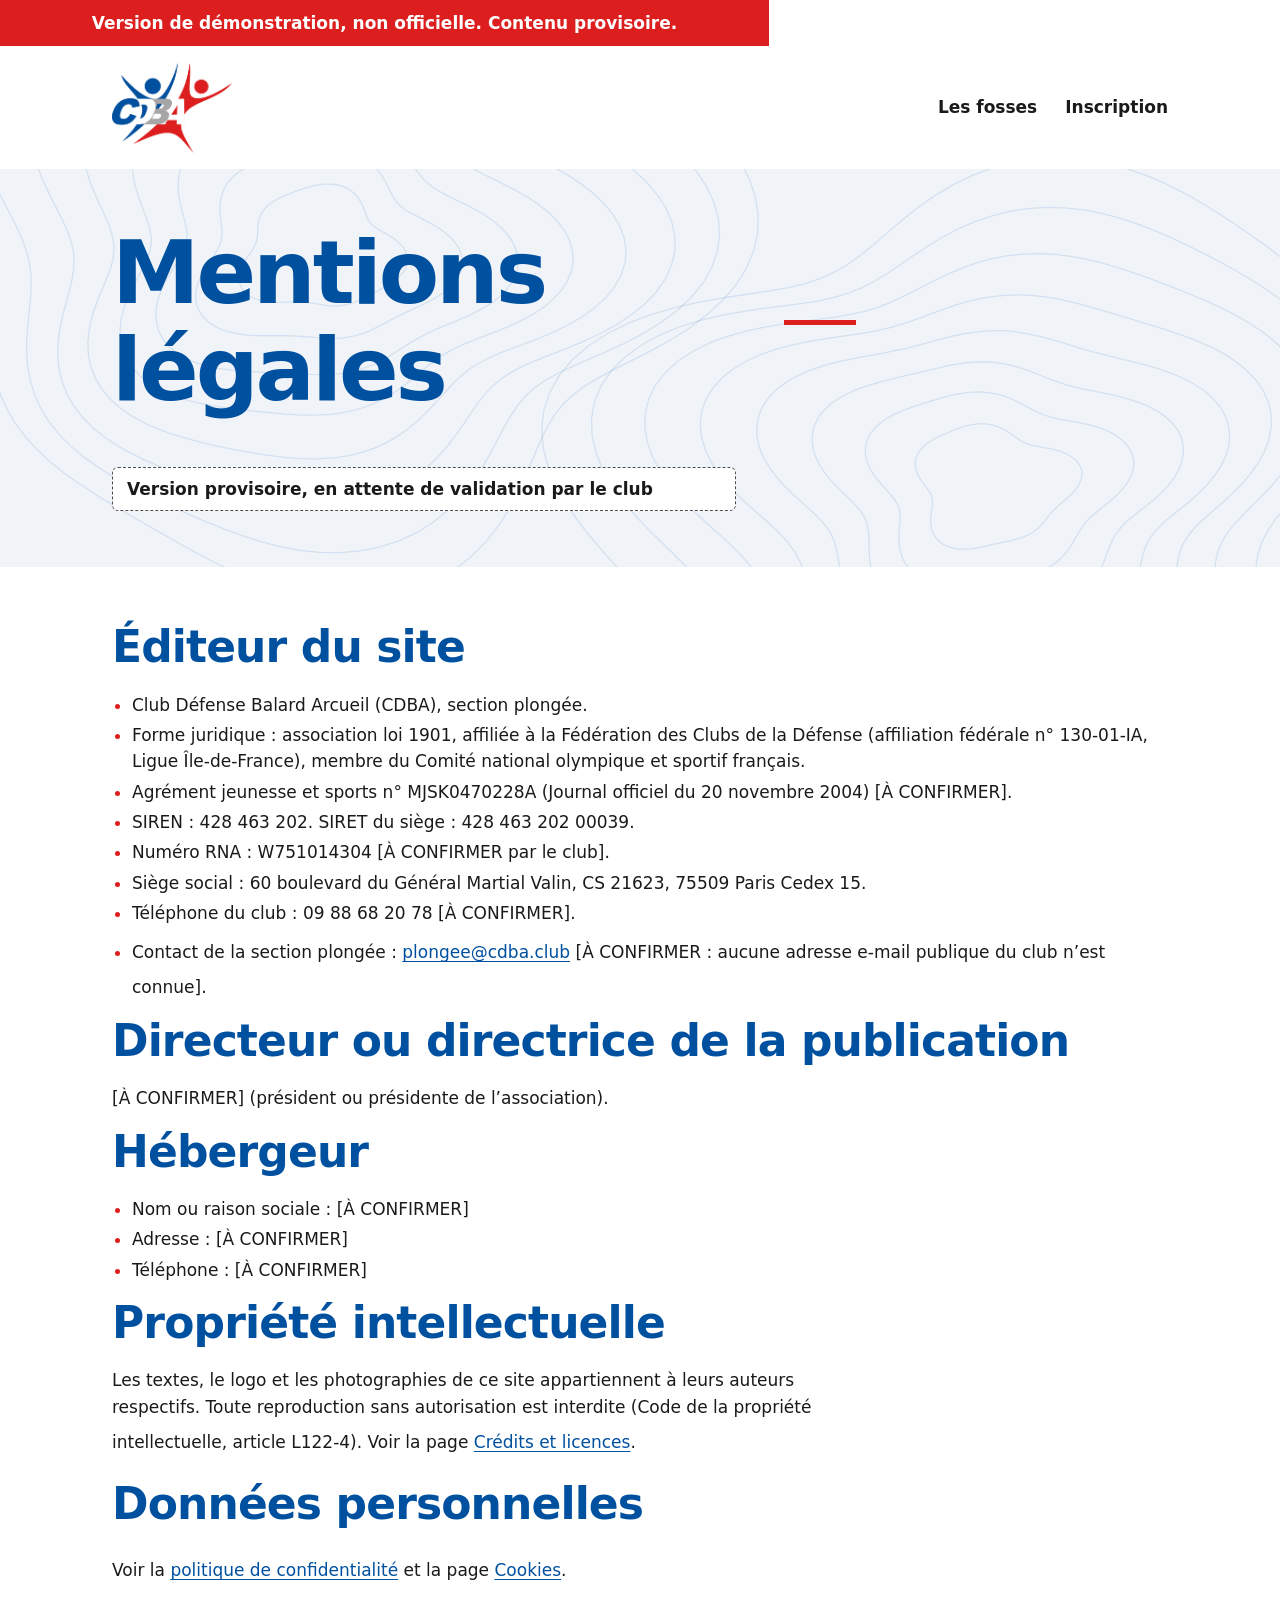
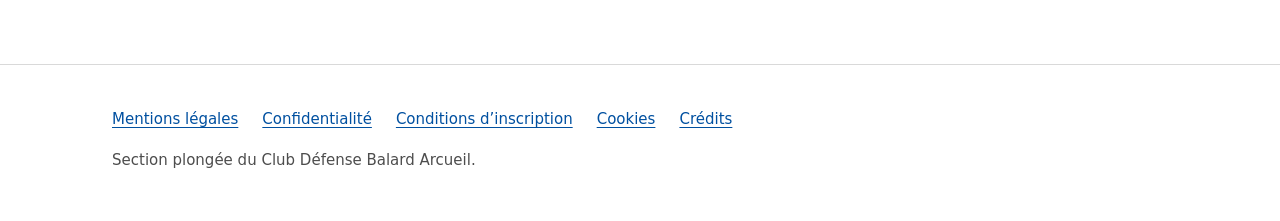
<file: CDBA-demo-public/mentions-legales.html>
<!doctype html>
<html lang="fr">
<head>
  <meta charset="utf-8">
  <meta name="viewport" content="width=device-width, initial-scale=1">
  <meta http-equiv="Content-Security-Policy" content="default-src 'none'; img-src 'self'; style-src 'self'; script-src 'self'; form-action 'none'; base-uri 'none'">
  <meta name="referrer" content="no-referrer">
  <meta name="robots" content="noindex, nofollow">
  <meta name="theme-color" content="#ffffff">
  <title>Mentions légales | Section plongée du CDBA</title>
  <meta name="description" content="Mentions légales du site de la section plongée du Club Défense Balard Arcueil.">
  <meta property="og:type" content="website">
  <meta property="og:locale" content="fr_FR">
  <meta property="og:site_name" content="Section plongée du CDBA">
  <meta property="og:title" content="Mentions légales | Section plongée du CDBA">
  <meta property="og:description" content="Mentions légales du site de la section plongée du Club Défense Balard Arcueil.">
  <link rel="icon" href="img/logo-cdba.png" type="image/png">
  <link rel="stylesheet" href="css/style.css">
</head>
<body>
  <p class="bandeau-demo-publique">Version de démonstration, non officielle. Contenu provisoire.</p>
  <a class="lien-evitement" href="#contenu">Aller au contenu</a>

  <header class="entete">
    <div class="conteneur">
      <a class="marque" href="index.html">
        <img src="img/logo-cdba.png" width="511" height="391" alt="Club Défense Balard Arcueil, retour à l’accueil">
      </a>
      <nav class="nav" aria-label="Navigation principale">
        <ul>
          <li><a href="index.html">Les fosses</a></li>
          <li><a href="inscription.html">Inscription</a></li>
        </ul>
      </nav>
    </div>
  </header>

  <main id="contenu">
    <section class="ouverture bande-claire motif" aria-labelledby="titre-page">
      <div class="conteneur">
        <h1 id="titre-page">Mentions légales</h1>
        <hr class="filet-rouge">
        <p class="version-provisoire">Version provisoire, en attente de validation par le club</p>
      </div>
    </section>

    <section class="rubrique">
      <div class="conteneur">
        <h2>Éditeur du site</h2>
        <ul class="liste">
          <li>Club Défense Balard Arcueil (CDBA), section plongée.</li>
          <li>Forme juridique : association loi 1901, affiliée à la Fédération des Clubs de la Défense (affiliation fédérale n° 130-01-IA, Ligue Île-de-France), membre du Comité national olympique et sportif français.</li>
          <li>Agrément jeunesse et sports n° MJSK0470228A (Journal officiel du 20 novembre 2004) [À CONFIRMER].</li>
          <li>SIREN : 428 463 202. SIRET du siège : 428 463 202 00039.</li>
          <li>Numéro RNA : W751014304 [À CONFIRMER par le club].</li>
          <li>Siège social : 60 boulevard du Général Martial Valin, CS 21623, 75509 Paris Cedex 15.</li>
          <li>Téléphone du club : 09 88 68 20 78 [À CONFIRMER].</li>
          <li>Contact de la section plongée : <a class="lien-cible" href="mailto:plongee@cdba.club">plongee@cdba.club</a> [À CONFIRMER : aucune adresse e-mail publique du club n’est connue].</li>
        </ul>
        <h2>Directeur ou directrice de la publication</h2>
        <p>[À CONFIRMER] (président ou présidente de l’association).</p>
        <h2>Hébergeur</h2>
        <ul class="liste">
          <li>Nom ou raison sociale : [À CONFIRMER]</li>
          <li>Adresse : [À CONFIRMER]</li>
          <li>Téléphone : [À CONFIRMER]</li>
        </ul>
        <h2>Propriété intellectuelle</h2>
        <p>Les textes, le logo et les photographies de ce site appartiennent à leurs auteurs respectifs. Toute reproduction sans autorisation est interdite (Code de la propriété intellectuelle, article L122-4). Voir la page <a class="lien-cible" href="credits.html">Crédits et licences</a>.</p>
        <h2>Données personnelles</h2>
        <p>Voir la <a class="lien-cible" href="confidentialite.html">politique de confidentialité</a> et la page <a class="lien-cible" href="cookies.html">Cookies</a>.</p>
      </div>
    </section>
  </main>

  <footer class="pied">
    <div class="conteneur">
      <ul>
        <li><a href="mentions-legales.html" aria-current="page">Mentions légales</a></li>
        <li><a href="confidentialite.html">Confidentialité</a></li>
        <li><a href="conditions.html">Conditions d’inscription</a></li>
        <li><a href="cookies.html">Cookies</a></li>
        <li><a href="credits.html">Crédits</a></li>
      </ul>
      <p>Section plongée du Club Défense Balard Arcueil.</p>
    </div>
  </footer>
</body>
</html>
</file>
<file: CDBA-demo-public/css/style.css>
/* CDBA, section plongée. Couleurs échantillonnées sur le logo (docs/06-CHARTE.md). */

:root {
  --bleu: #0050a0;
  --rouge: #dc1f1e;
  --gris-logo: #a6a6a6; /* décoration seulement : contraste 2,43:1 */
  --texte: #1a1a1a;
  --texte-2: #4d4d4d;
  --fond: #ffffff;
  --filet: #d9d9d9;
  --bleu-clair: #f0f4f9; /* 6 % de #0050A0 sur blanc */
  --bleu-fonce: #053a57;
  --bleu-pale: #d6e4f0; /* texte secondaire sur bleu foncé : 9,27:1 */
  --rayon: 6px;
  --ombre: 0 10px 28px rgb(0 48 96 / 0.18); /* fixe, teintée du bleu */
  --police: system-ui, -apple-system, "Segoe UI", Roboto, "Helvetica Neue", Arial, sans-serif;
  --mesure: 72rem;
  --gouttiere: clamp(1rem, 4vw, 3rem);
  color-scheme: light;
}

*,
*::before,
*::after {
  box-sizing: border-box;
}

html {
  -webkit-text-size-adjust: 100%;
  text-size-adjust: 100%;
}

body {
  margin: 0;
  background: var(--fond);
  color: var(--texte);
  font-family: var(--police);
  font-size: 1.0625rem;
  line-height: 1.55;
  overflow-wrap: anywhere; /* compte dans la largeur minimale : les mots longs ne forcent plus les grilles */
  caret-color: var(--bleu);
}

::selection {
  background: var(--bleu);
  color: #ffffff;
}

img {
  max-width: 100%;
  height: auto;
}

a {
  color: var(--bleu);
  text-underline-offset: 0.18em;
}

a,
button,
label,
input,
select {
  touch-action: manipulation;
  -webkit-tap-highlight-color: rgb(0 80 160 / 0.15);
}

a:hover {
  text-decoration-thickness: 2px;
}

:focus-visible,
input[type="date"]:focus {
  outline: 3px solid var(--bleu);
  outline-offset: 3px;
}

/* Lien isolé dans le texte : cible tactile de 44 px de haut. */
.lien-cible {
  display: inline-flex;
  align-items: center;
  min-height: 44px;
}

.lien-evitement {
  position: absolute;
  left: var(--gouttiere);
  top: 0.5rem;
  z-index: 10;
  padding: 0.75rem 1rem;
  background: var(--fond);
  transform: translateY(-200%);
}

.lien-evitement:focus {
  transform: none;
}

.conteneur {
  width: 100%;
  max-width: var(--mesure);
  margin-inline: auto;
  padding-inline: var(--gouttiere);
}

/* En-tête */

.entete .conteneur {
  display: flex;
  flex-wrap: wrap;
  align-items: center;
  justify-content: space-between;
  gap: 0.5rem 2rem;
  padding-block: 1rem;
}

.marque {
  display: inline-flex;
  align-items: center;
  min-height: 44px;
}

/* Logo affiché à 120 px au plus : net jusqu'à la densité 4 (fichier de 511 px). */
.marque img {
  display: block;
  width: clamp(88px, 12vw, 120px);
}

.nav ul {
  display: flex;
  flex-wrap: wrap;
  gap: 0 1.75rem;
  margin: 0;
  padding: 0;
  list-style: none;
}

.nav a {
  display: inline-flex;
  align-items: center;
  min-height: 44px;
  color: var(--texte);
  font-weight: 700;
  text-decoration: none;
}

.nav a:hover,
.nav a[aria-current="page"] {
  color: var(--bleu);
  text-decoration: underline;
  text-decoration-color: var(--rouge);
  text-decoration-thickness: 3px;
}

/* Titres : plus d'espace au-dessus qu'en dessous. */

h1,
h2,
h3 {
  line-height: 1.1;
  text-wrap: balance;
}

h1 {
  margin: 0;
  font-size: clamp(2.75rem, 8vw, 5.5rem);
  font-weight: 900;
  letter-spacing: -0.035em;
  color: var(--bleu);
}

h2 {
  margin: 0 0 1.25rem;
  font-size: clamp(1.75rem, 4vw, 2.75rem);
  font-weight: 900;
  letter-spacing: -0.02em;
  color: var(--bleu);
}

h3 {
  margin: 2rem 0 0.5rem;
  font-size: 1.125rem;
  font-weight: 800;
}

h3:first-child {
  margin-top: 0;
}

p {
  margin: 0 0 1rem;
  max-width: 65ch;
}

/* Ouverture : texte à gauche, photo à droite (empilés sur mobile). */

.ouverture {
  padding-block: clamp(2rem, 5vw, 3.5rem);
}

.ouverture .conteneur {
  display: grid;
  gap: 2.5rem;
  align-items: center;
}

@media (min-width: 56rem) {
  .ouverture .conteneur {
    grid-template-columns: minmax(0, 1fr) minmax(0, 24rem);
    gap: 3rem;
  }
}

.filet-rouge {
  width: 4.5rem;
  height: 5px;
  margin: 1.5rem 0;
  border: 0;
  background: var(--rouge);
}

.chapeau {
  font-size: clamp(1.125rem, 2.2vw, 1.375rem);
  max-width: 34ch;
}

.bouton {
  display: inline-flex;
  align-items: center;
  justify-content: center;
  min-height: 48px;
  padding: 0.75rem 1.75rem;
  border: 2px solid var(--bleu);
  border-radius: var(--rayon);
  background: var(--bleu);
  color: #ffffff;
  font: inherit;
  font-weight: 800;
  text-align: center;
  text-decoration: none;
  cursor: pointer;
  transition: background-color 150ms ease-out, color 150ms ease-out;
}

.bouton:hover {
  background: var(--fond);
  color: var(--bleu);
}

.bouton:active {
  transform: translateY(1px);
}

/* Photo, à sa taille native au plus (604 px). */

.photo {
  margin: 0;
  max-width: 604px;
}

.photo img {
  display: block;
  width: 100%;
  border-radius: var(--rayon);
}

/* Verre : fond uni semi-transparent, liseré clair 1 px, ombre fixe. Pas de flou.
   Contraste vérifié au pire cas (pixel noir dessous) : texte 13,2:1, bleu 6,0:1. */
.verre {
  position: relative;
  margin: 0;
  padding: 1.25rem 1.5rem;
  border: 1px solid rgb(255 255 255 / 0.95);
  border-radius: var(--rayon);
  background: rgb(255 255 255 / 0.88);
  box-shadow: var(--ombre);
}

.verre p {
  margin: 0;
}

.verre strong {
  display: block;
  color: var(--bleu);
  font-size: 1.25rem;
  font-weight: 900;
}

/* Sections */

.rubrique {
  padding-block: clamp(2rem, 5vw, 3.5rem);
}

/* Bandes de fond pleines, en alternance. */

.bande-claire {
  background-color: var(--bleu-clair);
}

/* Courbes de niveau : SVG statique externe, traits à 12 % d'opacité.
   Pire pixel (#D3E0EE) : bleu 5,9:1, texte 13:1. */
.motif {
  background-image: url("../img/courbes.svg");
  background-position: center;
  background-size: cover;
}

.bande-foncee {
  background-color: var(--bleu-fonce);
  color: #ffffff;
}

.bande-foncee h2,
.bande-foncee a {
  color: #ffffff;
}

.bande-foncee :focus-visible {
  outline-color: #ffffff;
}

/* Bandeau foncé : dates à gauche, murène à droite à sa taille native au plus. */
.ensemble {
  display: grid;
  gap: 2rem 3rem;
  align-items: center;
}

@media (min-width: 64rem) {
  .ensemble {
    grid-template-columns: minmax(0, 1fr) minmax(0, 604px);
  }
}

/* Dates : une ligne par date (jour et date, horaire), séparées par des filets fins. */
.horaires {
  width: 100%;
  max-width: 40rem;
  margin: 0 0 1.75rem;
  border-collapse: collapse;
  font-variant-numeric: tabular-nums;
  line-height: 1.35;
}

/* Petits écrans : texte un peu réduit pour garder une ligne par date dès 375 px. */
@media (max-width: 30rem) {
  .horaires {
    font-size: 0.9375rem;
  }
}

.horaires caption {
  padding-bottom: 0.4rem;
  border-bottom: 3px solid var(--rouge);
  font-size: 1.125rem;
  font-weight: 800;
  text-align: left;
}

.horaires th,
.horaires td {
  padding: 0.35rem 0.75rem 0.35rem 0;
  border-bottom: 1px solid var(--filet);
  text-align: left;
  vertical-align: baseline;
}

.horaires :is(th, td):last-child {
  padding-right: 0;
}

.horaires thead th {
  color: var(--texte-2);
  font-size: 0.8125rem;
}

.horaires .jour {
  color: var(--texte-2);
  font-weight: 400;
}

.bande-foncee .horaires caption {
  border-bottom-color: var(--bleu-pale);
}

.bande-foncee .horaires :is(th, td) {
  border-bottom-color: rgb(214 228 240 / 0.3);
}

.bande-foncee .horaires :is(thead th, .jour) {
  color: var(--bleu-pale);
}

/* Infos pratiques : trois colonnes de texte, sans cartes. */

.colonnes {
  display: grid;
  gap: 2rem 3rem;
}

@media (min-width: 48rem) {
  .colonnes {
    grid-template-columns: repeat(3, minmax(0, 1fr));
  }
}

.liste {
  margin: 0 0 1rem;
  padding-left: 1.25rem;
}

.liste li {
  margin-bottom: 0.25rem;
}

/* Niveaux : deux groupes titrés, colonnes compactes dont le nombre suit la largeur. */
.rubrique-serree {
  padding-block: clamp(1.5rem, 3vw, 2.25rem);
}

.groupes-niveaux {
  display: grid;
  gap: 1.25rem;
  margin-bottom: 1rem;
}

.groupes-niveaux h3 {
  margin: 0 0 0.6rem;
  padding-bottom: 0.4rem;
  border-bottom: 3px solid var(--rouge);
}

.niveaux {
  columns: 5.5rem;
  column-gap: 1.75rem;
  margin: 0;
}

.niveaux li {
  break-inside: avoid;
  margin-bottom: 0.15rem;
}

.niveaux-longs {
  columns: 15rem;
}

.liste li::marker {
  color: var(--rouge);
}

/* Contenu en attente, signalé : liseré pointillé de 1 px. */

.a-completer {
  padding: 0.75rem 1rem;
  border: 1px dashed var(--texte-2);
  border-radius: var(--rayon);
  color: var(--texte-2);
}

/* Mention « version provisoire » des pages légales : à retirer après validation (docs/14). */
.version-provisoire {
  display: inline-block;
  margin: 0;
  padding: 0.5rem 0.875rem;
  border: 1px dashed var(--texte-2);
  border-radius: var(--rayon);
  background: var(--fond);
  color: var(--texte);
  font-weight: 700;
}

/* À venir : une ligne discrète. */

.a-venir {
  padding-block: 0 clamp(2rem, 5vw, 3rem);
  color: var(--texte-2);
  background-color: var(--bleu-clair);
}

.a-venir ul {
  display: flex;
  flex-wrap: wrap;
  gap: 0.25rem 2rem;
  margin: 0;
  padding: 0;
  list-style: none;
}

/* Formulaire */

.formulaire {
  max-width: 40rem;
}

.champ {
  margin-bottom: 1.5rem;
}

.champ label,
fieldset legend {
  display: block;
  margin-bottom: 0.4rem;
  font-weight: 700;
}

input[type="text"],
input[type="password"],
input[type="email"],
input[type="number"],
input[type="date"],
select {
  width: 100%;
  min-height: 48px;
  padding: 0.6rem 0.75rem;
  border: 2px solid var(--texte-2);
  border-radius: var(--rayon);
  background: var(--fond);
  color: var(--texte);
  font: inherit;
}

fieldset {
  margin: 0 0 1.5rem;
  padding: 0;
  border: 0;
}

.choix {
  display: flex;
  align-items: center;
  gap: 0.75rem;
  min-height: 44px;
  font-weight: 400;
}

.choix input {
  flex: none;
  width: 1.375rem;
  height: 1.375rem;
  margin: 0;
  accent-color: var(--bleu);
}

.choix-groupe {
  display: grid;
  grid-template-columns: repeat(auto-fill, minmax(min(100%, 9rem), 1fr));
  gap: 0 1rem;
}

.consentement {
  align-items: flex-start;
  padding-block: 0.6rem;
}

.consentement input {
  margin-top: 0.15rem;
}

.piege {
  position: absolute;
  left: -10000px;
  width: 1px;
  height: 1px;
  overflow: hidden;
}

/* Erreur sous le champ concerné (rouge du logo : 4,93:1 sur blanc). */
.erreur-champ {
  margin: 0.4rem 0 0;
  color: var(--rouge);
  font-weight: 700;
}

[aria-invalid="true"]:is(input[type="text"], input[type="number"], select) {
  border-color: var(--rouge);
}

.message {
  margin-top: 1.5rem;
  padding: 1rem;
  border: 1px solid var(--bleu);
  border-radius: var(--rayon);
}

.message:empty {
  display: none;
}

.message.erreur {
  border-color: var(--rouge);
}

/* Pied de page */

.pied {
  padding-block: 2rem;
  border-top: 1px solid var(--filet);
  color: var(--texte-2);
  font-size: 0.9375rem;
}

.pied ul {
  display: flex;
  flex-wrap: wrap;
  gap: 0 1.5rem;
  margin: 0 0 0.5rem;
  padding: 0;
  list-style: none;
}

.pied a {
  display: inline-flex;
  align-items: center;
  min-height: 44px;
}

/* Maquette de l’espace adhérent (pages non liées, à retirer avant la mise en ligne). */

.bandeau-maquette {
  margin: 0;
  padding: 0.75rem var(--gouttiere);
  background-color: var(--bleu-fonce);
  color: #ffffff;
  font-weight: 800;
  text-align: center;
}

.comptes-demo {
  padding-block: 1rem 0.5rem;
  border-bottom: 1px solid var(--filet);
}

.exemple {
  color: var(--texte-2);
  font-size: 0.8125rem;
  font-weight: 800;
  letter-spacing: 0.06em;
}

.tableau {
  width: 100%;
  margin-bottom: 1rem;
  border-collapse: collapse;
}

.tableau th,
.tableau td {
  padding: 0.75rem 1rem 0.75rem 0;
  border-bottom: 1px solid var(--filet);
  text-align: left;
  vertical-align: top;
}

.tableau thead th {
  color: var(--texte-2);
  font-size: 0.9375rem;
}

/* Tableaux larges : défilement horizontal dans leur cadre, jamais dans la page. */
.defilement {
  overflow-x: auto;
  margin-bottom: 1.5rem;
}

.defilement .tableau {
  min-width: 44rem;
  margin-bottom: 0;
}

.tableau select {
  min-width: 9rem;
}

/* Palanquées : un filet entre chaque, sans boîte. */
.palanquee {
  padding-top: 1.5rem;
  border-top: 1px solid var(--filet);
}

.palanquee .liste .bouton {
  margin: 0.25rem 0 0.5rem;
}

.fiche {
  display: grid;
  grid-template-columns: fit-content(50%) minmax(0, 1fr); /* intitulés limités à la moitié, retour à la ligne permis */
  gap: 0.5rem 1.5rem;
  margin: 0 0 1.5rem;
}

.fiche dt {
  font-weight: 700;
}

.fiche dd {
  margin: 0;
}

.actions {
  display: flex;
  flex-wrap: wrap;
  gap: 0.75rem 1rem;
  margin: 0;
}

.bouton-secondaire {
  background: var(--fond);
  color: var(--bleu);
}

.bouton-secondaire:hover {
  background: var(--bleu);
  color: #ffffff;
}

.bouton:disabled {
  border-color: var(--texte-2);
  background: var(--fond);
  color: var(--texte-2);
  cursor: not-allowed;
}

.utilisateur {
  margin: 0;
  font-weight: 700;
}

/* Impression : sans leur fond, le texte blanc de ces blocs sortait gris clair sur blanc (PDF Chromium, dates de l'accueil). */
@media print {
  .bande-foncee,
  .bouton,
  .bandeau-maquette {
    -webkit-print-color-adjust: exact;
    print-color-adjust: exact;
  }
}

@media (prefers-reduced-motion: reduce) {
  *,
  *::before,
  *::after {
    transition: none !important;
    animation: none !important;
  }
}

/* Copie publique de démonstration : bandeau présent en haut de chaque page (rouge du logo, blanc 4,93:1). */
.bandeau-demo-publique {
  margin: 0;
  padding: 0.6rem var(--gouttiere);
  background-color: var(--rouge);
  color: #ffffff;
  font-weight: 800;
  text-align: center;
}
</file>
